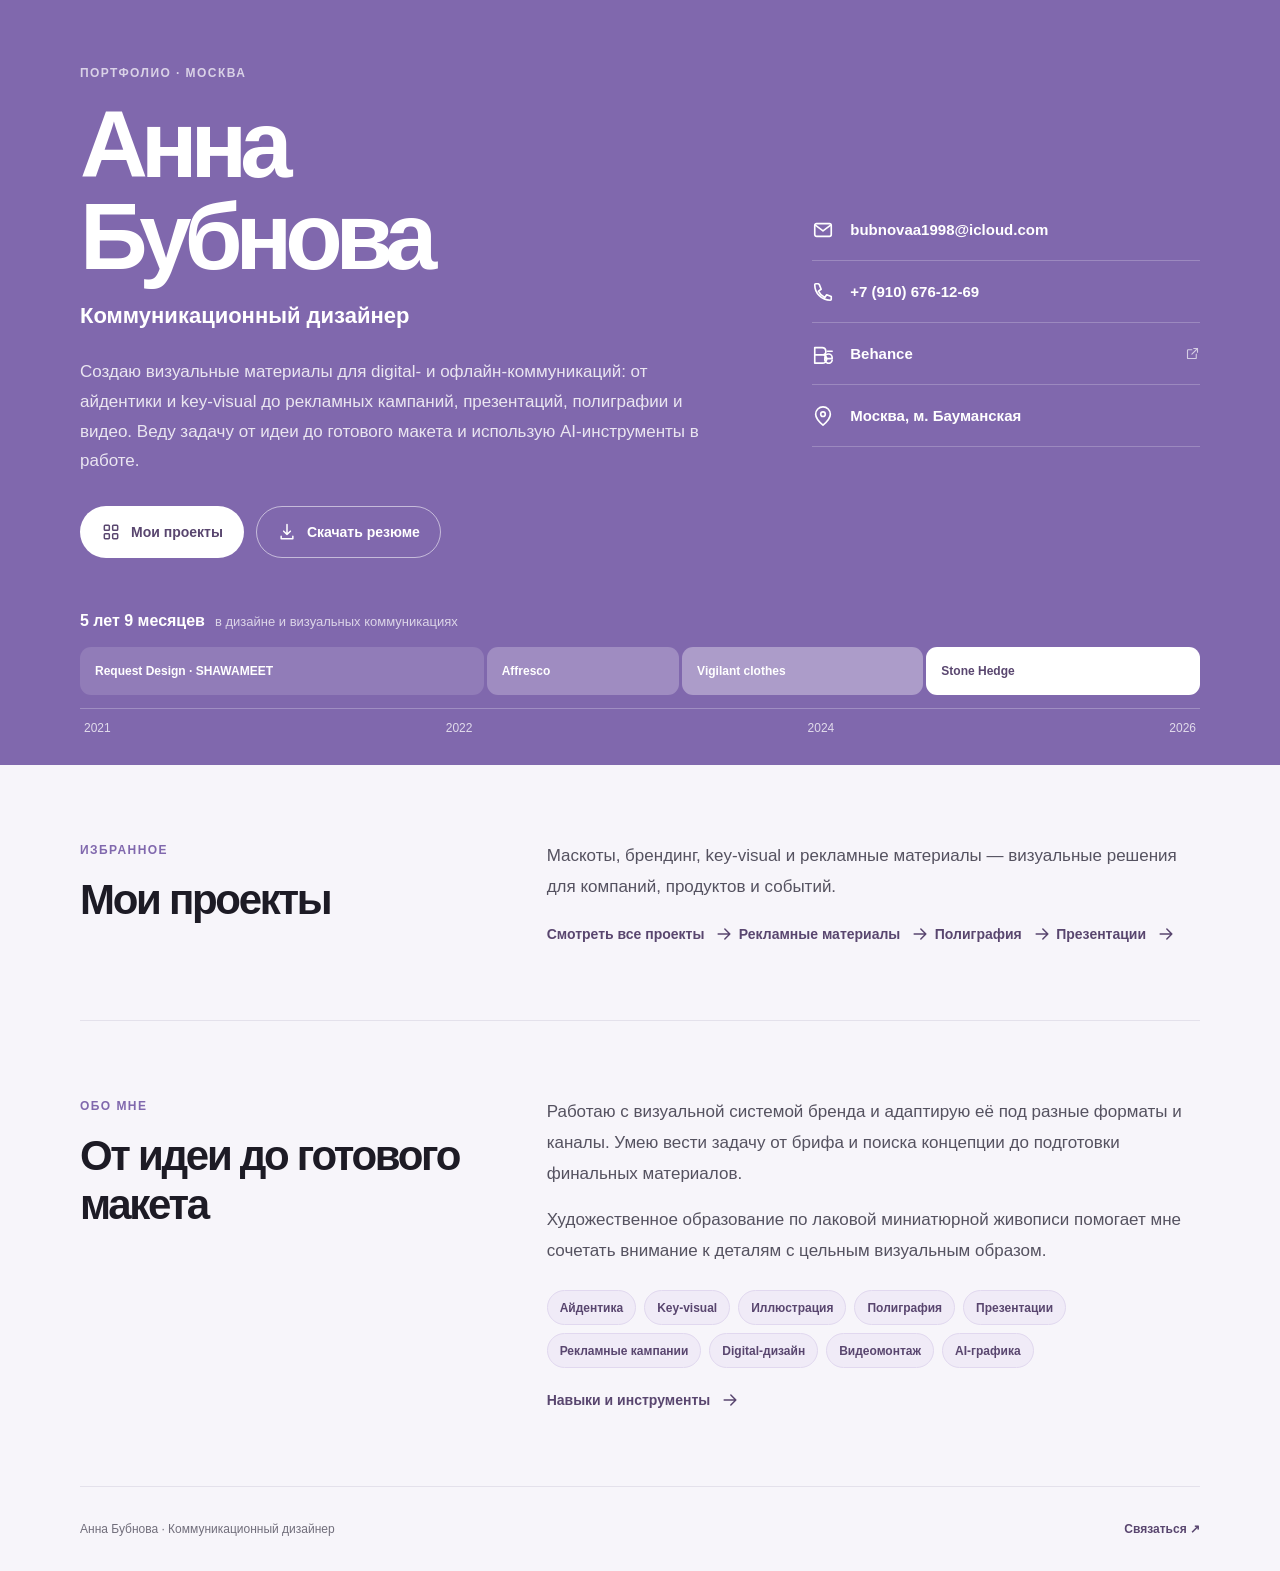
<file: index.html>
<!doctype html>
<html lang="ru">
  <head>
    <meta charset="utf-8">
    <meta name="viewport" content="width=device-width, initial-scale=1">
    <meta name="theme-color" content="#6541d2">
    <meta name="description" content="Анна Бубнова — коммуникационный и графический дизайнер. Айдентика, key-visual, digital- и печатные материалы.">
    <title>Анна Бубнова — коммуникационный дизайнер</title>
    <link rel="stylesheet" href="styles.css">
  </head>
  <body>
    <header class="hero">
      <div class="page-shell">
        <div class="hero-grid">
          <div class="hero-copy">
            <p class="eyebrow">Портфолио · Москва</p>
            <h1>Анна<br>Бубнова</h1>
            <p class="hero-role">Коммуникационный дизайнер</p>
            <p class="hero-intro">
              Создаю визуальные материалы для digital- и офлайн-коммуникаций: от айдентики и key-visual до рекламных кампаний, презентаций, полиграфии и видео. Веду задачу от идеи до готового макета и использую AI-инструменты в работе.
            </p>
            <div class="hero-actions">
              <a class="button button-light" href="projects.html">
                <svg aria-hidden="true" viewBox="0 0 24 24"><rect x="4" y="4" width="6" height="6" rx="1"/><rect x="14" y="4" width="6" height="6" rx="1"/><rect x="4" y="14" width="6" height="6" rx="1"/><rect x="14" y="14" width="6" height="6" rx="1"/></svg>
                Мои проекты
              </a>
              <a class="button button-outline" href="./Коммуникационный%20дизайнер.pdf" download>
                <svg aria-hidden="true" viewBox="0 0 24 24"><path d="M12 3v12m0 0 4-4m-4 4-4-4M5 17v3h14v-3"/></svg>
                Скачать резюме
              </a>
            </div>
          </div>

          <nav class="contact-list" aria-label="Контакты">
            <a href="mailto:bubnovaa1998@icloud.com">
              <svg aria-hidden="true" viewBox="0 0 24 24"><rect x="3" y="5" width="18" height="14" rx="2"/><path d="m4 7 8 6 8-6"/></svg>
              <span>bubnovaa1998@icloud.com</span>
            </a>
            <a href="tel:+79106761269">
              <svg aria-hidden="true" viewBox="0 0 24 24"><path d="M7 3H4a1 1 0 0 0-1 1c0 9.4 7.6 17 17 17a1 1 0 0 0 1-1v-3l-5-2-2 3a15 15 0 0 1-7-7l3-2-2-5Z"/></svg>
              <span>+7 (910) 676-12-69</span>
            </a>
            <a href="https://www.behance.net/annkadmium" target="_blank" rel="noreferrer">
              <svg aria-hidden="true" viewBox="0 0 24 24"><path d="M3 5h8a4 4 0 0 1 1 7.9A4.5 4.5 0 0 1 11 22H3zM3 13h8m6-4h5m-8 7a4 4 0 0 1 8 0v1h-8a4 4 0 0 0 8 2"/></svg>
              <span>Behance</span>
              <svg class="external-icon" aria-hidden="true" viewBox="0 0 24 24"><path d="M14 4h6v6m0-6-9 9"/><path d="M18 13v6a1 1 0 0 1-1 1H5a1 1 0 0 1-1-1V7a1 1 0 0 1 1-1h6"/></svg>
            </a>
            <div class="contact-location">
              <svg aria-hidden="true" viewBox="0 0 24 24"><path d="M20 10c0 5-8 12-8 12S4 15 4 10a8 8 0 1 1 16 0Z"/><circle cx="12" cy="10" r="2.5"/></svg>
              <span>Москва, м. Бауманская</span>
            </div>
          </nav>
        </div>

        <div class="hero-foot">
          <div class="experience-label">
            <strong>5 лет 9 месяцев</strong>
            <span>в дизайне и визуальных коммуникациях</span>
          </div>
          <div class="career-track" aria-label="Опыт работы: Request Design, Shawameet, Affresco, Vigilant clothes, Stone Hedge">
            <span class="career-segment career-segment-one">Request Design · SHAWAMEET</span>
            <span class="career-segment career-segment-two">Affresco</span>
            <span class="career-segment career-segment-three">Vigilant clothes</span>
            <span class="career-segment career-segment-four">Stone Hedge</span>
          </div>
          <div class="career-years" aria-hidden="true">
            <span>2021</span><span>2022</span><span>2024</span><span>2026</span>
          </div>
        </div>
      </div>
    </header>

    <main>
      <section class="section page-shell project-invitation" aria-labelledby="projects-heading">
        <div class="section-heading">
          <p class="eyebrow eyebrow-dark">Избранное</p>
          <h2 id="projects-heading">Мои проекты</h2>
        </div>
        <div class="invitation-copy">
          <p>Маскоты, брендинг, key-visual и рекламные материалы — визуальные решения для компаний, продуктов и событий.</p>
          <a class="text-link" href="projects.html">
            Смотреть все проекты
            <svg aria-hidden="true" viewBox="0 0 24 24"><path d="M5 12h14m-6-6 6 6-6 6"/></svg>
          </a>
          <a class="text-link" href="advertising-case.html">
            Рекламные материалы
            <svg aria-hidden="true" viewBox="0 0 24 24"><path d="M5 12h14m-6-6 6 6-6 6"/></svg>
          </a>
          <a class="text-link" href="print-case.html">
            Полиграфия
            <svg aria-hidden="true" viewBox="0 0 24 24"><path d="M5 12h14m-6-6 6 6-6 6"/></svg>
          </a>
          <a class="text-link" href="presentations-case.html">
            Презентации
            <svg aria-hidden="true" viewBox="0 0 24 24"><path d="M5 12h14m-6-6 6 6-6 6"/></svg>
          </a>
        </div>
      </section>

      <section class="section page-shell profile-section" aria-labelledby="approach-heading">
        <div class="section-heading">
          <p class="eyebrow eyebrow-dark">Обо мне</p>
          <h2 id="approach-heading">От идеи до готового макета</h2>
        </div>
        <div class="profile-copy">
          <p>Работаю с визуальной системой бренда и адаптирую её под разные форматы и каналы. Умею вести задачу от брифа и поиска концепции до подготовки финальных материалов.</p>
          <p>Художественное образование по лаковой миниатюрной живописи помогает мне сочетать внимание к деталям с цельным визуальным образом.</p>
          <div class="tag-list" aria-label="Ключевые навыки">
            <span>Айдентика</span><span>Key-visual</span><span>Иллюстрация</span>
            <span>Полиграфия</span><span>Презентации</span><span>Рекламные кампании</span>
            <span>Digital-дизайн</span><span>Видеомонтаж</span><span>AI-графика</span>
          </div>
          <a class="text-link" href="projects.html#skills">
            Навыки и инструменты
            <svg aria-hidden="true" viewBox="0 0 24 24"><path d="M5 12h14m-6-6 6 6-6 6"/></svg>
          </a>
        </div>
      </section>
    </main>

    <footer class="site-footer">
      <div class="page-shell footer-inner">
        <span>Анна Бубнова · Коммуникационный дизайнер</span>
        <a href="mailto:bubnovaa1998@icloud.com">Связаться <span aria-hidden="true">↗</span></a>
      </div>
    </footer>
  </body>
</html>
</file>
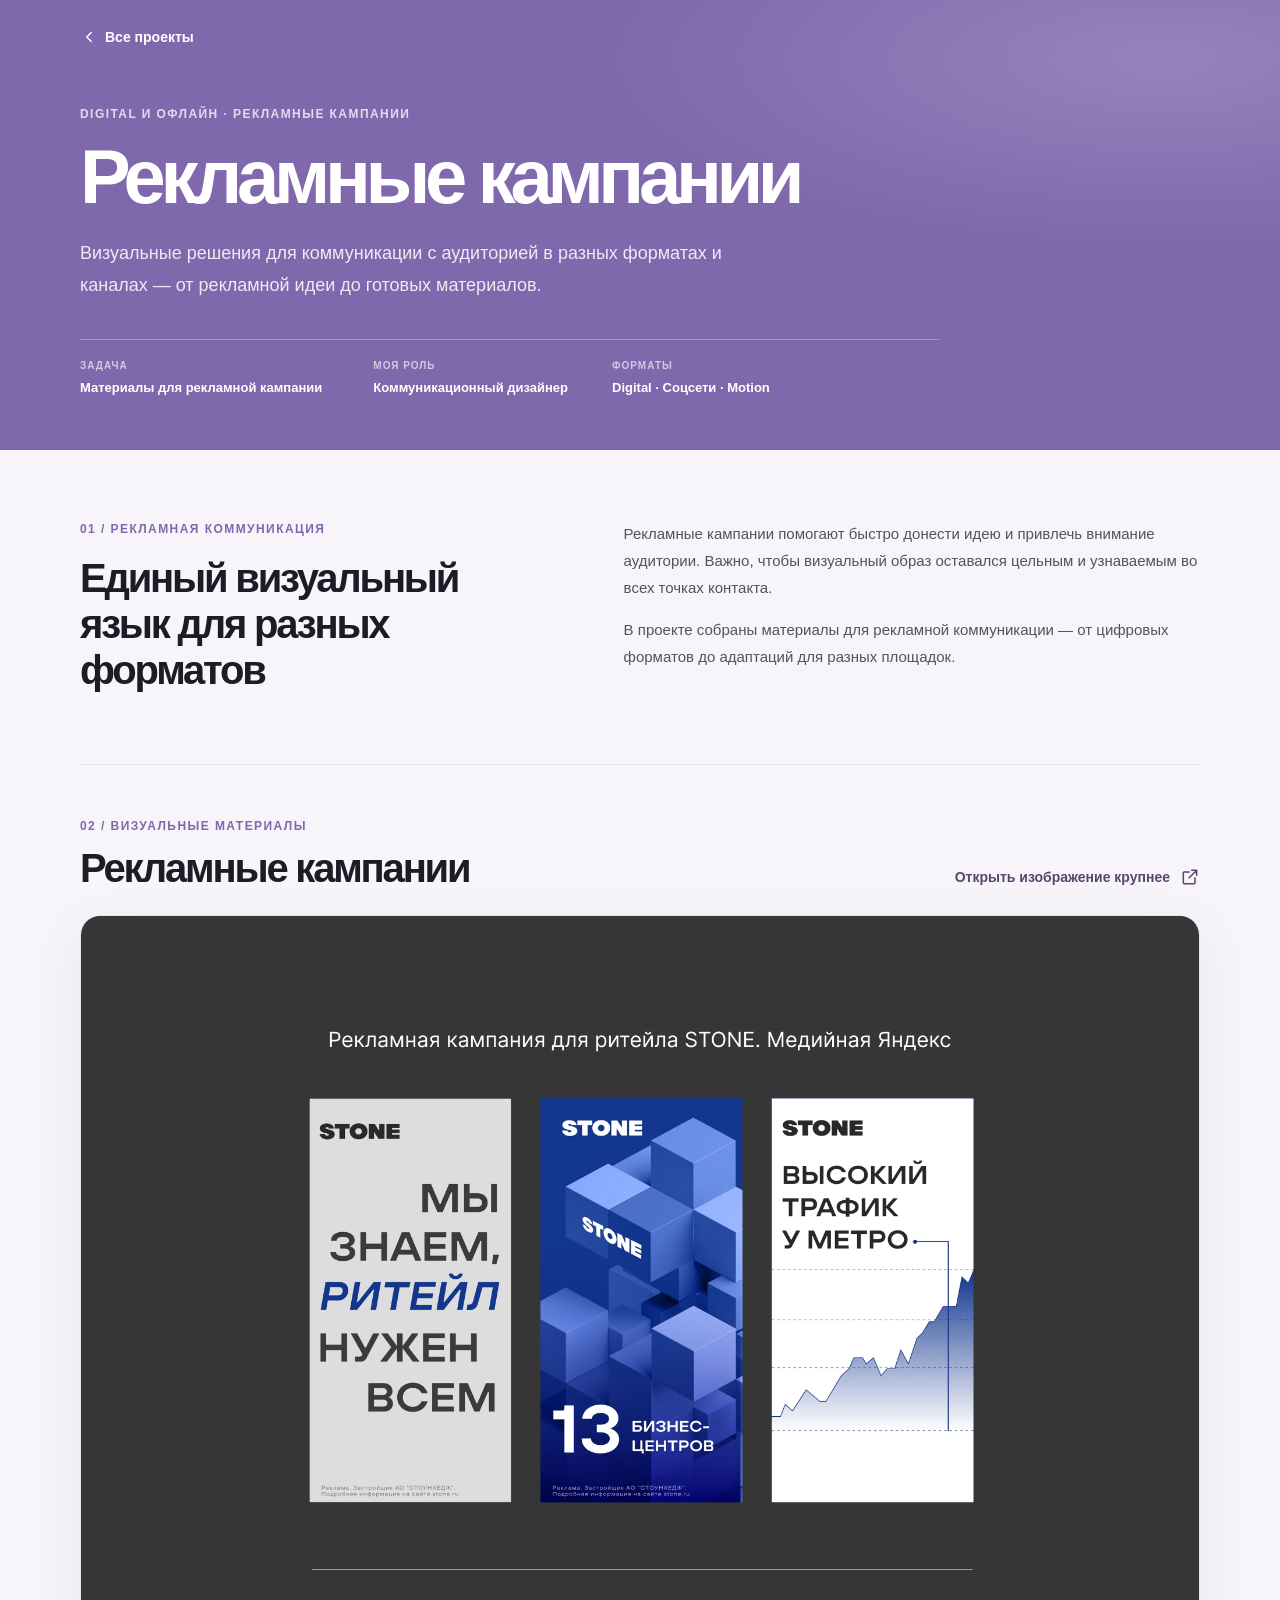
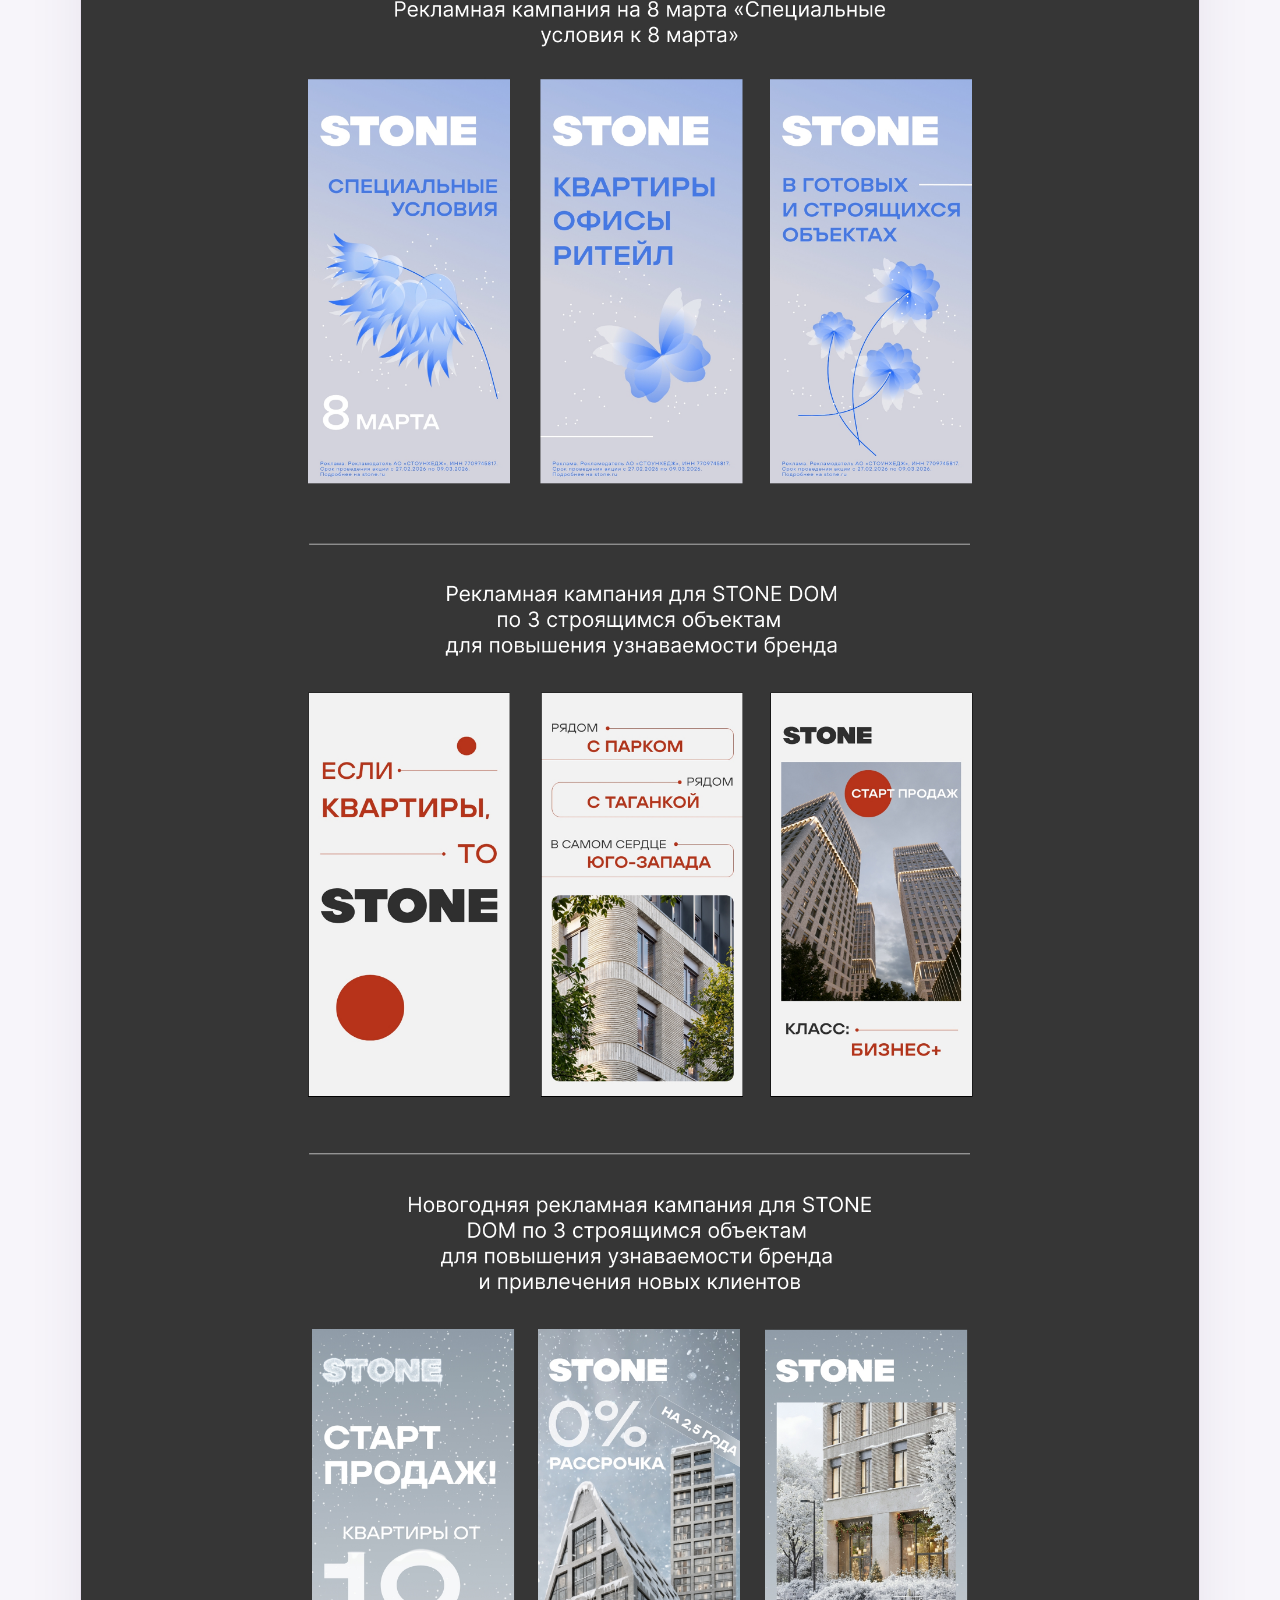
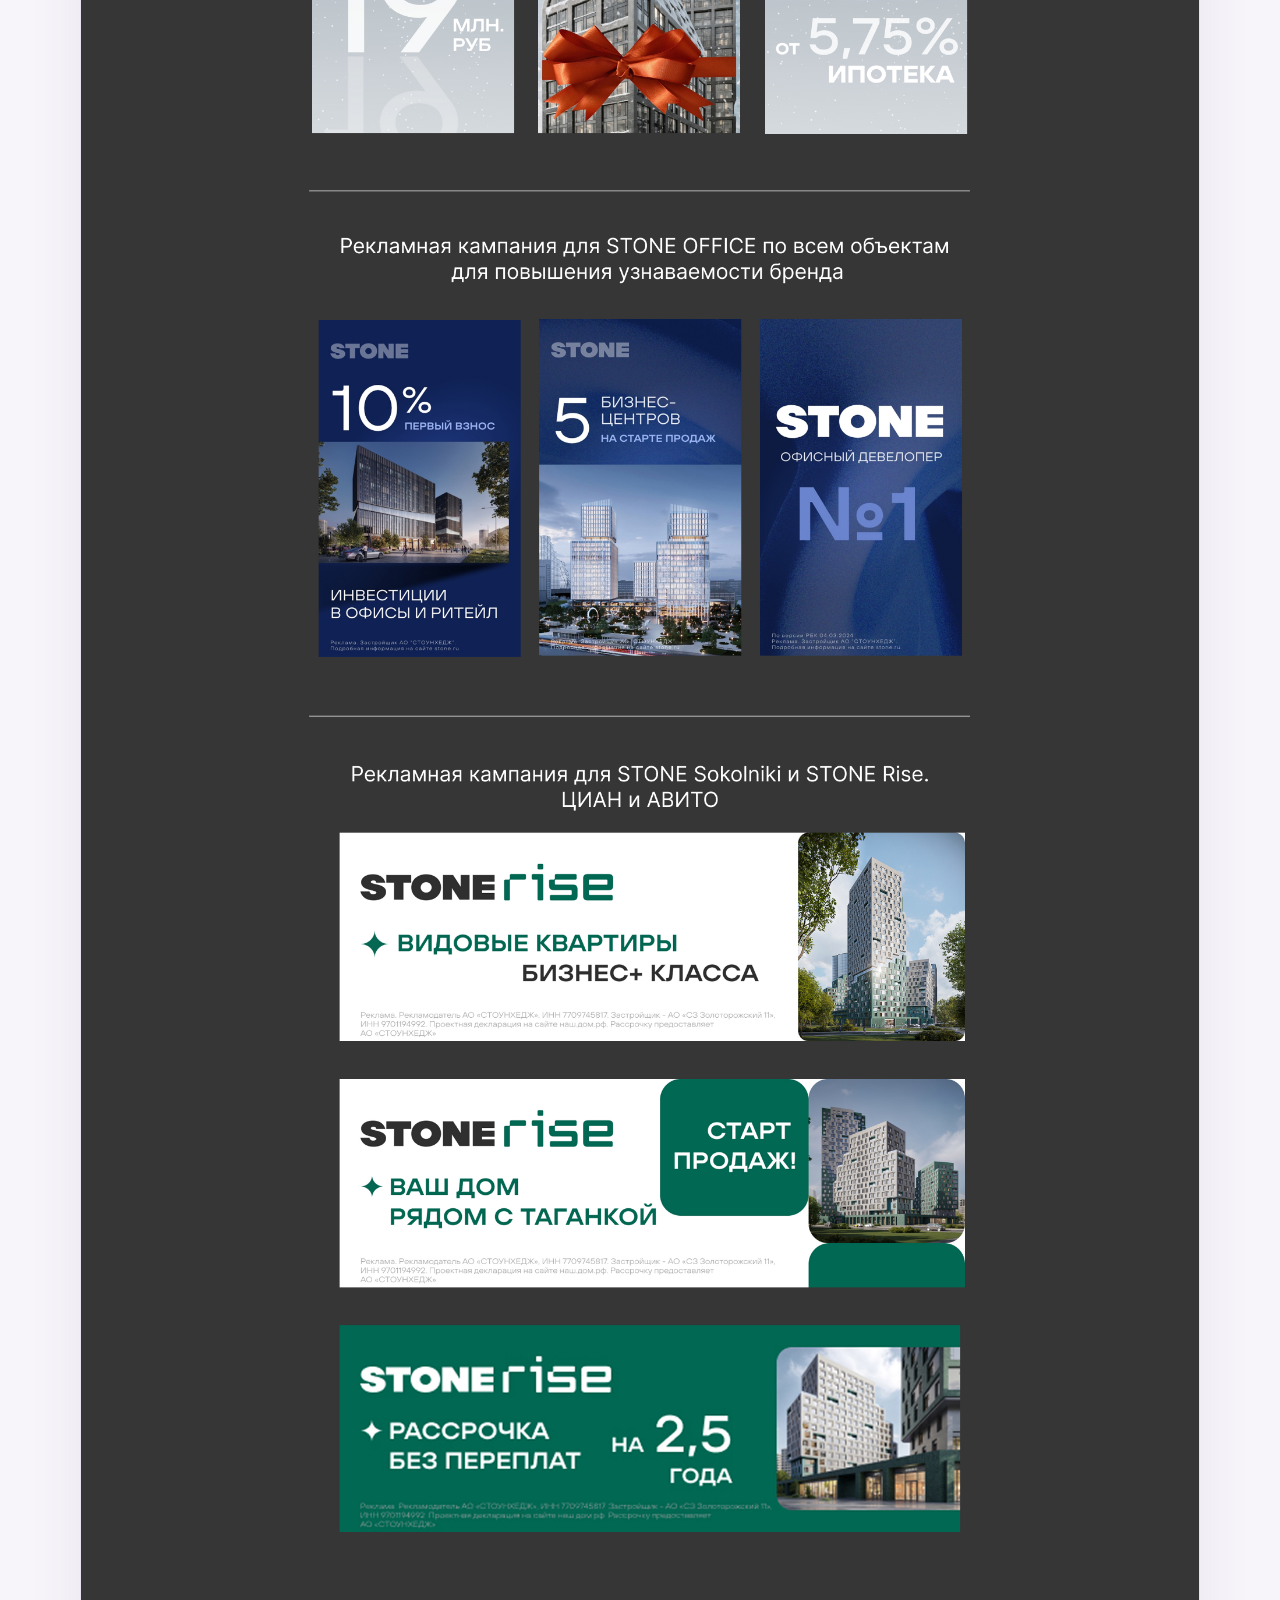
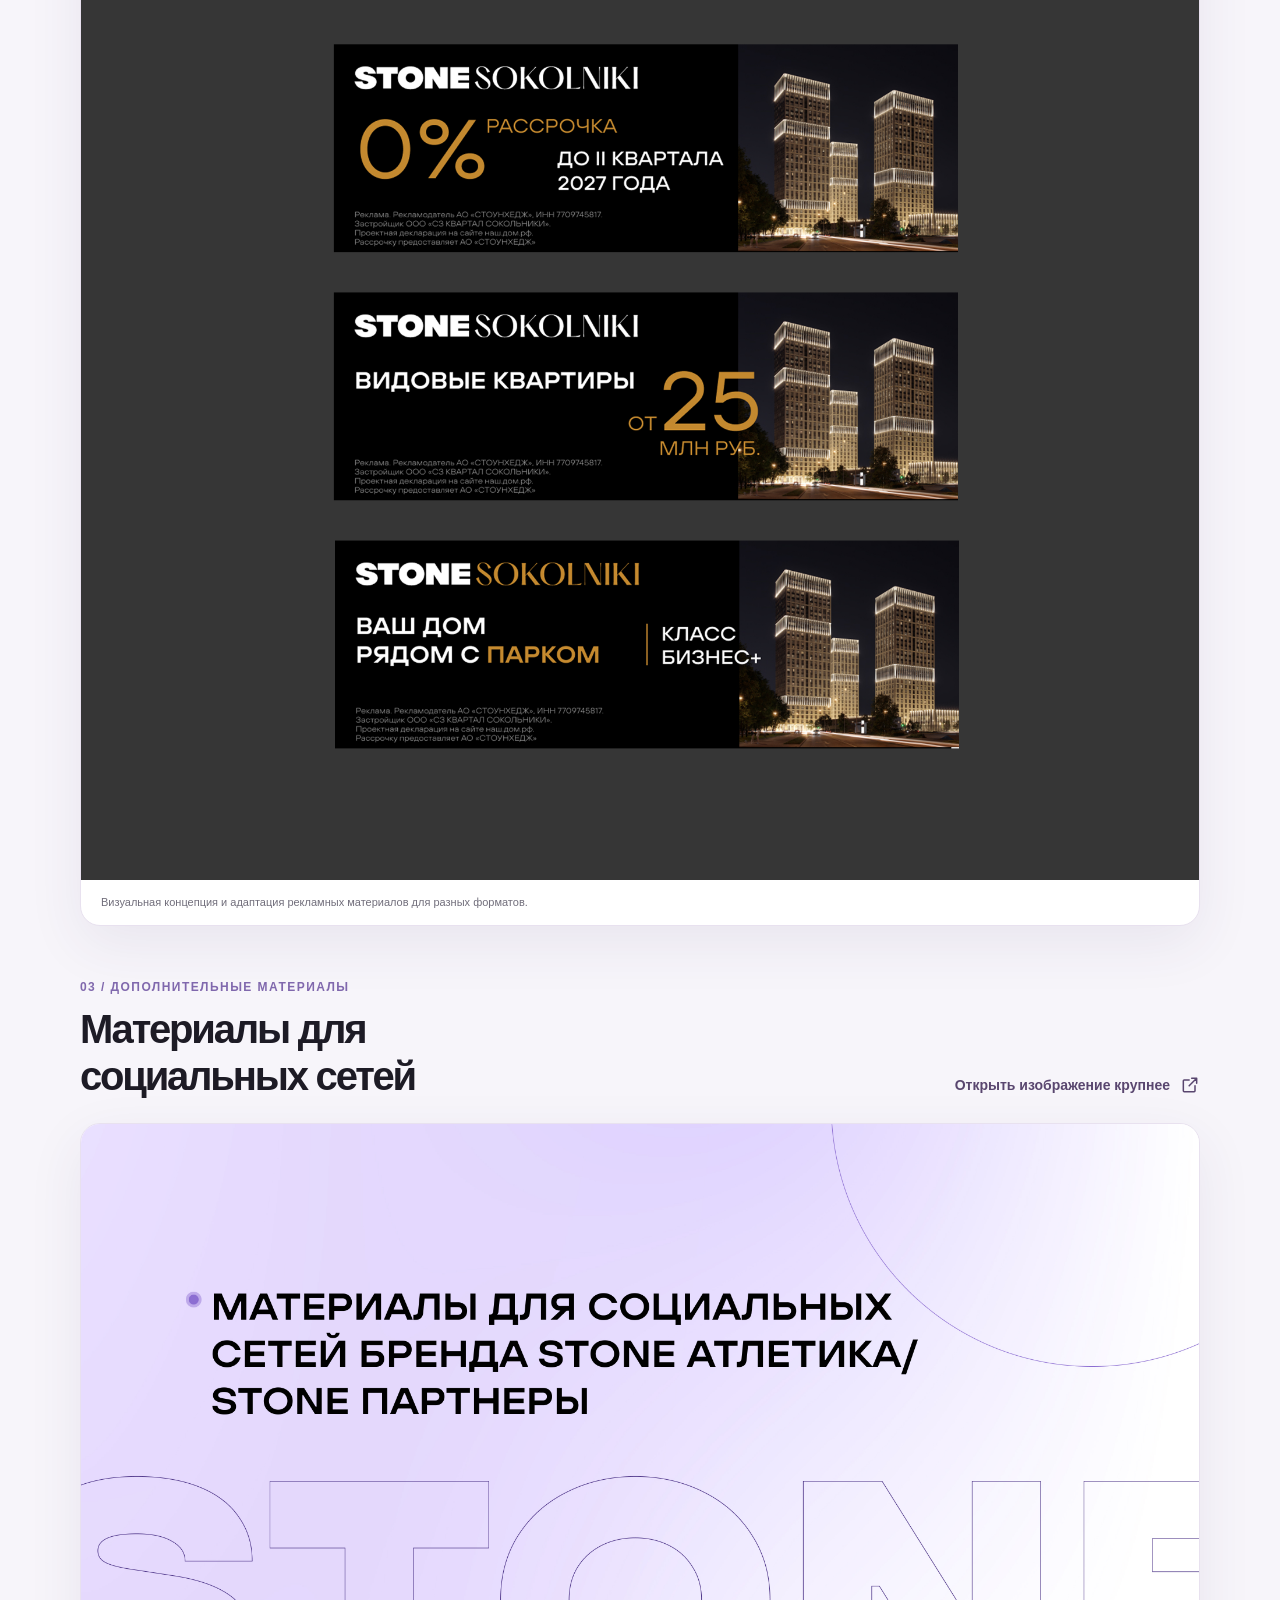
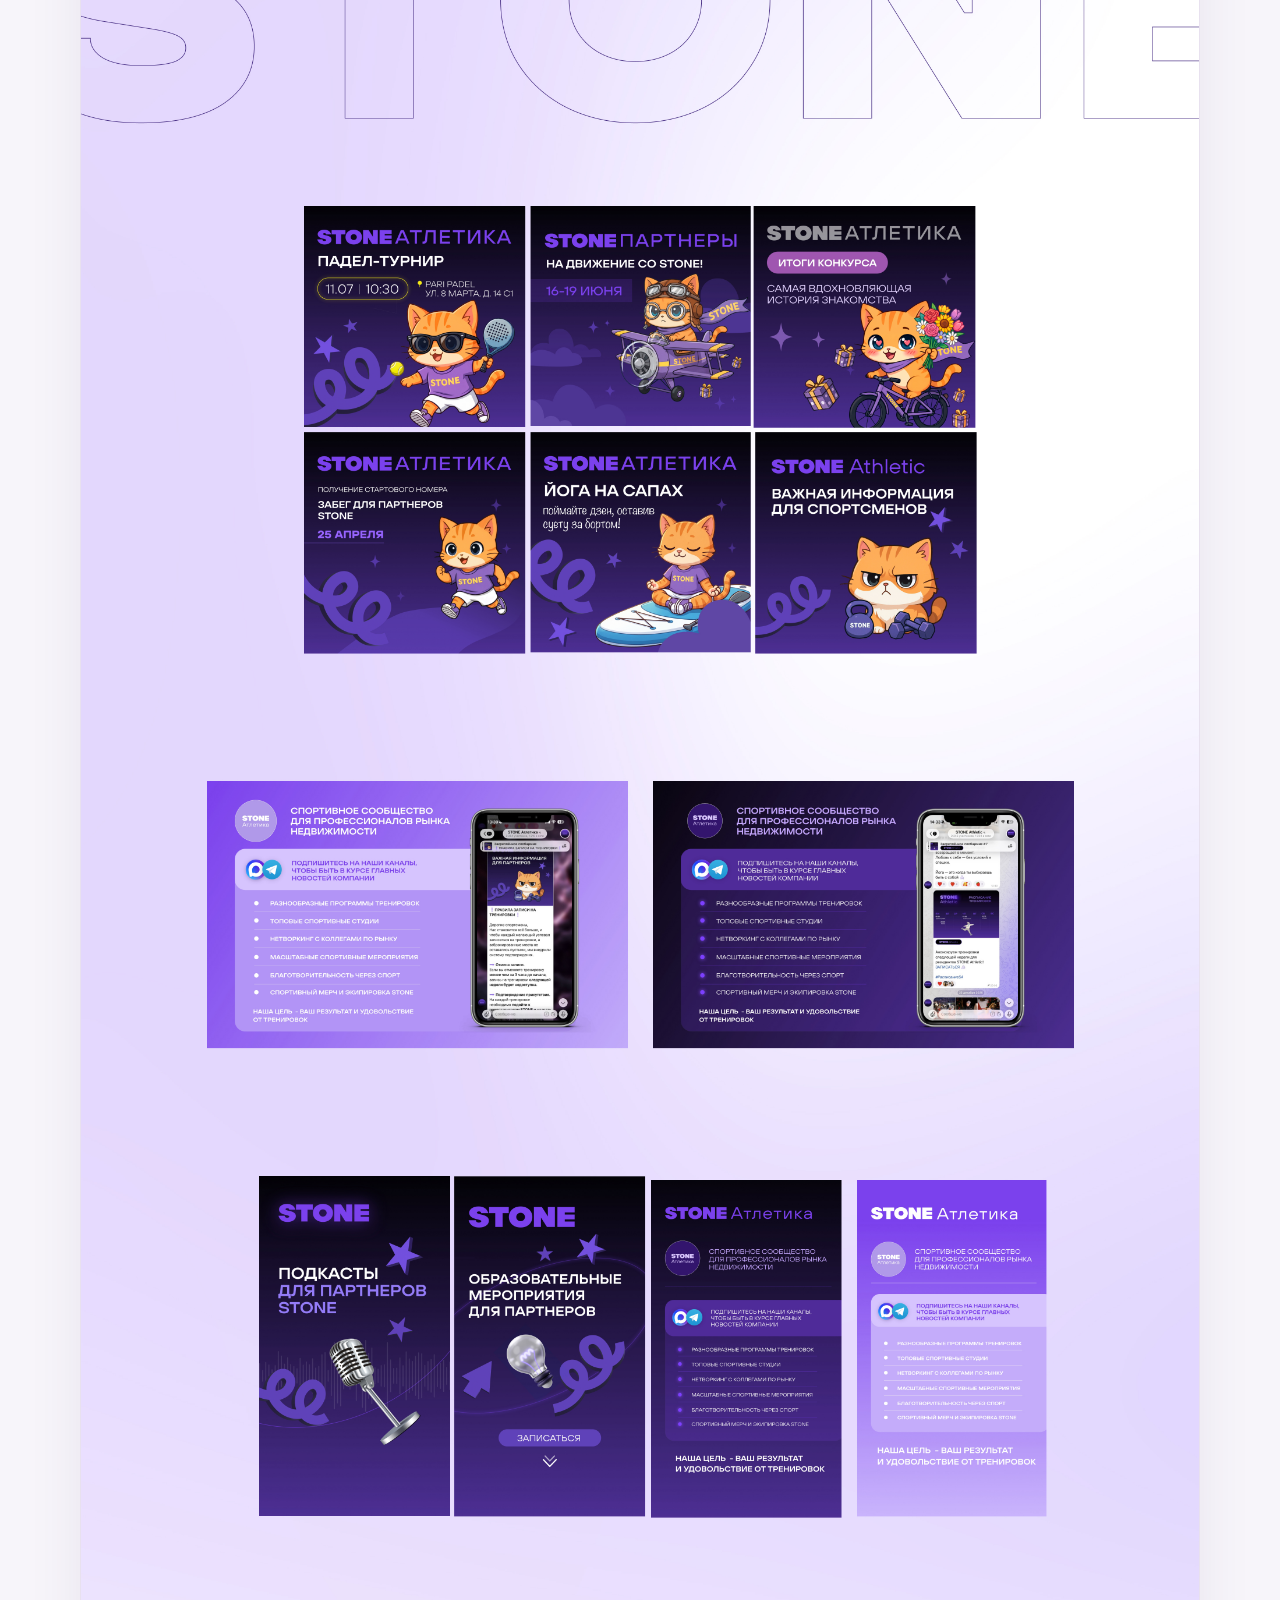
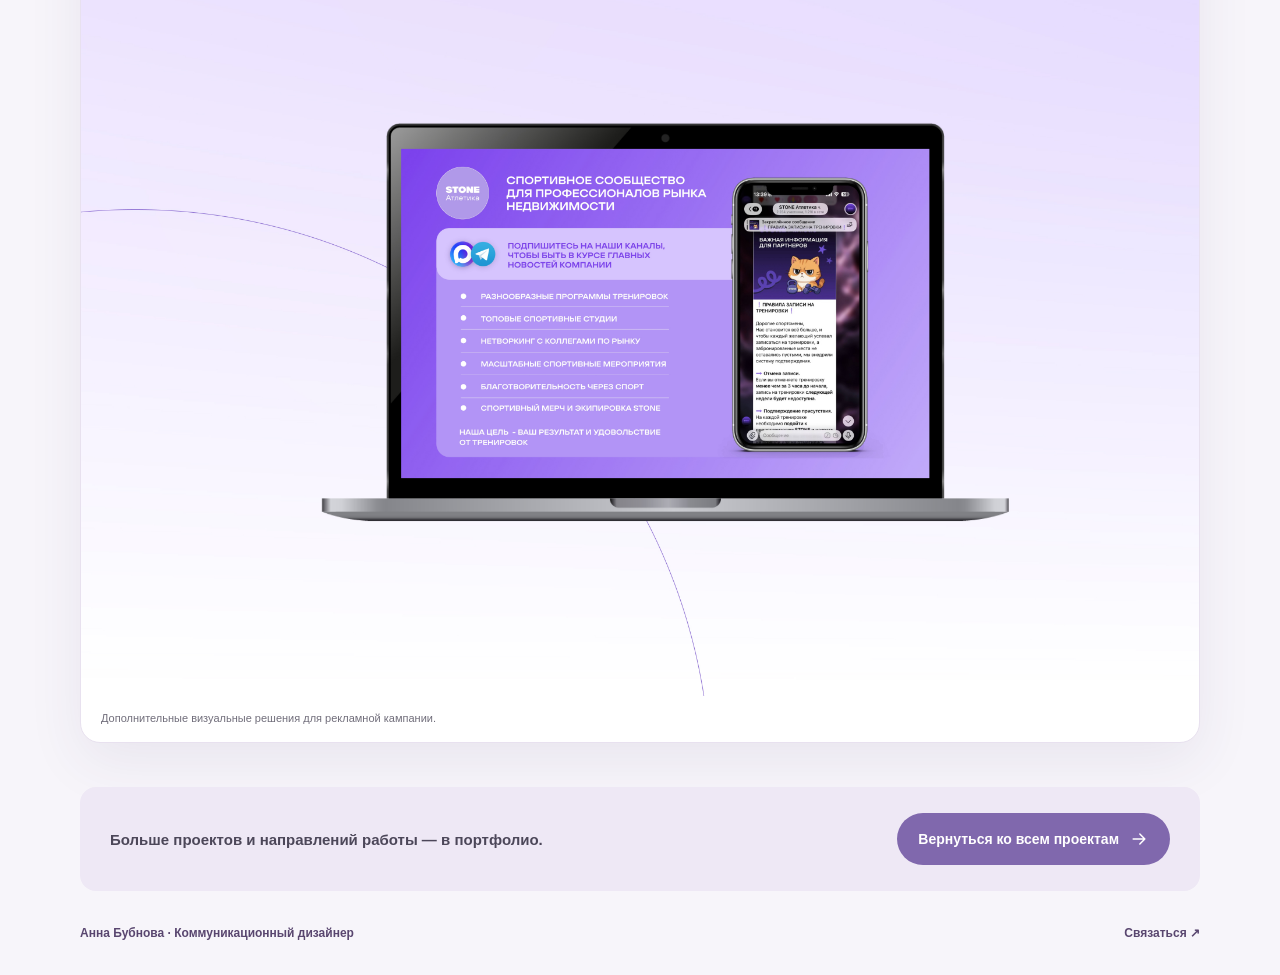
<file: advertising-case.html>
<!doctype html>
<html lang="ru">
  <head>
    <meta charset="utf-8">
    <meta name="viewport" content="width=device-width, initial-scale=1">
    <meta name="theme-color" content="#8068ad">
    <meta name="description" content="Рекламные кампании Анны Бубновой: визуальные решения для digital- и офлайн-коммуникаций.">
    <title>Рекламные кампании — Анна Бубнова</title>
    <link rel="stylesheet" href="styles.css">
  </head>
  <body>
    <header class="case-hero">
      <div class="page-shell">
        <a class="back-link" href="projects.html#advertising">
          <svg aria-hidden="true" viewBox="0 0 24 24"><path d="m15 18-6-6 6-6"/></svg>
          Все проекты
        </a>
        <div class="case-hero-copy">
          <p class="eyebrow">Digital и офлайн · Рекламные кампании</p>
          <h1>Рекламные кампании</h1>
          <p class="case-lead">Визуальные решения для коммуникации с аудиторией в разных форматах и каналах — от рекламной идеи до готовых материалов.</p>
          <div class="case-meta" aria-label="О проекте">
            <div><span>Задача</span><strong>Материалы для рекламной кампании</strong></div>
            <div><span>Моя роль</span><strong>Коммуникационный дизайнер</strong></div>
            <div><span>Форматы</span><strong>Digital · Соцсети · Motion</strong></div>
          </div>
        </div>
      </div>
    </header>

    <main>
      <section class="page-shell case-intro" aria-labelledby="case-task-heading">
        <div>
          <p class="eyebrow eyebrow-dark">01 / Рекламная коммуникация</p>
          <h2 id="case-task-heading">Единый визуальный язык для разных форматов</h2>
        </div>
        <div class="case-intro-copy">
          <p>Рекламные кампании помогают быстро донести идею и привлечь внимание аудитории. Важно, чтобы визуальный образ оставался цельным и узнаваемым во всех точках контакта.</p>
          <p>В проекте собраны материалы для рекламной коммуникации — от цифровых форматов до адаптаций для разных площадок.</p>
        </div>
      </section>

      <section class="page-shell case-art-section" aria-labelledby="case-art-heading">
        <div class="case-art-heading">
          <div>
            <p class="eyebrow eyebrow-dark">02 / Визуальные материалы</p>
            <h2 id="case-art-heading">Рекламные кампании</h2>
          </div>
          <a class="text-link" href="Slide_16_9_-_5_1.jpg" target="_blank" rel="noreferrer">
            Открыть изображение крупнее
            <svg aria-hidden="true" viewBox="0 0 24 24"><path d="M14 4h6v6m0-6-9 9"/><path d="M18 13v6a1 1 0 0 1-1 1H5a1 1 0 0 1-1-1V7a1 1 0 0 1 1-1h6"/></svg>
          </a>
        </div>
        <figure class="case-artwork">
          <img
            src="Slide_16_9_-_5_1.jpg"
            alt="Подборка рекламных материалов для digital- и офлайн-коммуникаций."
            width="3840"
            height="16362"
            fetchpriority="high"
          >
          <figcaption>Визуальная концепция и адаптация рекламных материалов для разных форматов.</figcaption>
        </figure>
      </section>

      <section class="page-shell case-art-section" aria-labelledby="case-art-additional-heading">
        <div class="case-art-heading">
          <div>
            <p class="eyebrow eyebrow-dark">03 / Дополнительные материалы</p>
            <h2 id="case-art-additional-heading">Материалы для социальных сетей</h2>
          </div>
          <a class="text-link" href="Slide_16_9_-_12_1.jpg" target="_blank" rel="noreferrer">
            Открыть изображение крупнее
            <svg aria-hidden="true" viewBox="0 0 24 24"><path d="M14 4h6v6m0-6-9 9"/><path d="M18 13v6a1 1 0 0 1-1 1H5a1 1 0 0 1-1-1V7a1 1 0 0 1 1-1h6"/></svg>
          </a>
        </div>
        <figure class="case-artwork">
          <img
            src="Slide_16_9_-_12_1.jpg"
            alt="Дополнительные рекламные материалы для кампании."
            width="3840"
            height="9522"
            loading="lazy"
          >
          <figcaption>Дополнительные визуальные решения для рекламной кампании.</figcaption>
        </figure>
      </section>

      <section class="page-shell case-outro" aria-label="Другие проекты">
        <p>Больше проектов и направлений работы — в портфолио.</p>
        <a class="button button-lilac" href="projects.html#advertising">
          Вернуться ко всем проектам
          <svg aria-hidden="true" viewBox="0 0 24 24"><path d="M5 12h14m-6-6 6 6-6 6"/></svg>
        </a>
      </section>
    </main>

    <footer class="site-footer">
      <div class="page-shell footer-inner">
        <a href="index.html">Анна Бубнова · Коммуникационный дизайнер</a>
        <a href="mailto:bubnovaa1998@icloud.com">Связаться <span aria-hidden="true">↗</span></a>
      </div>
    </footer>
  </body>
</html>
</file>
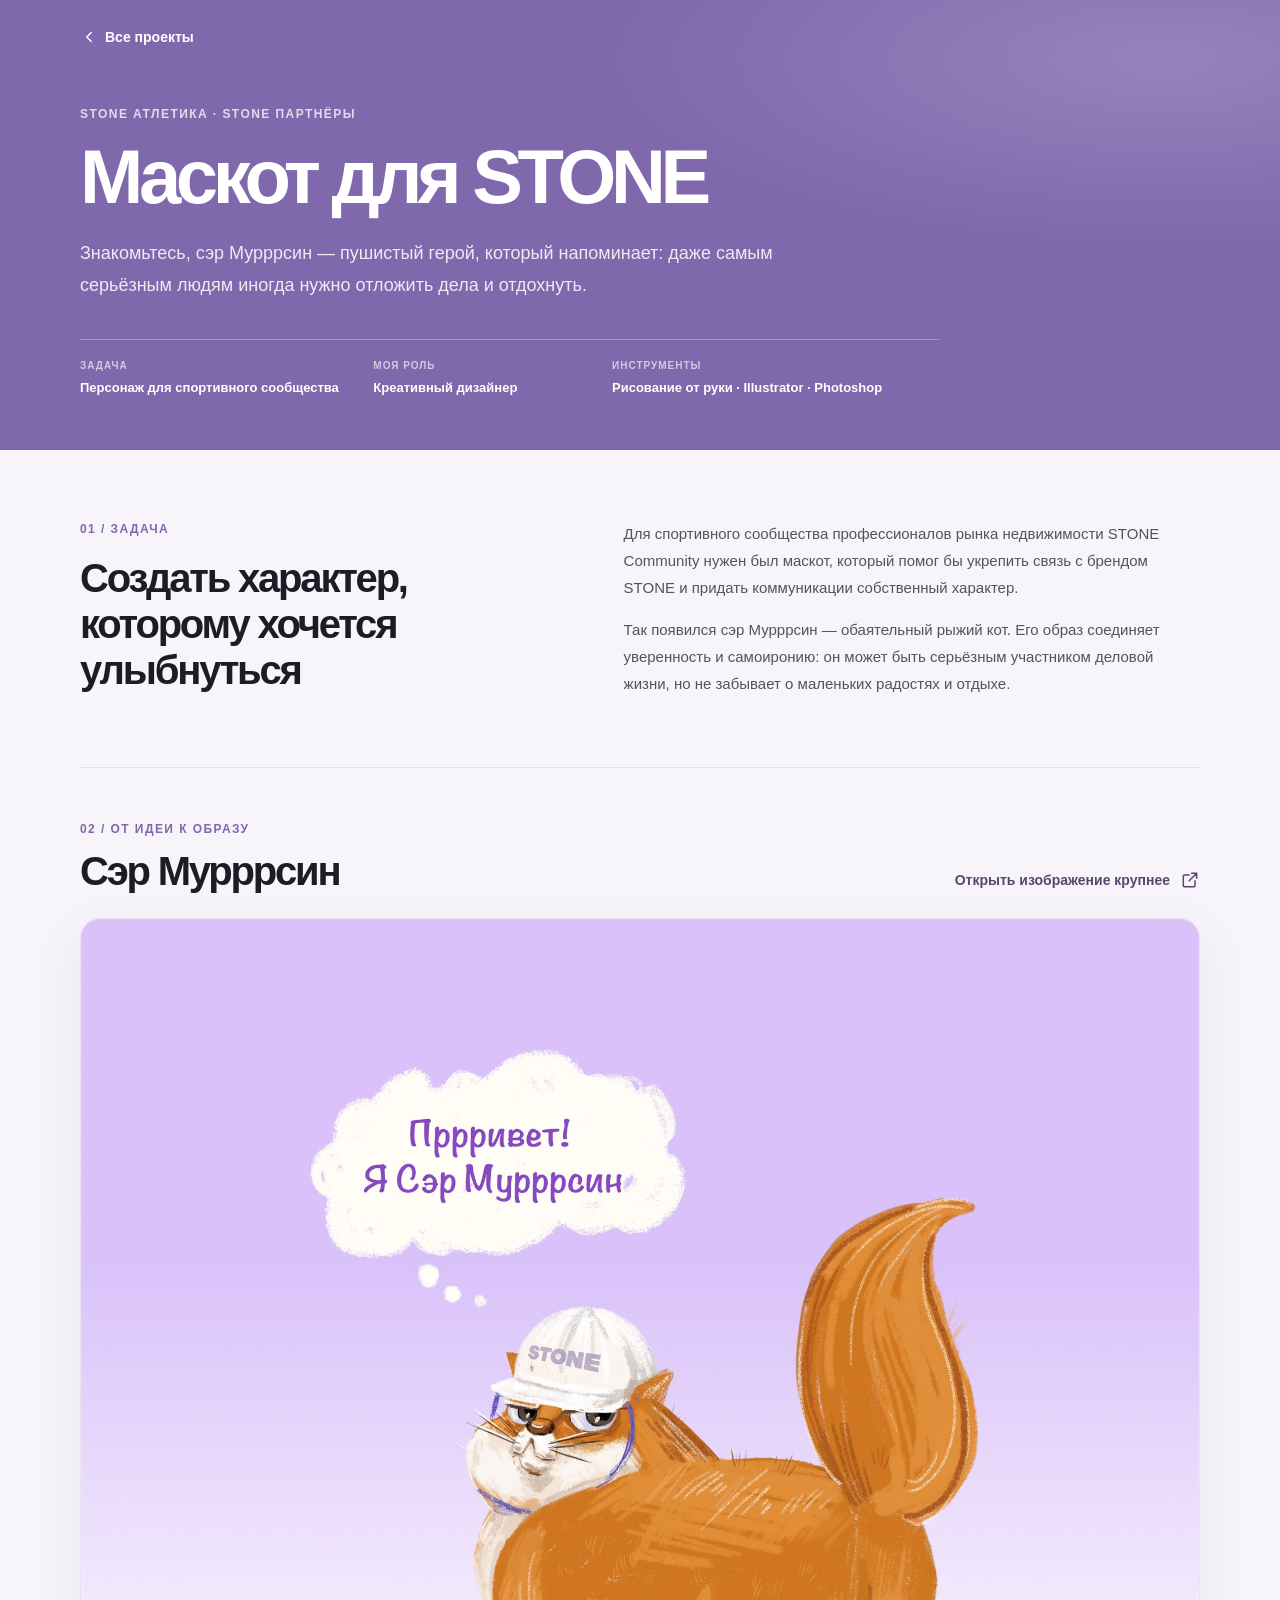
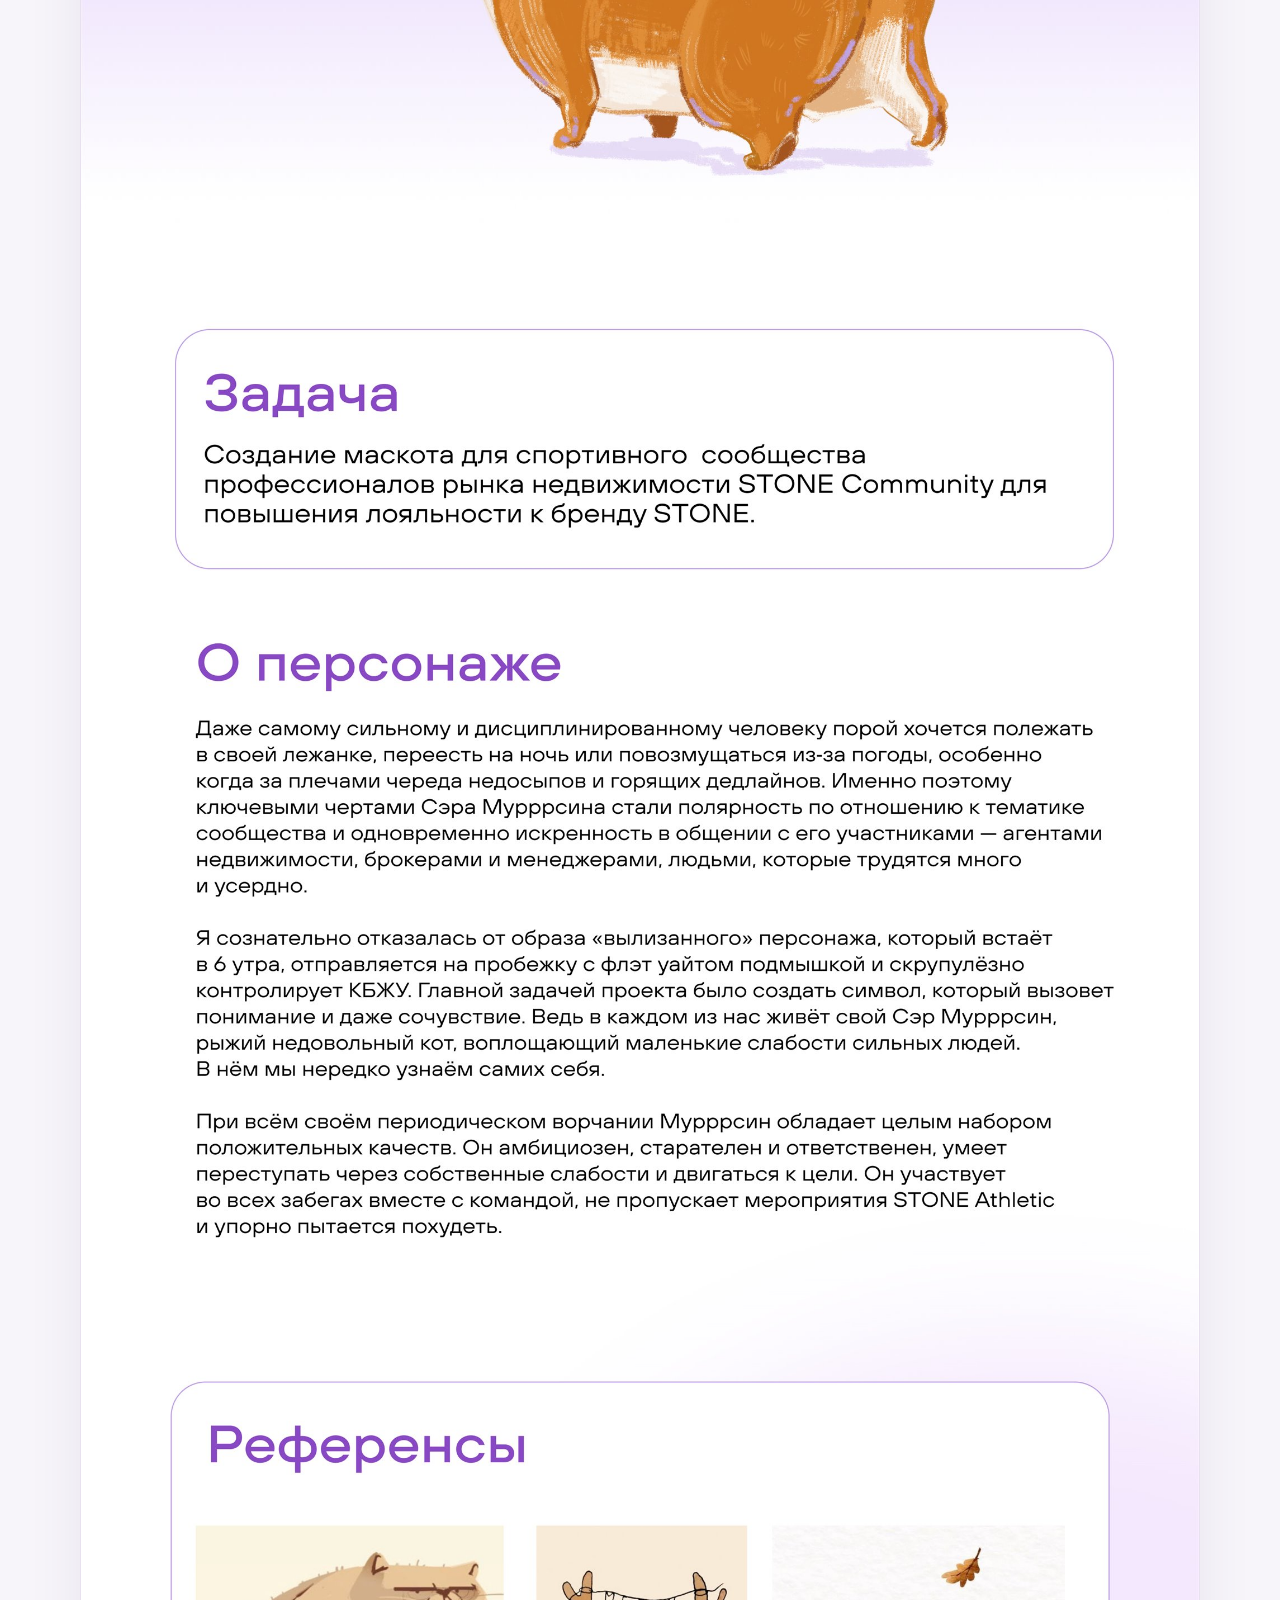
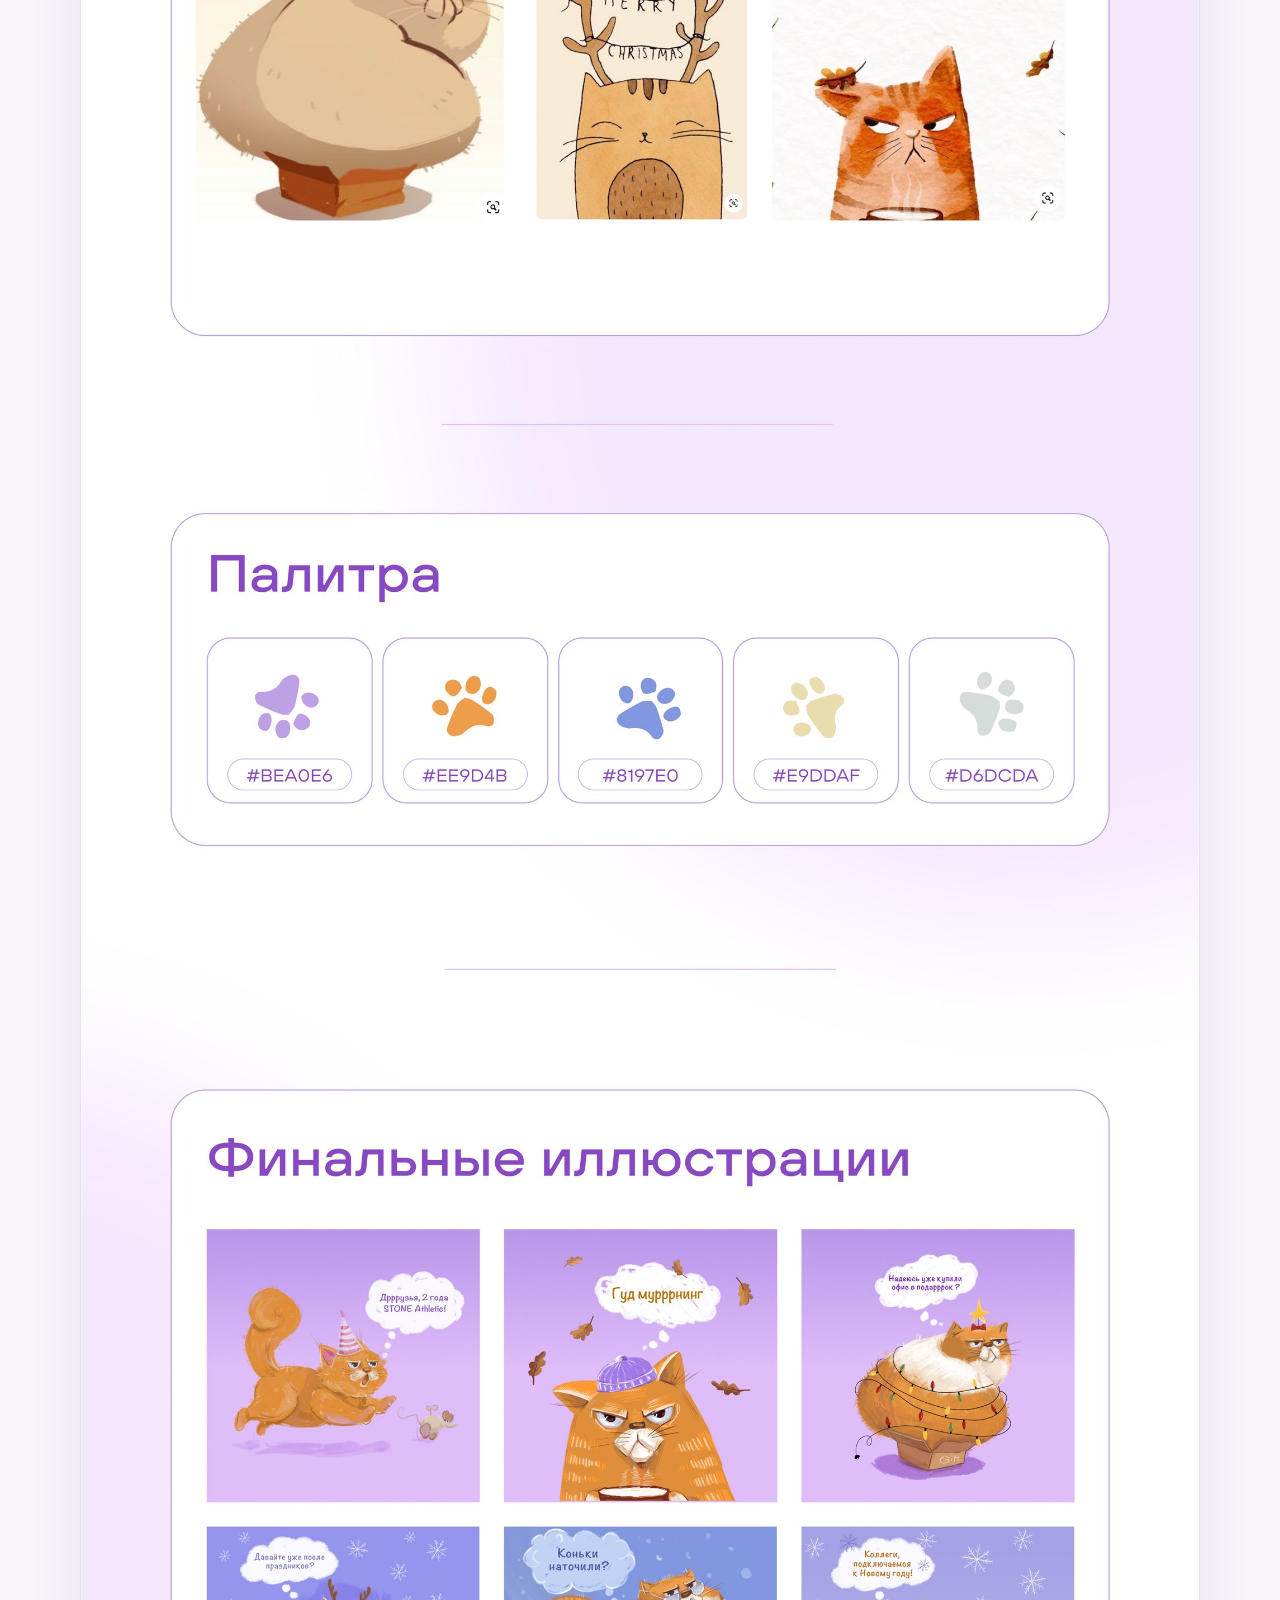
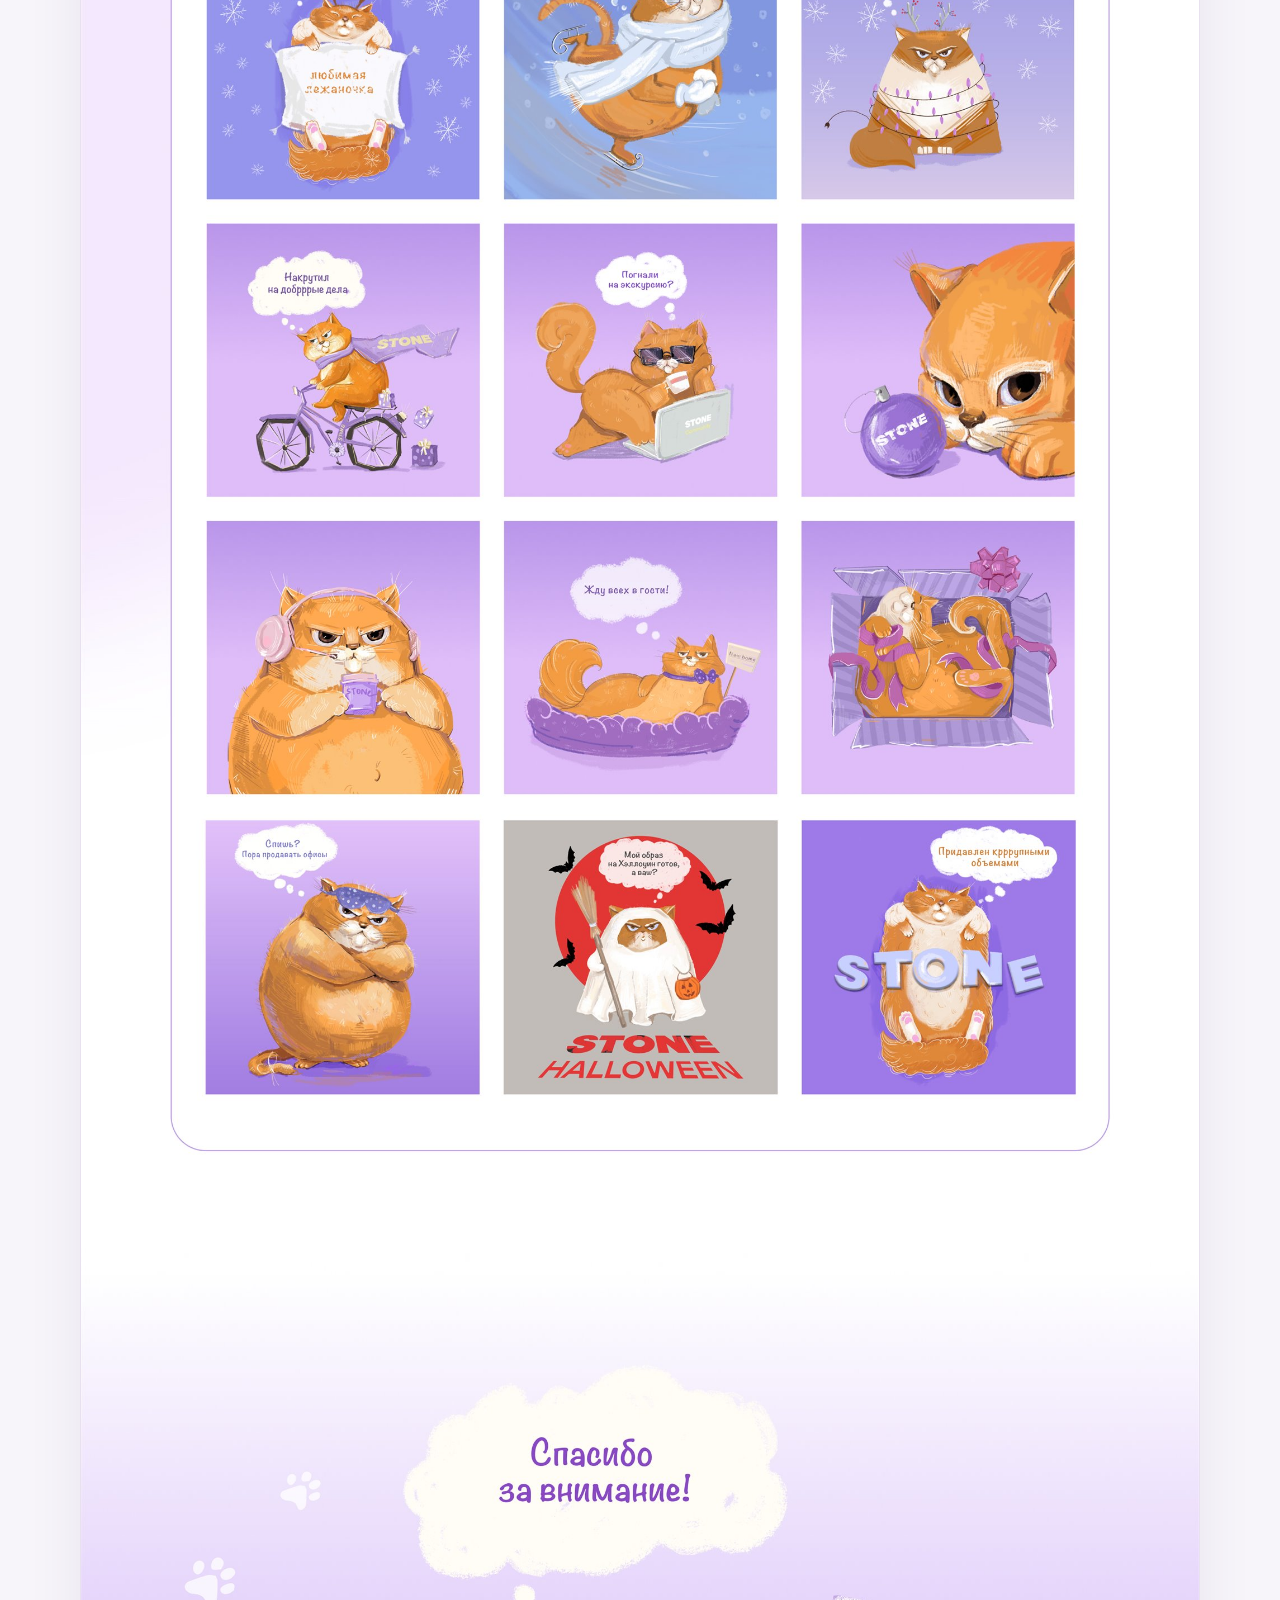
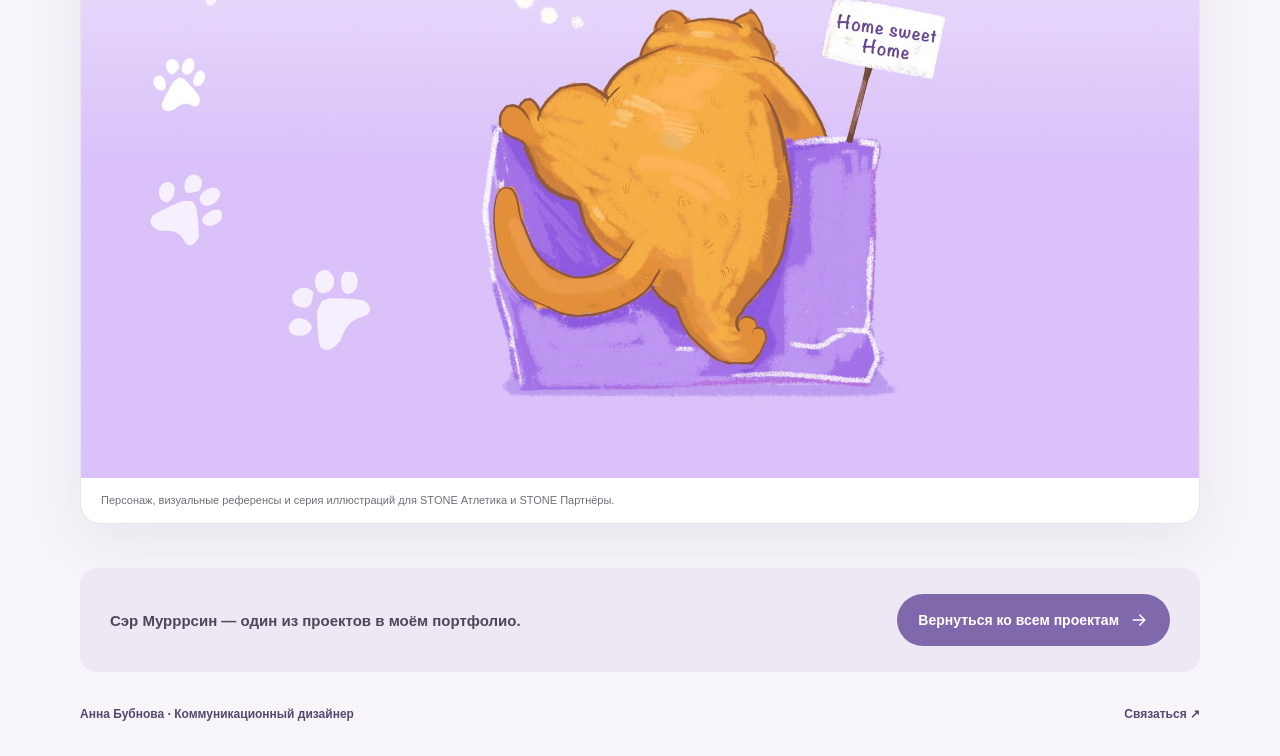
<file: mascot-case.html>
<!doctype html>
<html lang="ru">
  <head>
    <meta charset="utf-8">
    <meta name="viewport" content="width=device-width, initial-scale=1">
    <meta name="theme-color" content="#8068ad">
    <meta name="description" content="Кейс Анны Бубновой: разработка маскота Сэра Мурррсина для направлений STONE Атлетика и STONE Партнёры.">
    <title>Маскот для STONE — Анна Бубнова</title>
    <link rel="stylesheet" href="styles.css">
  </head>
  <body>
    <header class="case-hero">
      <div class="page-shell">
        <a class="back-link" href="projects.html#mascot">
          <svg aria-hidden="true" viewBox="0 0 24 24"><path d="m15 18-6-6 6-6"/></svg>
          Все проекты
        </a>
        <div class="case-hero-copy">
          <p class="eyebrow">STONE Атлетика · STONE Партнёры</p>
          <h1>Маскот для STONE</h1>
          <p class="case-lead">Знакомьтесь, сэр Мурррсин — пушистый герой, который напоминает: даже самым серьёзным людям иногда нужно отложить дела и отдохнуть.</p>
          <div class="case-meta" aria-label="О проекте">
            <div><span>Задача</span><strong>Персонаж для спортивного сообщества</strong></div>
            <div><span>Моя роль</span><strong>Креативный дизайнер</strong></div>
            <div><span>Инструменты</span><strong>Рисование от руки · Illustrator · Photoshop</strong></div>
          </div>
        </div>
      </div>
    </header>

    <main>
      <section class="page-shell case-intro" aria-labelledby="case-task-heading">
        <div>
          <p class="eyebrow eyebrow-dark">01 / Задача</p>
          <h2 id="case-task-heading">Создать характер, которому хочется улыбнуться</h2>
        </div>
        <div class="case-intro-copy">
          <p>Для спортивного сообщества профессионалов рынка недвижимости STONE Community нужен был маскот, который помог бы укрепить связь с брендом STONE и придать коммуникации собственный характер.</p>
          <p>Так появился сэр Мурррсин — обаятельный рыжий кот. Его образ соединяет уверенность и самоиронию: он может быть серьёзным участником деловой жизни, но не забывает о маленьких радостях и отдыхе.</p>
        </div>
      </section>

      <section class="page-shell case-art-section" aria-labelledby="case-art-heading">
        <div class="case-art-heading">
          <div>
            <p class="eyebrow eyebrow-dark">02 / От идеи к образу</p>
            <h2 id="case-art-heading">Сэр Мурррсин</h2>
          </div>
          <a class="text-link" href="mascot-case.jpg" target="_blank" rel="noreferrer">
            Открыть изображение крупнее
            <svg aria-hidden="true" viewBox="0 0 24 24"><path d="M14 4h6v6m0-6-9 9"/><path d="M18 13v6a1 1 0 0 1-1 1H5a1 1 0 0 1-1-1V7a1 1 0 0 1 1-1h6"/></svg>
          </a>
        </div>
        <figure class="case-artwork">
          <img
            src="mascot-case.jpg"
            alt="Кейс маскота STONE: сэр Мурррсин, задача, характер персонажа, референсы, цветовая палитра и финальные иллюстрации."
            width="2000"
            height="10660"
            fetchpriority="high"
          >
          <figcaption>Персонаж, визуальные референсы и серия иллюстраций для STONE Атлетика и STONE Партнёры.</figcaption>
        </figure>
      </section>

      <section class="page-shell case-outro" aria-label="Другие проекты">
        <p>Сэр Мурррсин — один из проектов в моём портфолио.</p>
        <a class="button button-lilac" href="projects.html#mascot">
          Вернуться ко всем проектам
          <svg aria-hidden="true" viewBox="0 0 24 24"><path d="M5 12h14m-6-6 6 6-6 6"/></svg>
        </a>
      </section>
    </main>

    <footer class="site-footer">
      <div class="page-shell footer-inner">
        <a href="index.html">Анна Бубнова · Коммуникационный дизайнер</a>
        <a href="mailto:bubnovaa1998@icloud.com">Связаться <span aria-hidden="true">↗</span></a>
      </div>
    </footer>
  </body>
</html>
</file>
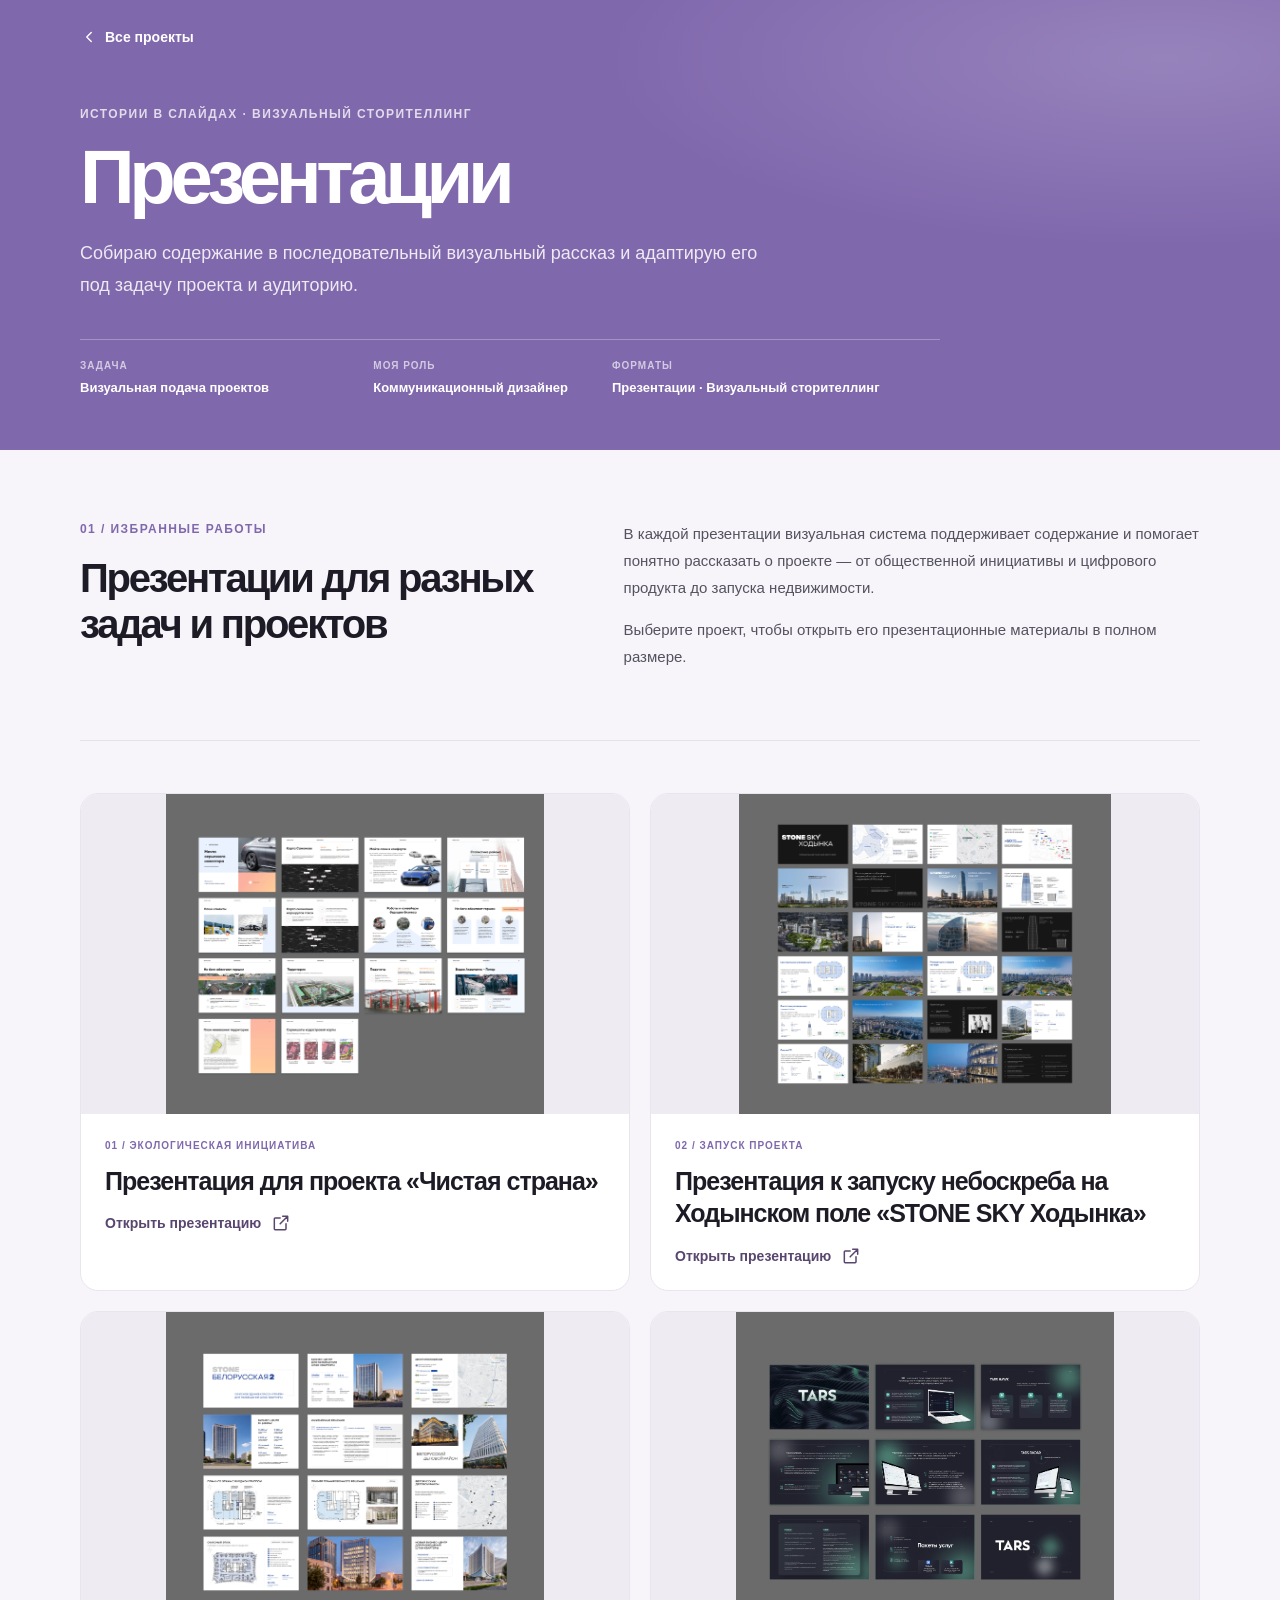
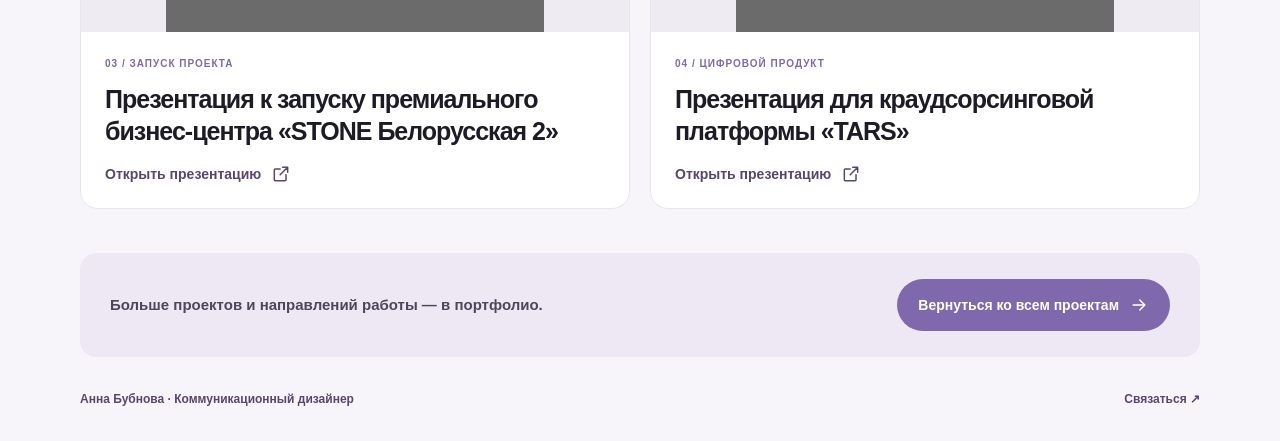
<file: presentations-case.html>
<!doctype html>
<html lang="ru">
  <head>
    <meta charset="utf-8">
    <meta name="viewport" content="width=device-width, initial-scale=1">
    <meta name="theme-color" content="#8068ad">
    <meta name="description" content="Презентации Анны Бубновой для проектов «Чистая страна», STONE SKY Ходынка, STONE Белорусская 2 и TARS.">
    <title>Презентации — Анна Бубнова</title>
    <link rel="stylesheet" href="styles.css">
  </head>
  <body>
    <header class="case-hero">
      <div class="page-shell">
        <a class="back-link" href="projects.html#presentations">
          <svg aria-hidden="true" viewBox="0 0 24 24"><path d="m15 18-6-6 6-6"/></svg>
          Все проекты
        </a>
        <div class="case-hero-copy">
          <p class="eyebrow">Истории в слайдах · Визуальный сторителлинг</p>
          <h1>Презентации</h1>
          <p class="case-lead">Собираю содержание в последовательный визуальный рассказ и адаптирую его под задачу проекта и аудиторию.</p>
          <div class="case-meta" aria-label="О проекте">
            <div><span>Задача</span><strong>Визуальная подача проектов</strong></div>
            <div><span>Моя роль</span><strong>Коммуникационный дизайнер</strong></div>
            <div><span>Форматы</span><strong>Презентации · Визуальный сторителлинг</strong></div>
          </div>
        </div>
      </div>
    </header>

    <main>
      <section class="page-shell case-intro" aria-labelledby="presentations-heading">
        <div>
          <p class="eyebrow eyebrow-dark">01 / Избранные работы</p>
          <h2 id="presentations-heading">Презентации для разных задач и проектов</h2>
        </div>
        <div class="case-intro-copy">
          <p>В каждой презентации визуальная система поддерживает содержание и помогает понятно рассказать о проекте — от общественной инициативы и цифрового продукта до запуска недвижимости.</p>
          <p>Выберите проект, чтобы открыть его презентационные материалы в полном размере.</p>
        </div>
      </section>

      <section class="page-shell presentation-section" aria-label="Презентационные проекты">
        <div class="presentation-grid">
          <article class="presentation-card">
            <a class="presentation-artwork" href="Slide_16_9_-_25_copy_copy.jpg" target="_blank" rel="noreferrer" aria-label="Открыть презентацию проекта «Чистая страна»">
              <img src="Slide_16_9_-_25_copy_copy.jpg" alt="Превью презентации для проекта «Чистая страна»." width="12736" height="10774" fetchpriority="high">
            </a>
            <div class="presentation-copy">
              <p class="project-number">01 / Экологическая инициатива</p>
              <h2>Презентация для проекта «Чистая страна»</h2>
              <a class="text-link" href="Slide_16_9_-_25_copy_copy.jpg" target="_blank" rel="noreferrer">
                Открыть презентацию
                <svg aria-hidden="true" viewBox="0 0 24 24"><path d="M14 4h6v6m0-6-9 9"/><path d="M18 13v6a1 1 0 0 1-1 1H5a1 1 0 0 1-1-1V7a1 1 0 0 1 1-1h6"/></svg>
              </a>
            </div>
          </article>

          <article class="presentation-card">
            <a class="presentation-artwork" href="Slide_16_9_-_22.jpg" target="_blank" rel="noreferrer" aria-label="Открыть презентацию STONE SKY Ходынка">
              <img src="Slide_16_9_-_22.jpg" alt="Превью презентации к запуску небоскреба STONE SKY Ходынка." width="12736" height="10982" loading="lazy">
            </a>
            <div class="presentation-copy">
              <p class="project-number">02 / Запуск проекта</p>
              <h2>Презентация к запуску небоскреба на Ходынском поле «STONE SKY Ходынка»</h2>
              <a class="text-link" href="Slide_16_9_-_22.jpg" target="_blank" rel="noreferrer">
                Открыть презентацию
                <svg aria-hidden="true" viewBox="0 0 24 24"><path d="M14 4h6v6m0-6-9 9"/><path d="M18 13v6a1 1 0 0 1-1 1H5a1 1 0 0 1-1-1V7a1 1 0 0 1 1-1h6"/></svg>
              </a>
            </div>
          </article>

          <article class="presentation-card">
            <a class="presentation-artwork" href="Slide_16_9_-_21.jpg" target="_blank" rel="noreferrer" aria-label="Открыть презентацию STONE Белорусская 2">
              <img src="Slide_16_9_-_21.jpg" alt="Превью презентации к запуску премиального бизнес-центра STONE Белорусская 2." width="12736" height="10774" loading="lazy">
            </a>
            <div class="presentation-copy">
              <p class="project-number">03 / Запуск проекта</p>
              <h2>Презентация к запуску премиального бизнес-центра «STONE Белорусская 2»</h2>
              <a class="text-link" href="Slide_16_9_-_21.jpg" target="_blank" rel="noreferrer">
                Открыть презентацию
                <svg aria-hidden="true" viewBox="0 0 24 24"><path d="M14 4h6v6m0-6-9 9"/><path d="M18 13v6a1 1 0 0 1-1 1H5a1 1 0 0 1-1-1V7a1 1 0 0 1 1-1h6"/></svg>
              </a>
            </div>
          </article>

          <article class="presentation-card">
            <a class="presentation-artwork" href="Slide_16_9_-_24.jpg" target="_blank" rel="noreferrer" aria-label="Открыть презентацию платформы TARS">
              <img src="Slide_16_9_-_24.jpg" alt="Превью презентации для краудсорсинговой платформы TARS." width="19104" height="16161" loading="lazy">
            </a>
            <div class="presentation-copy">
              <p class="project-number">04 / Цифровой продукт</p>
              <h2>Презентация для краудсорсинговой платформы «TARS»</h2>
              <a class="text-link" href="Slide_16_9_-_24.jpg" target="_blank" rel="noreferrer">
                Открыть презентацию
                <svg aria-hidden="true" viewBox="0 0 24 24"><path d="M14 4h6v6m0-6-9 9"/><path d="M18 13v6a1 1 0 0 1-1 1H5a1 1 0 0 1-1-1V7a1 1 0 0 1 1-1h6"/></svg>
              </a>
            </div>
          </article>
        </div>
      </section>

      <section class="page-shell case-outro" aria-label="Другие проекты">
        <p>Больше проектов и направлений работы — в портфолио.</p>
        <a class="button button-lilac" href="projects.html#presentations">
          Вернуться ко всем проектам
          <svg aria-hidden="true" viewBox="0 0 24 24"><path d="M5 12h14m-6-6 6 6-6 6"/></svg>
        </a>
      </section>
    </main>

    <footer class="site-footer">
      <div class="page-shell footer-inner">
        <a href="index.html">Анна Бубнова · Коммуникационный дизайнер</a>
        <a href="mailto:bubnovaa1998@icloud.com">Связаться <span aria-hidden="true">↗</span></a>
      </div>
    </footer>
  </body>
</html>
</file>
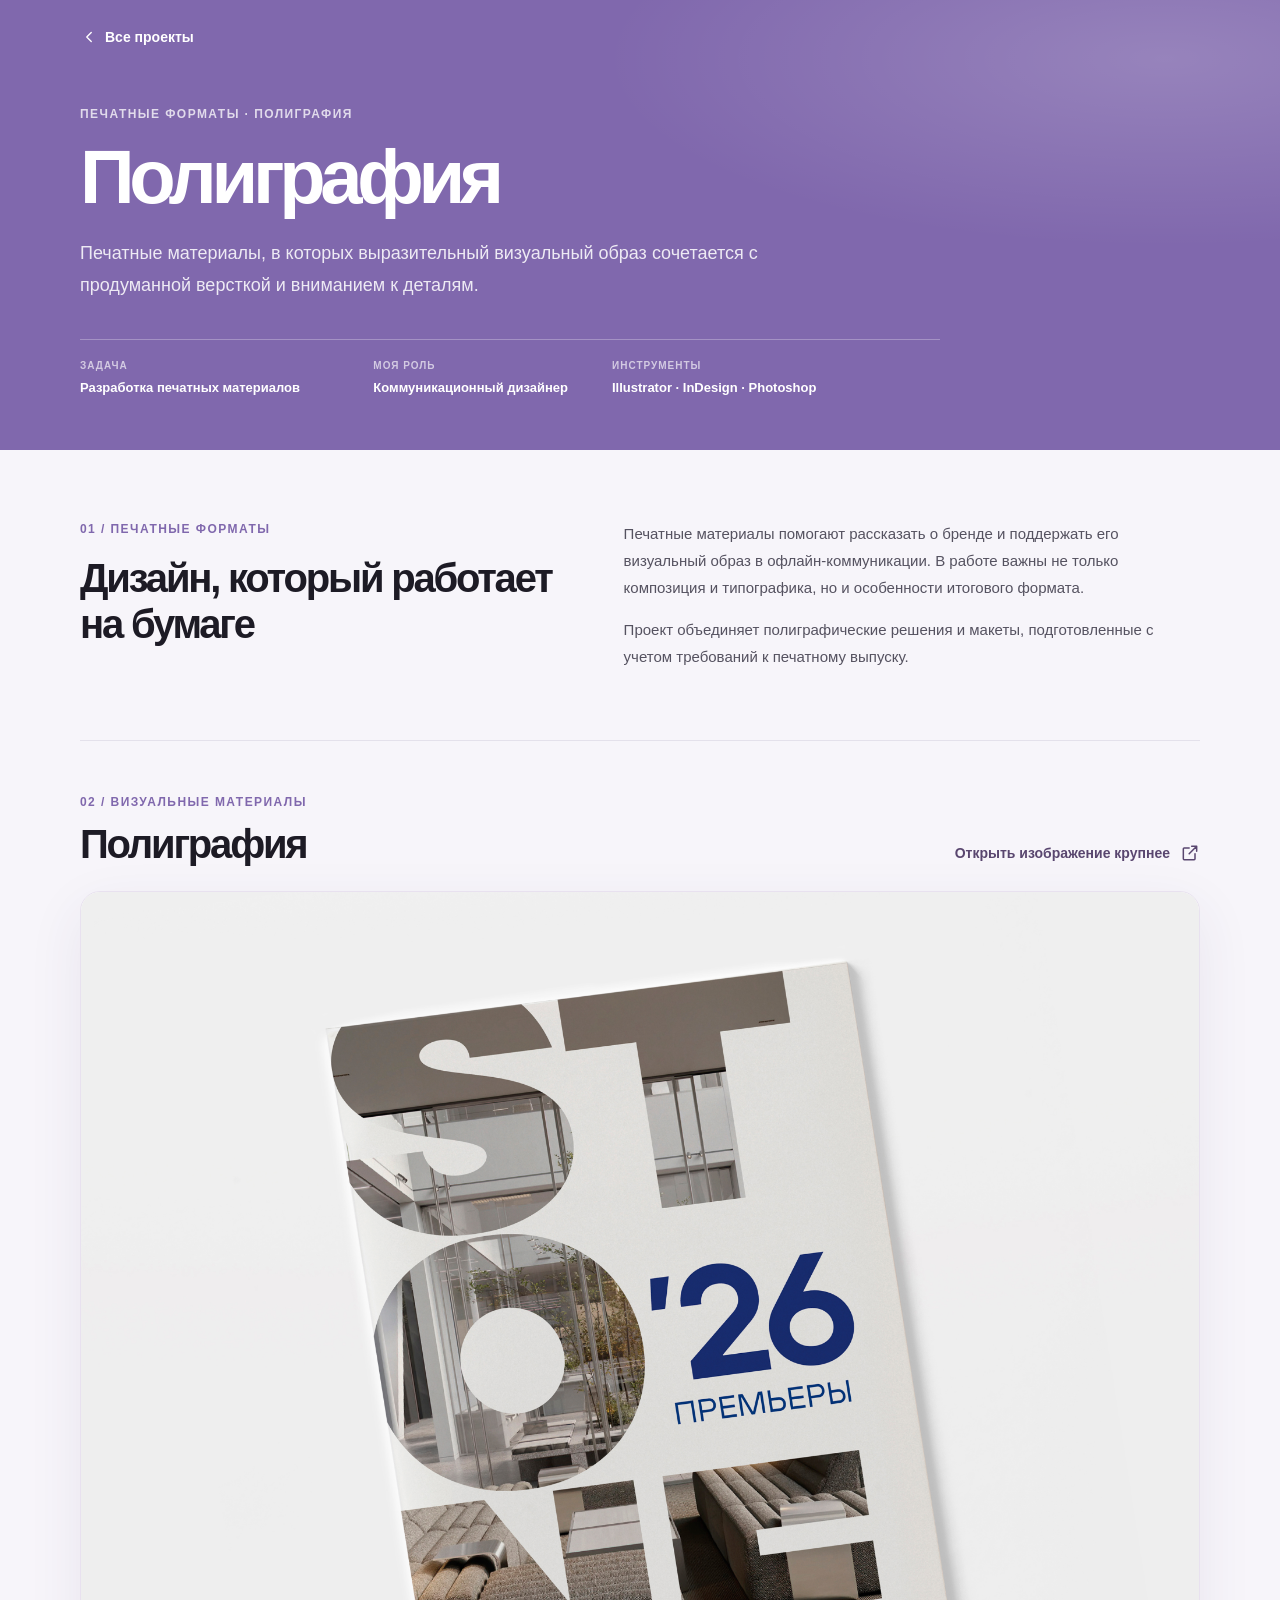
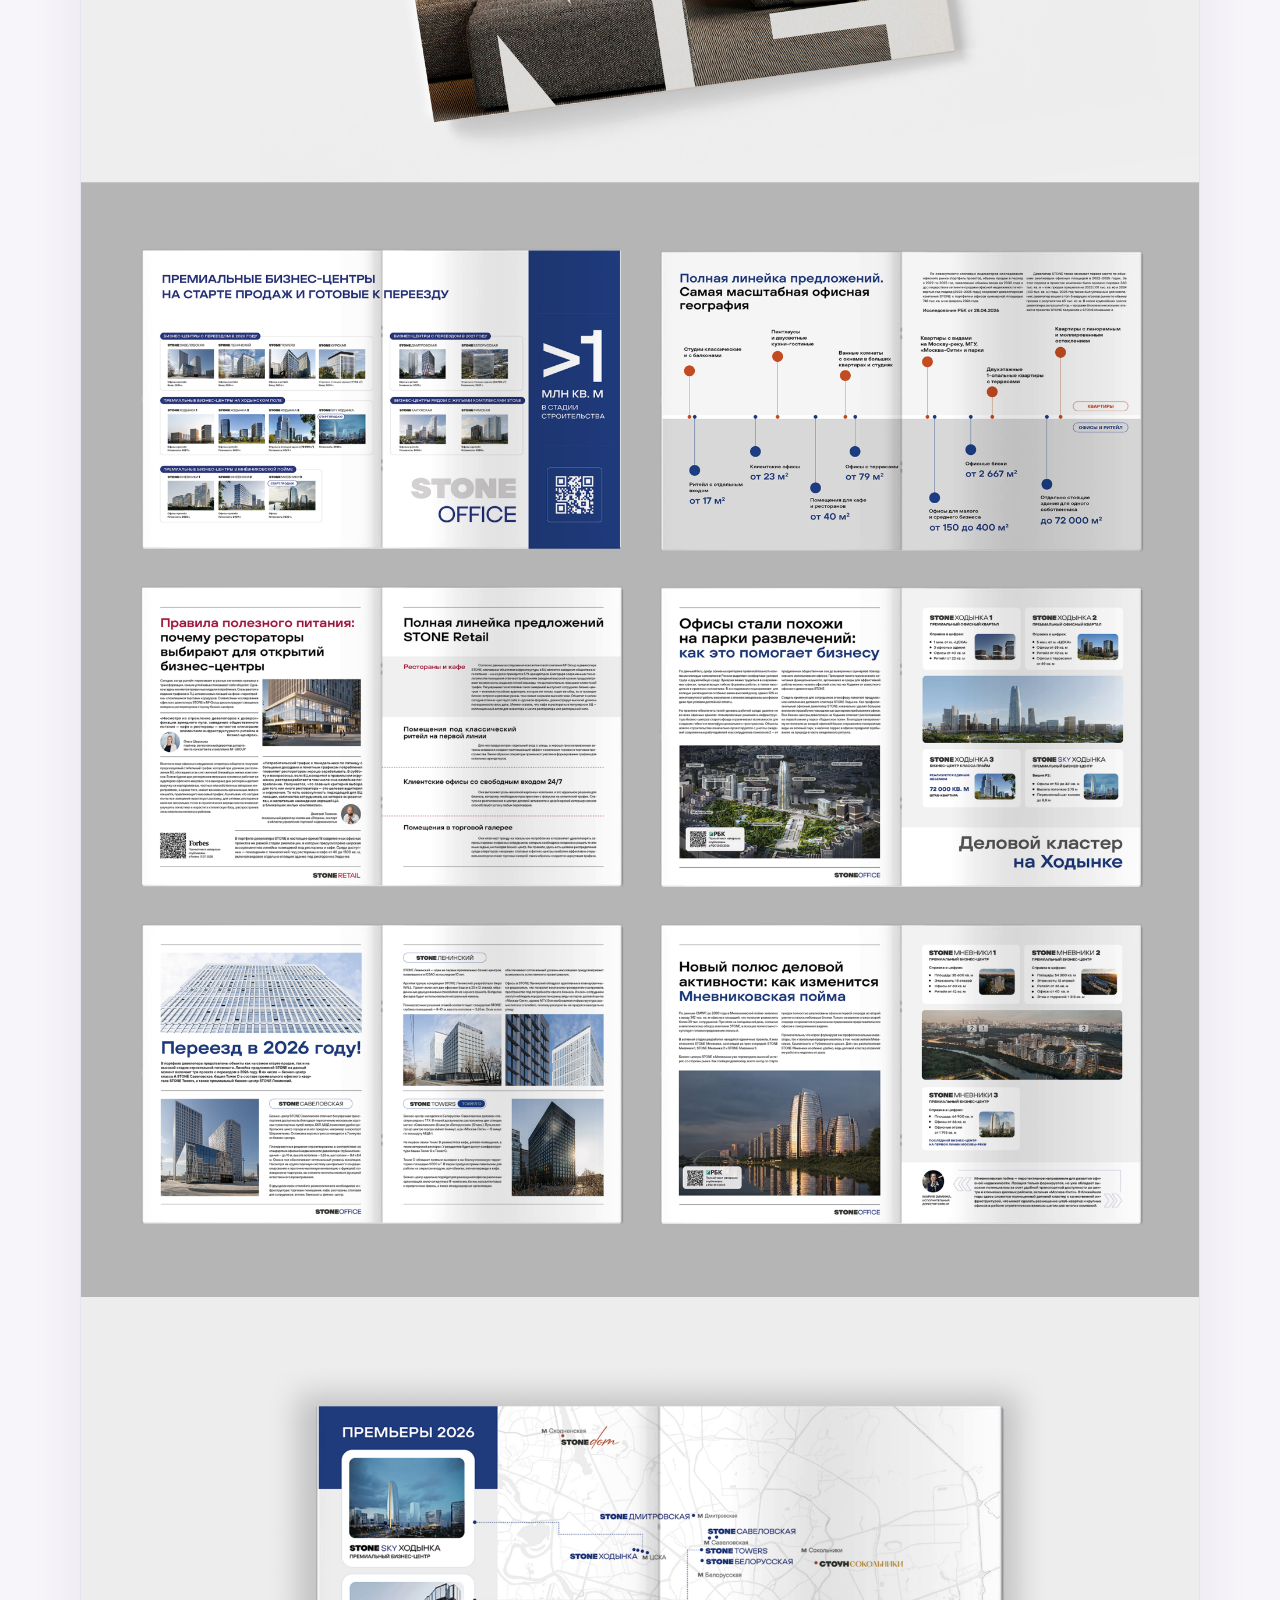
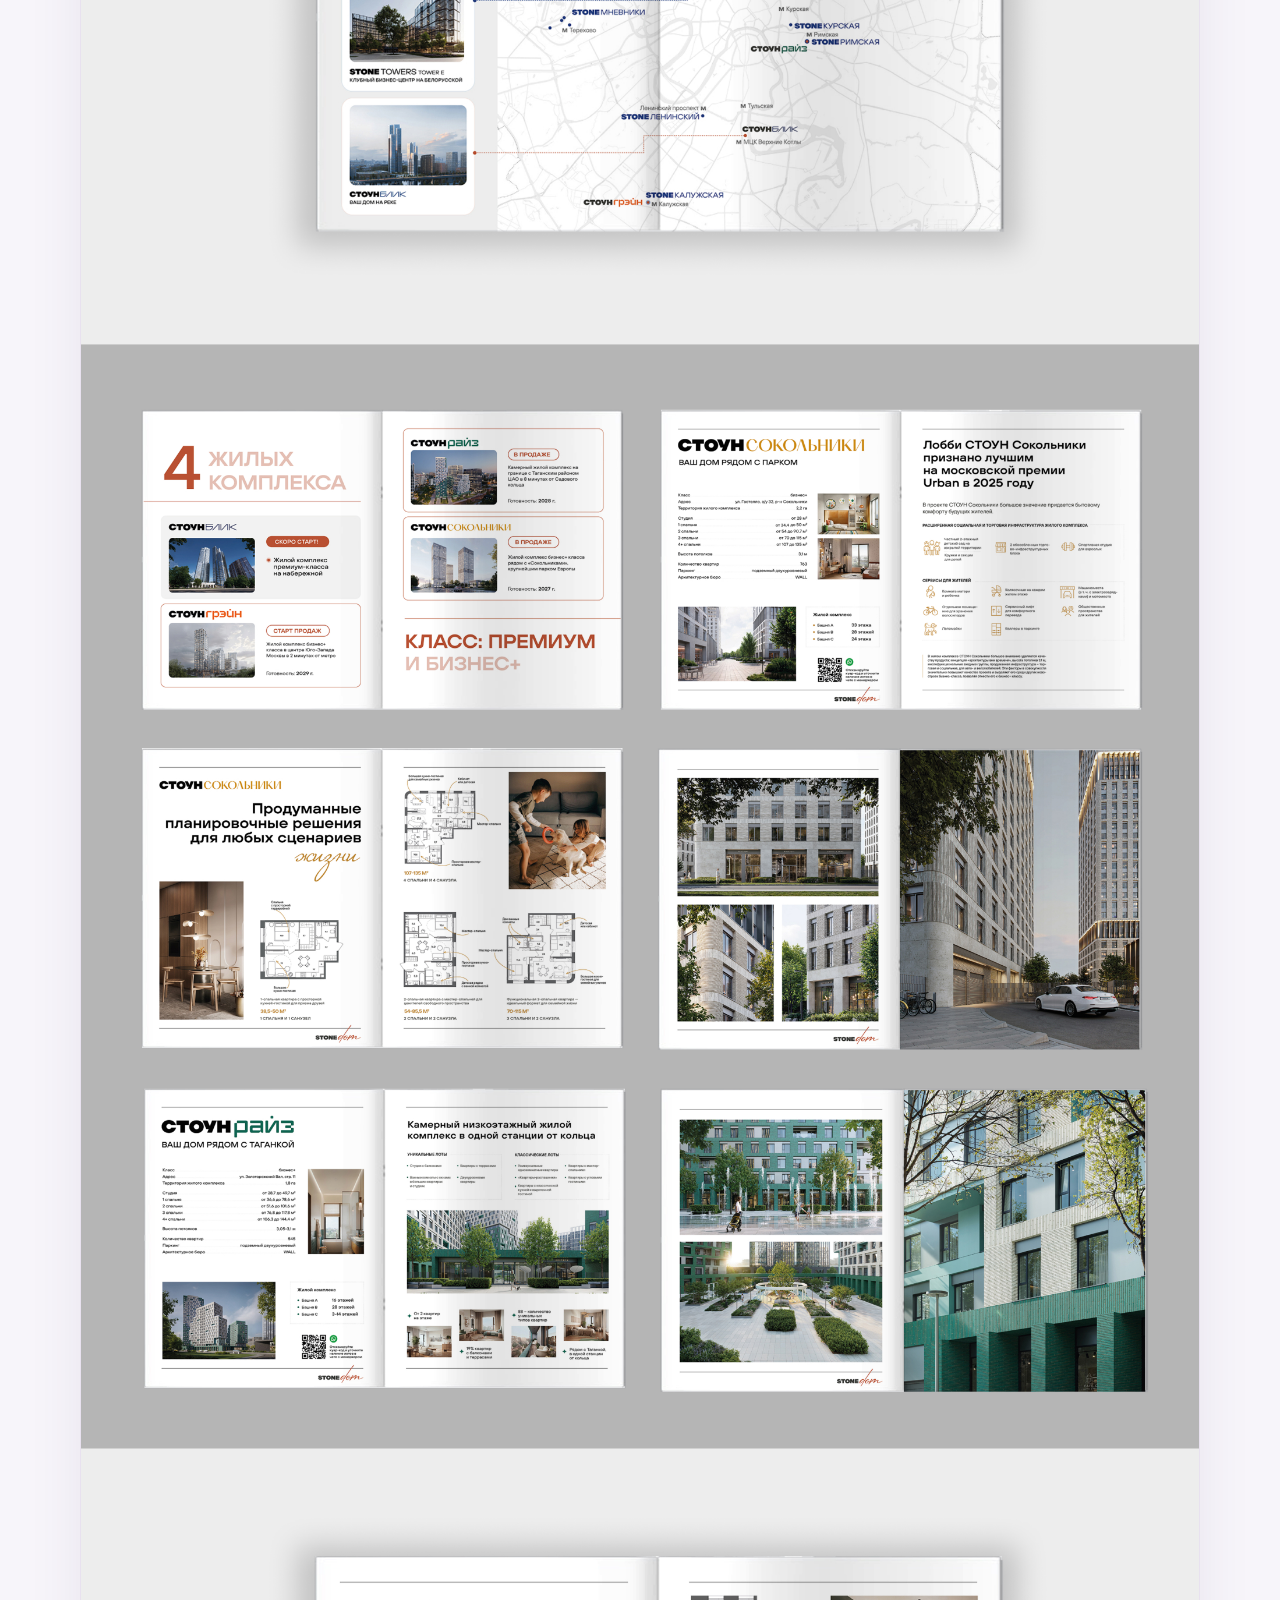
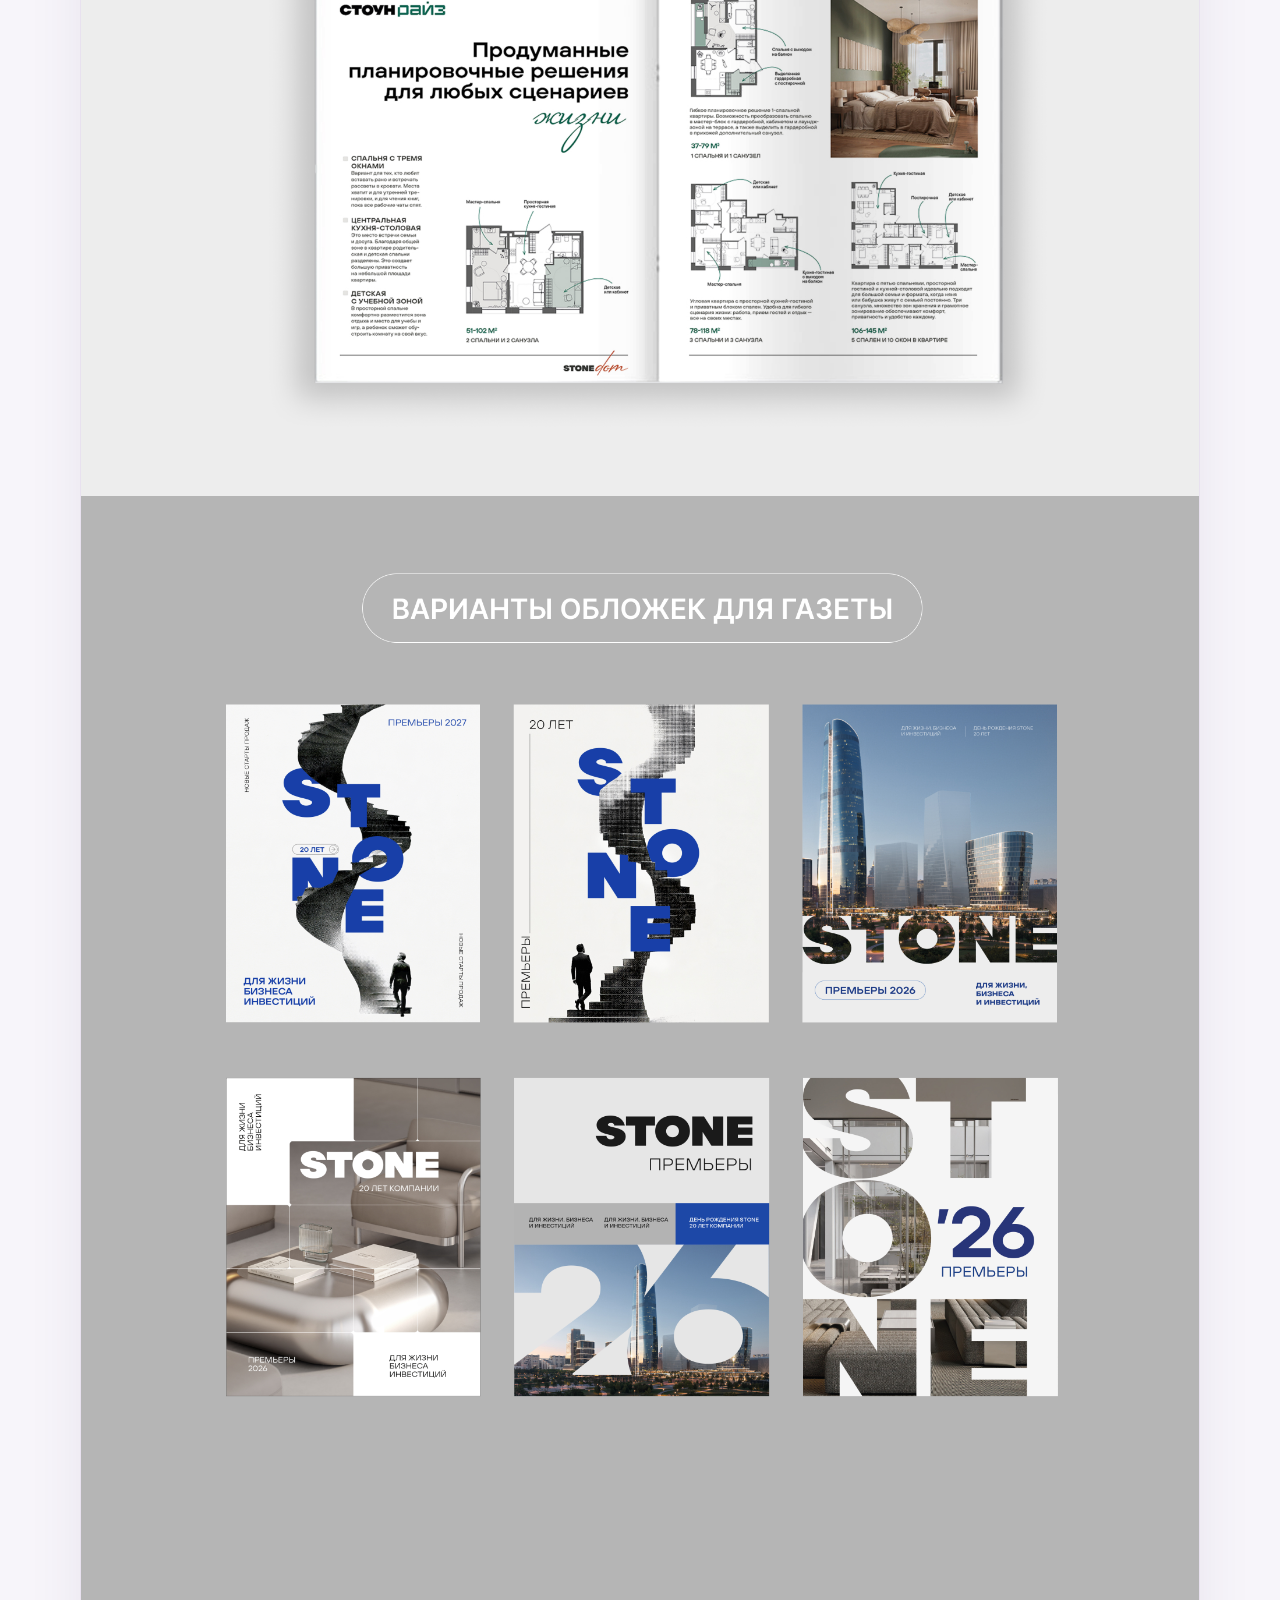
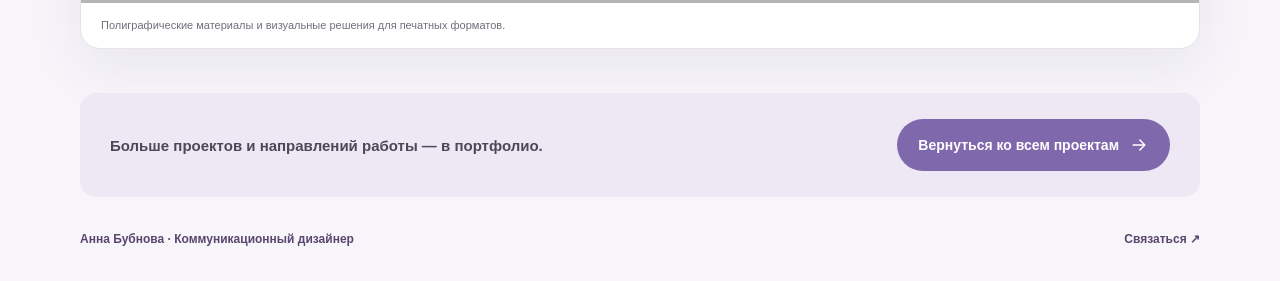
<file: print-case.html>
<!doctype html>
<html lang="ru">
  <head>
    <meta charset="utf-8">
    <meta name="viewport" content="width=device-width, initial-scale=1">
    <meta name="theme-color" content="#8068ad">
    <meta name="description" content="Полиграфия Анны Бубновой: печатные материалы и подготовка макетов к выпуску.">
    <title>Полиграфия — Анна Бубнова</title>
    <link rel="stylesheet" href="styles.css">
  </head>
  <body>
    <header class="case-hero">
      <div class="page-shell">
        <a class="back-link" href="projects.html#print">
          <svg aria-hidden="true" viewBox="0 0 24 24"><path d="m15 18-6-6 6-6"/></svg>
          Все проекты
        </a>
        <div class="case-hero-copy">
          <p class="eyebrow">Печатные форматы · Полиграфия</p>
          <h1>Полиграфия</h1>
          <p class="case-lead">Печатные материалы, в которых выразительный визуальный образ сочетается с продуманной версткой и вниманием к деталям.</p>
          <div class="case-meta" aria-label="О проекте">
            <div><span>Задача</span><strong>Разработка печатных материалов</strong></div>
            <div><span>Моя роль</span><strong>Коммуникационный дизайнер</strong></div>
            <div><span>Инструменты</span><strong>Illustrator · InDesign · Photoshop</strong></div>
          </div>
        </div>
      </div>
    </header>

    <main>
      <section class="page-shell case-intro" aria-labelledby="case-task-heading">
        <div>
          <p class="eyebrow eyebrow-dark">01 / Печатные форматы</p>
          <h2 id="case-task-heading">Дизайн, который работает на бумаге</h2>
        </div>
        <div class="case-intro-copy">
          <p>Печатные материалы помогают рассказать о бренде и поддержать его визуальный образ в офлайн-коммуникации. В работе важны не только композиция и типографика, но и особенности итогового формата.</p>
          <p>Проект объединяет полиграфические решения и макеты, подготовленные с учетом требований к печатному выпуску.</p>
        </div>
      </section>

      <section class="page-shell case-art-section" aria-labelledby="case-art-heading">
        <div class="case-art-heading">
          <div>
            <p class="eyebrow eyebrow-dark">02 / Визуальные материалы</p>
            <h2 id="case-art-heading">Полиграфия</h2>
          </div>
          <a class="text-link" href="Slide_16_9_-_26_1.jpg" target="_blank" rel="noreferrer">
            Открыть изображение крупнее
            <svg aria-hidden="true" viewBox="0 0 24 24"><path d="M14 4h6v6m0-6-9 9"/><path d="M18 13v6a1 1 0 0 1-1 1H5a1 1 0 0 1-1-1V7a1 1 0 0 1 1-1h6"/></svg>
          </a>
        </div>
        <figure class="case-artwork">
          <img
            src="Slide_16_9_-_26_1.jpg"
            alt="Подборка печатных и полиграфических материалов."
            width="3840"
            height="18928"
            fetchpriority="high"
          >
          <figcaption>Полиграфические материалы и визуальные решения для печатных форматов.</figcaption>
        </figure>
      </section>

      <section class="page-shell case-outro" aria-label="Другие проекты">
        <p>Больше проектов и направлений работы — в портфолио.</p>
        <a class="button button-lilac" href="projects.html#print">
          Вернуться ко всем проектам
          <svg aria-hidden="true" viewBox="0 0 24 24"><path d="M5 12h14m-6-6 6 6-6 6"/></svg>
        </a>
      </section>
    </main>

    <footer class="site-footer">
      <div class="page-shell footer-inner">
        <a href="index.html">Анна Бубнова · Коммуникационный дизайнер</a>
        <a href="mailto:bubnovaa1998@icloud.com">Связаться <span aria-hidden="true">↗</span></a>
      </div>
    </footer>
  </body>
</html>
</file>
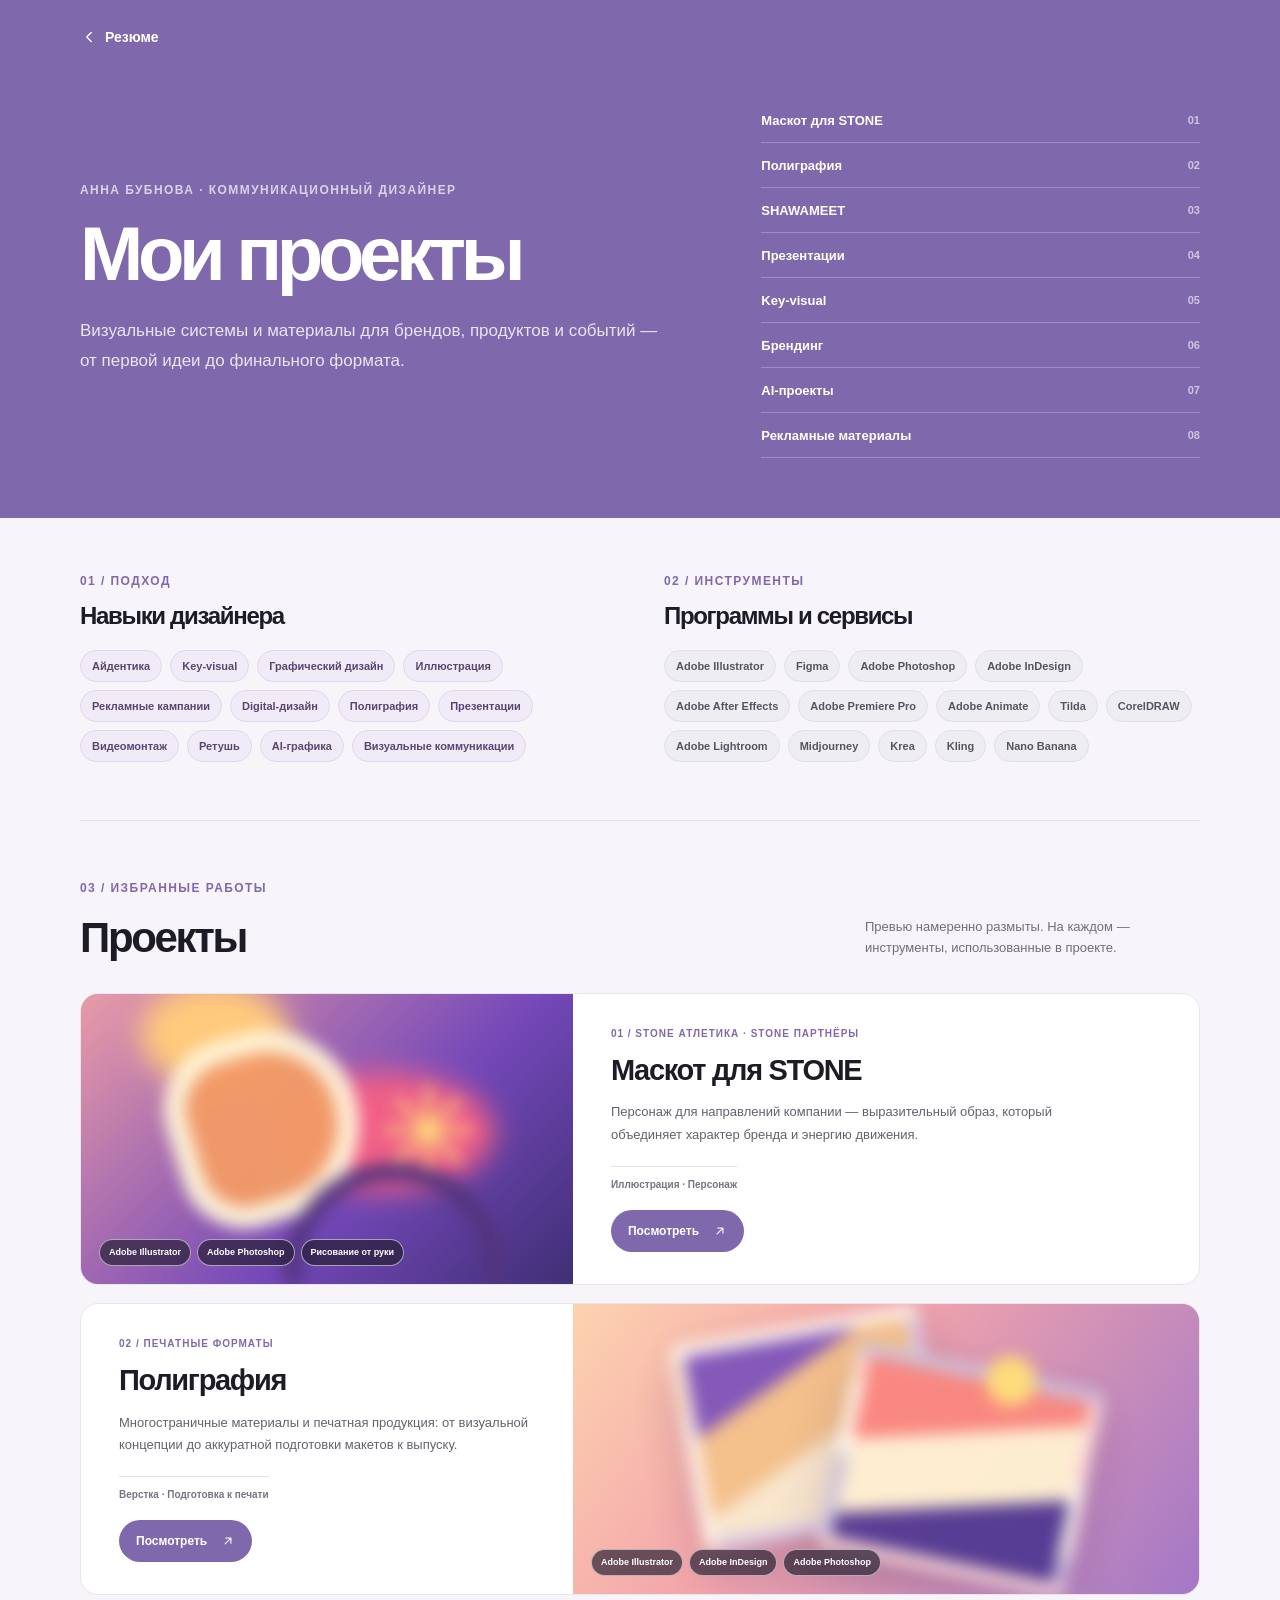
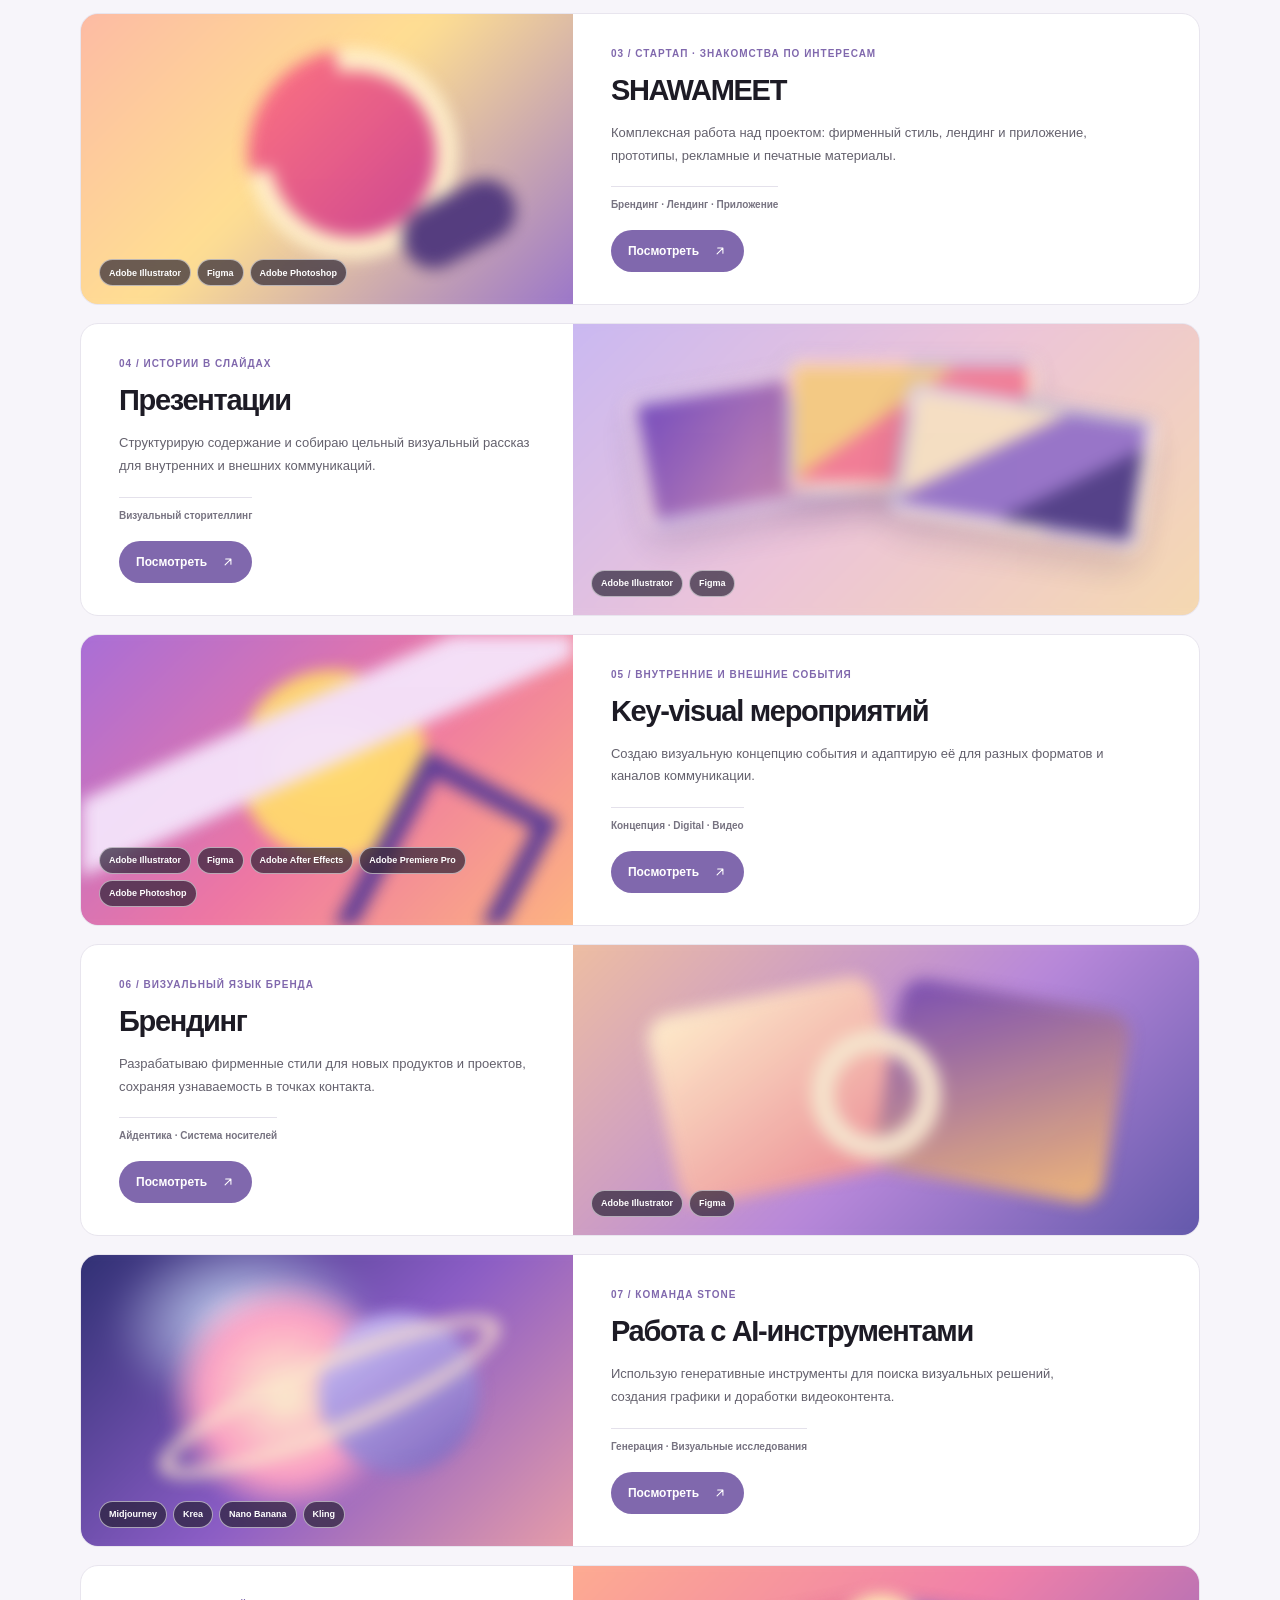
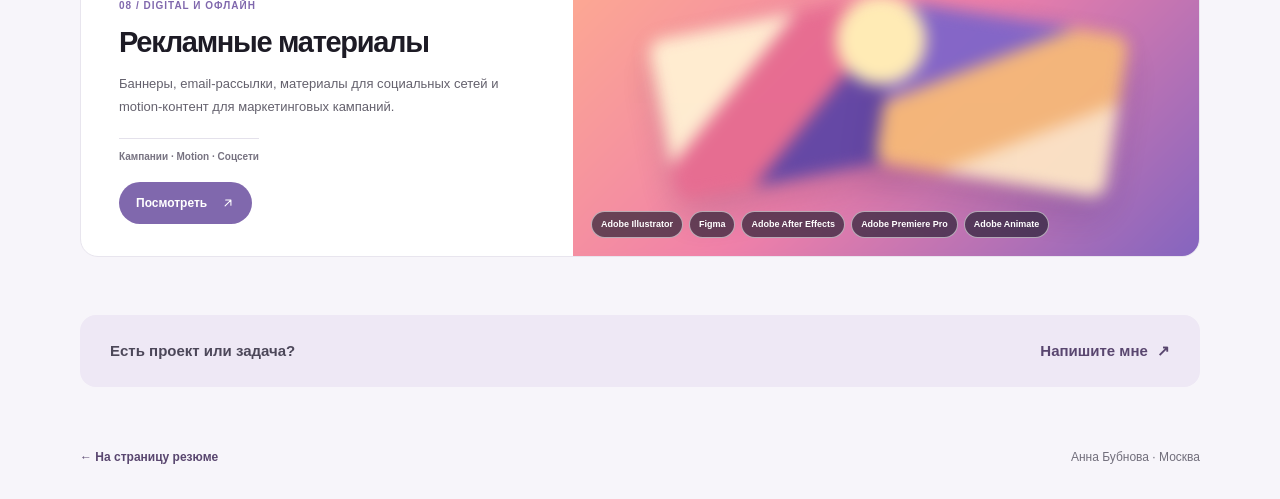
<file: projects.html>
<!doctype html>
<html lang="ru">
  <head>
    <meta charset="utf-8">
    <meta name="viewport" content="width=device-width, initial-scale=1">
    <meta name="theme-color" content="#6541d2">
    <meta name="description" content="Проекты Анны Бубновой: маскоты, полиграфия, брендинг, key-visual, презентации и рекламные материалы.">
    <title>Мои проекты — Анна Бубнова</title>
    <link rel="stylesheet" href="styles.css">
  </head>
  <body>
    <header class="portfolio-hero">
      <div class="page-shell">
        <a class="back-link" href="index.html">
          <svg aria-hidden="true" viewBox="0 0 24 24"><path d="m15 18-6-6 6-6"/></svg>
          Резюме
        </a>
        <div class="portfolio-hero-grid">
          <div>
            <p class="eyebrow">Анна Бубнова · Коммуникационный дизайнер</p>
            <h1>Мои проекты</h1>
            <p class="portfolio-lead">Визуальные системы и материалы для брендов, продуктов и событий — от первой идеи до финального формата.</p>
          </div>
          <nav class="project-index" aria-label="Навигация по проектам">
            <a href="#mascot"><span>Маскот для STONE</span><span>01</span></a>
            <a href="#print"><span>Полиграфия</span><span>02</span></a>
            <a href="#shawameet"><span>SHAWAMEET</span><span>03</span></a>
            <a href="#presentations"><span>Презентации</span><span>04</span></a>
            <a href="#key-visual"><span>Key-visual</span><span>05</span></a>
            <a href="#branding"><span>Брендинг</span><span>06</span></a>
            <a href="#ai"><span>AI-проекты</span><span>07</span></a>
            <a href="#advertising"><span>Рекламные материалы</span><span>08</span></a>
          </nav>
        </div>
      </div>
    </header>

    <main class="page-shell portfolio-main">
      <section class="skills-panel" id="skills" aria-labelledby="skills-heading">
        <div class="skills-group">
          <p class="eyebrow eyebrow-dark">01 / Подход</p>
          <h2 id="skills-heading">Навыки дизайнера</h2>
          <div class="crumb-list" role="group" aria-label="Навыки дизайнера">
            <span>Айдентика</span><span>Key-visual</span><span>Графический дизайн</span>
            <span>Иллюстрация</span><span>Рекламные кампании</span><span>Digital-дизайн</span>
            <span>Полиграфия</span><span>Презентации</span><span>Видеомонтаж</span>
            <span>Ретушь</span><span>AI-графика</span><span>Визуальные коммуникации</span>
          </div>
        </div>
        <div class="skills-group tools-group">
          <p class="eyebrow eyebrow-dark">02 / Инструменты</p>
          <h2>Программы и сервисы</h2>
          <div class="crumb-list crumb-list-muted" role="group" aria-label="Программы и сервисы">
            <span>Adobe Illustrator</span><span>Figma</span><span>Adobe Photoshop</span>
            <span>Adobe InDesign</span><span>Adobe After Effects</span><span>Adobe Premiere Pro</span>
            <span>Adobe Animate</span><span>Tilda</span><span>CorelDRAW</span>
            <span>Adobe Lightroom</span><span>Midjourney</span><span>Krea</span>
            <span>Kling</span><span>Nano Banana</span>
          </div>
        </div>
      </section>

      <section class="projects-section" aria-labelledby="work-heading">
        <div class="work-heading">
          <div>
            <p class="eyebrow eyebrow-dark">03 / Избранные работы</p>
            <h2 id="work-heading">Проекты</h2>
          </div>
          <p>Превью намеренно размыты. На каждом — инструменты, использованные в проекте.</p>
        </div>

        <div class="project-list">
          <article class="project-card" id="mascot">
            <div class="project-art art-mascot" role="img" aria-label="Размытое абстрактное превью проекта маскота для STONE">
              <div class="art-composition"><span class="shape shape-round"></span><span class="shape shape-star">✳</span><span class="shape shape-orbit"></span></div>
              <div class="project-tools" role="group" aria-label="Инструменты проекта">
                <span>Adobe Illustrator</span><span>Adobe Photoshop</span><span>Рисование от руки</span>
              </div>
            </div>
            <div class="project-copy">
              <p class="project-number">01 / STONE Атлетика · STONE Партнёры</p>
              <h3>Маскот для STONE</h3>
              <p>Персонаж для направлений компании — выразительный образ, который объединяет характер бренда и энергию движения.</p>
              <span class="project-type">Иллюстрация · Персонаж</span>
              <a class="case-button" href="mascot-case.html" aria-label="Посмотреть кейс «Маскот для STONE»">Посмотреть <svg aria-hidden="true" viewBox="0 0 24 24"><path d="M7 17 17 7m-9 0h9v9"/></svg></a>
            </div>
          </article>

          <article class="project-card project-card-reverse" id="print">
            <div class="project-art art-print" role="img" aria-label="Размытое абстрактное превью полиграфических материалов">
              <div class="art-composition"><span class="shape sheet sheet-one"></span><span class="shape sheet sheet-two"></span><span class="shape print-dot"></span></div>
              <div class="project-tools" role="group" aria-label="Инструменты проекта">
                <span>Adobe Illustrator</span><span>Adobe InDesign</span><span>Adobe Photoshop</span>
              </div>
            </div>
            <div class="project-copy">
              <p class="project-number">02 / Печатные форматы</p>
              <h3>Полиграфия</h3>
              <p>Многостраничные материалы и печатная продукция: от визуальной концепции до аккуратной подготовки макетов к выпуску.</p>
              <span class="project-type">Верстка · Подготовка к печати</span>
              <a class="case-button" href="print-case.html" aria-label="Посмотреть кейс «Полиграфия»">Посмотреть <svg aria-hidden="true" viewBox="0 0 24 24"><path d="M7 17 17 7m-9 0h9v9"/></svg></a>
            </div>
          </article>

          <article class="project-card" id="shawameet">
            <div class="project-art art-shawameet" role="img" aria-label="Размытое абстрактное превью проекта SHAWAMEET">
              <div class="art-composition"><span class="shape meet-circle"></span><span class="shape meet-arc"></span><span class="shape meet-pill"></span></div>
              <div class="project-tools" role="group" aria-label="Инструменты проекта">
                <span>Adobe Illustrator</span><span>Figma</span><span>Adobe Photoshop</span>
              </div>
            </div>
            <div class="project-copy">
              <p class="project-number">03 / Стартап · Знакомства по интересам</p>
              <h3>SHAWAMEET</h3>
              <p>Комплексная работа над проектом: фирменный стиль, лендинг и приложение, прототипы, рекламные и печатные материалы.</p>
              <span class="project-type">Брендинг · Лендинг · Приложение</span>
              <a class="case-button" href="shawameet-case.html" aria-label="Посмотреть кейс SHAWAMEET">Посмотреть <svg aria-hidden="true" viewBox="0 0 24 24"><path d="M7 17 17 7m-9 0h9v9"/></svg></a>
            </div>
          </article>

          <article class="project-card project-card-reverse" id="presentations">
            <div class="project-art art-presentations" role="img" aria-label="Размытое абстрактное превью презентационных материалов">
              <div class="art-composition"><span class="shape slide slide-one"></span><span class="shape slide slide-two"></span><span class="shape slide slide-three"></span></div>
              <div class="project-tools" role="group" aria-label="Инструменты проекта">
                <span>Adobe Illustrator</span><span>Figma</span>
              </div>
            </div>
            <div class="project-copy">
              <p class="project-number">04 / Истории в слайдах</p>
              <h3>Презентации</h3>
              <p>Структурирую содержание и собираю цельный визуальный рассказ для внутренних и внешних коммуникаций.</p>
              <span class="project-type">Визуальный сторителлинг</span>
              <a class="case-button" href="presentations-case.html" aria-label="Посмотреть проекты презентаций">Посмотреть <svg aria-hidden="true" viewBox="0 0 24 24"><path d="M7 17 17 7m-9 0h9v9"/></svg></a>
            </div>
          </article>

          <article class="project-card" id="key-visual">
            <div class="project-art art-keyvisual" role="img" aria-label="Размытое абстрактное превью key-visual мероприятий">
              <div class="art-composition"><span class="shape kv-sun"></span><span class="shape kv-line"></span><span class="shape kv-block"></span></div>
              <div class="project-tools" role="group" aria-label="Инструменты проекта">
                <span>Adobe Illustrator</span><span>Figma</span><span>Adobe After Effects</span><span>Adobe Premiere Pro</span><span>Adobe Photoshop</span>
              </div>
            </div>
            <div class="project-copy">
              <p class="project-number">05 / Внутренние и внешние события</p>
              <h3>Key-visual мероприятий</h3>
              <p>Создаю визуальную концепцию события и адаптирую её для разных форматов и каналов коммуникации.</p>
              <span class="project-type">Концепция · Digital · Видео</span>
              <button class="case-button" type="button" disabled title="Страница кейса появится позже" aria-label="Посмотреть кейс — страница появится позже">Посмотреть <svg aria-hidden="true" viewBox="0 0 24 24"><path d="M7 17 17 7m-9 0h9v9"/></svg></button>
            </div>
          </article>

          <article class="project-card project-card-reverse" id="branding">
            <div class="project-art art-branding" role="img" aria-label="Размытое абстрактное превью элементов фирменного стиля">
              <div class="art-composition"><span class="shape brand-tile brand-tile-one"></span><span class="shape brand-tile brand-tile-two"></span><span class="shape brand-ring"></span></div>
              <div class="project-tools" role="group" aria-label="Инструменты проекта">
                <span>Adobe Illustrator</span><span>Figma</span>
              </div>
            </div>
            <div class="project-copy">
              <p class="project-number">06 / Визуальный язык бренда</p>
              <h3>Брендинг</h3>
              <p>Разрабатываю фирменные стили для новых продуктов и проектов, сохраняя узнаваемость в точках контакта.</p>
              <span class="project-type">Айдентика · Система носителей</span>
              <button class="case-button" type="button" disabled title="Страница кейса появится позже" aria-label="Посмотреть кейс — страница появится позже">Посмотреть <svg aria-hidden="true" viewBox="0 0 24 24"><path d="M7 17 17 7m-9 0h9v9"/></svg></button>
            </div>
          </article>

          <article class="project-card" id="ai">
            <div class="project-art art-ai" role="img" aria-label="Размытое абстрактное превью визуалов, созданных с AI-инструментами">
              <div class="art-composition"><span class="shape ai-glow"></span><span class="shape ai-moon"></span><span class="shape ai-orbit"></span></div>
              <div class="project-tools" role="group" aria-label="Инструменты проекта">
                <span>Midjourney</span><span>Krea</span><span>Nano Banana</span><span>Kling</span>
              </div>
            </div>
            <div class="project-copy">
              <p class="project-number">07 / Команда STONE</p>
              <h3>Работа с AI-инструментами</h3>
              <p>Использую генеративные инструменты для поиска визуальных решений, создания графики и доработки видеоконтента.</p>
              <span class="project-type">Генерация · Визуальные исследования</span>
              <button class="case-button" type="button" disabled title="Страница кейса появится позже" aria-label="Посмотреть кейс — страница появится позже">Посмотреть <svg aria-hidden="true" viewBox="0 0 24 24"><path d="M7 17 17 7m-9 0h9v9"/></svg></button>
            </div>
          </article>

          <article class="project-card project-card-reverse" id="advertising">
            <div class="project-art art-advertising" role="img" aria-label="Размытое абстрактное превью рекламных материалов">
              <div class="art-composition"><span class="shape ad-card ad-card-one"></span><span class="shape ad-card ad-card-two"></span><span class="shape ad-circle"></span></div>
              <div class="project-tools" role="group" aria-label="Инструменты проекта">
                <span>Adobe Illustrator</span><span>Figma</span><span>Adobe After Effects</span><span>Adobe Premiere Pro</span><span>Adobe Animate</span>
              </div>
            </div>
            <div class="project-copy">
              <p class="project-number">08 / Digital и офлайн</p>
              <h3>Рекламные материалы</h3>
              <p>Баннеры, email-рассылки, материалы для социальных сетей и motion-контент для маркетинговых кампаний.</p>
              <span class="project-type">Кампании · Motion · Соцсети</span>
              <a class="case-button" href="advertising-case.html" aria-label="Посмотреть кейс «Рекламные материалы»">Посмотреть <svg aria-hidden="true" viewBox="0 0 24 24"><path d="M7 17 17 7m-9 0h9v9"/></svg></a>
            </div>
          </article>
        </div>
      </section>

      <section class="portfolio-contact" aria-label="Связаться с Анной">
        <p>Есть проект или задача?</p>
        <a href="mailto:bubnovaa1998@icloud.com">Напишите мне <span aria-hidden="true">↗</span></a>
      </section>
    </main>

    <footer class="site-footer">
      <div class="page-shell footer-inner">
        <a href="index.html">← На страницу резюме</a>
        <span>Анна Бубнова · Москва</span>
      </div>
    </footer>
  </body>
</html>
</file>
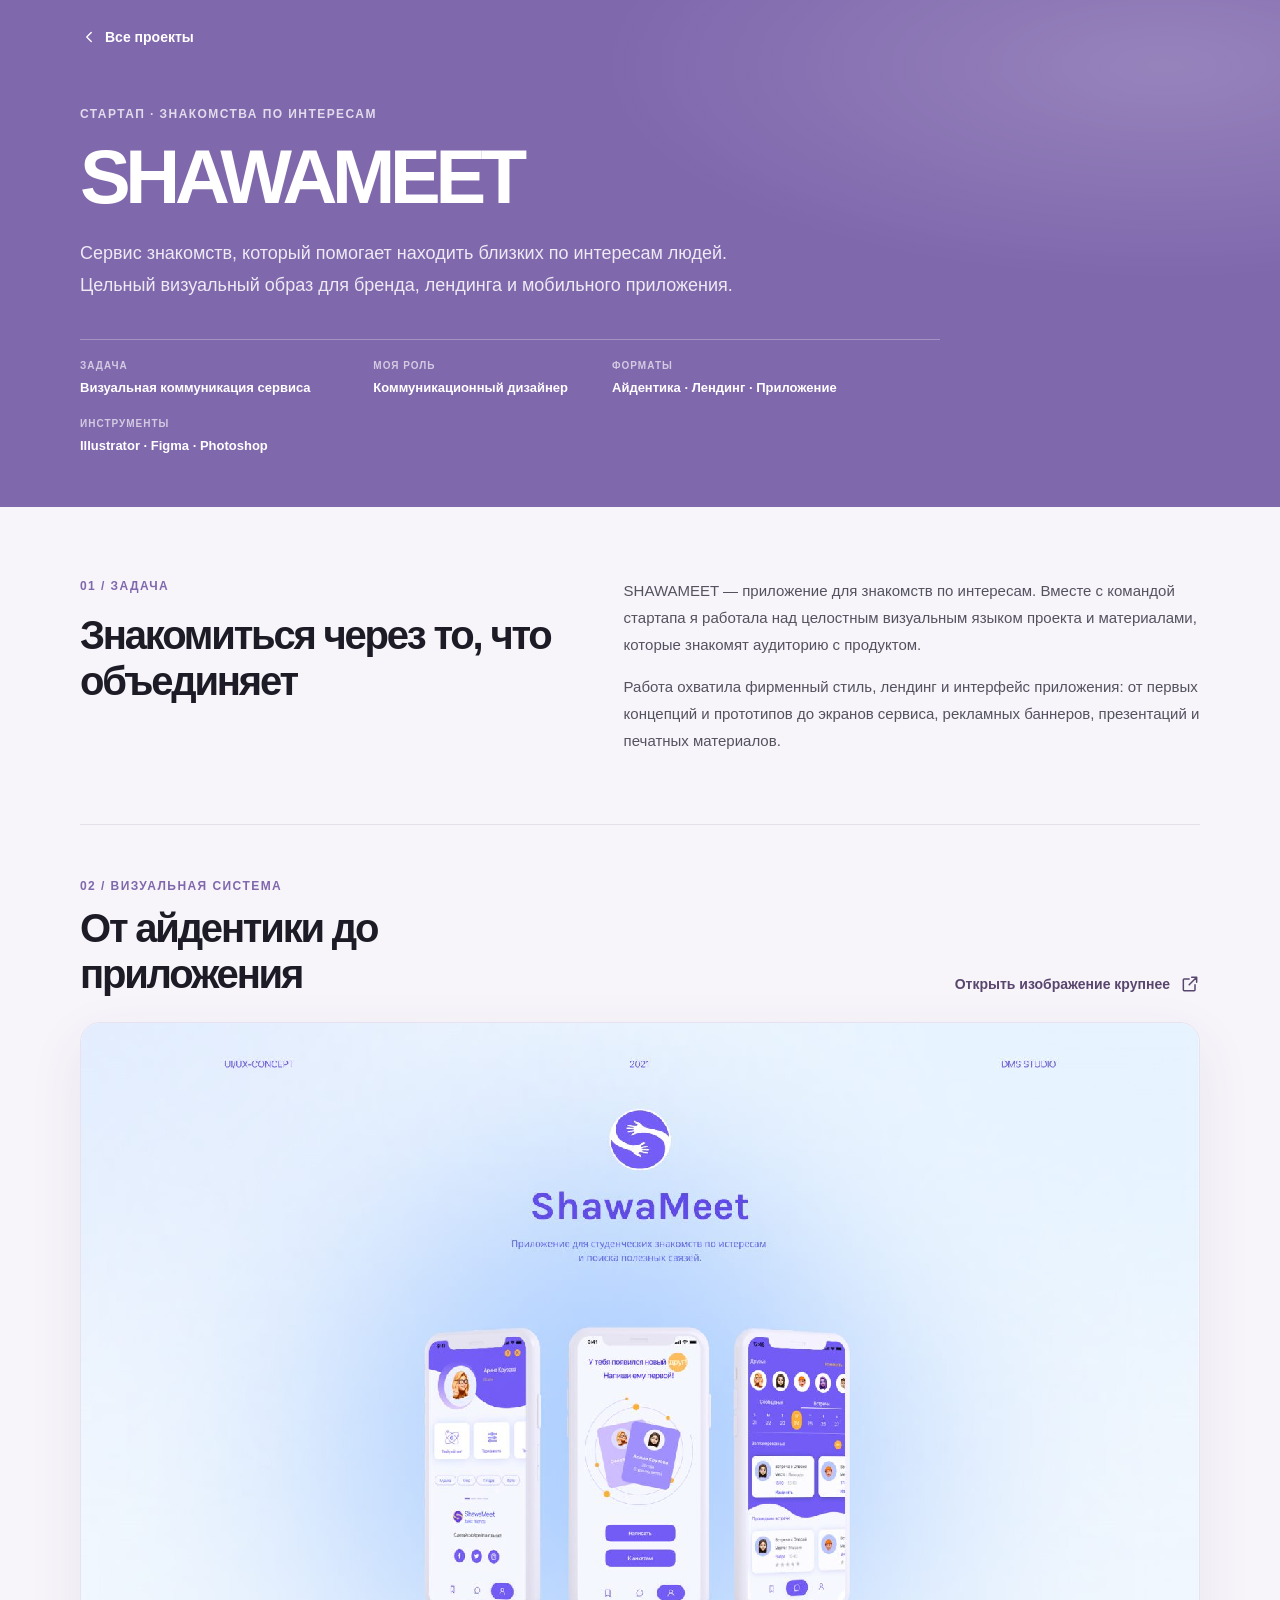
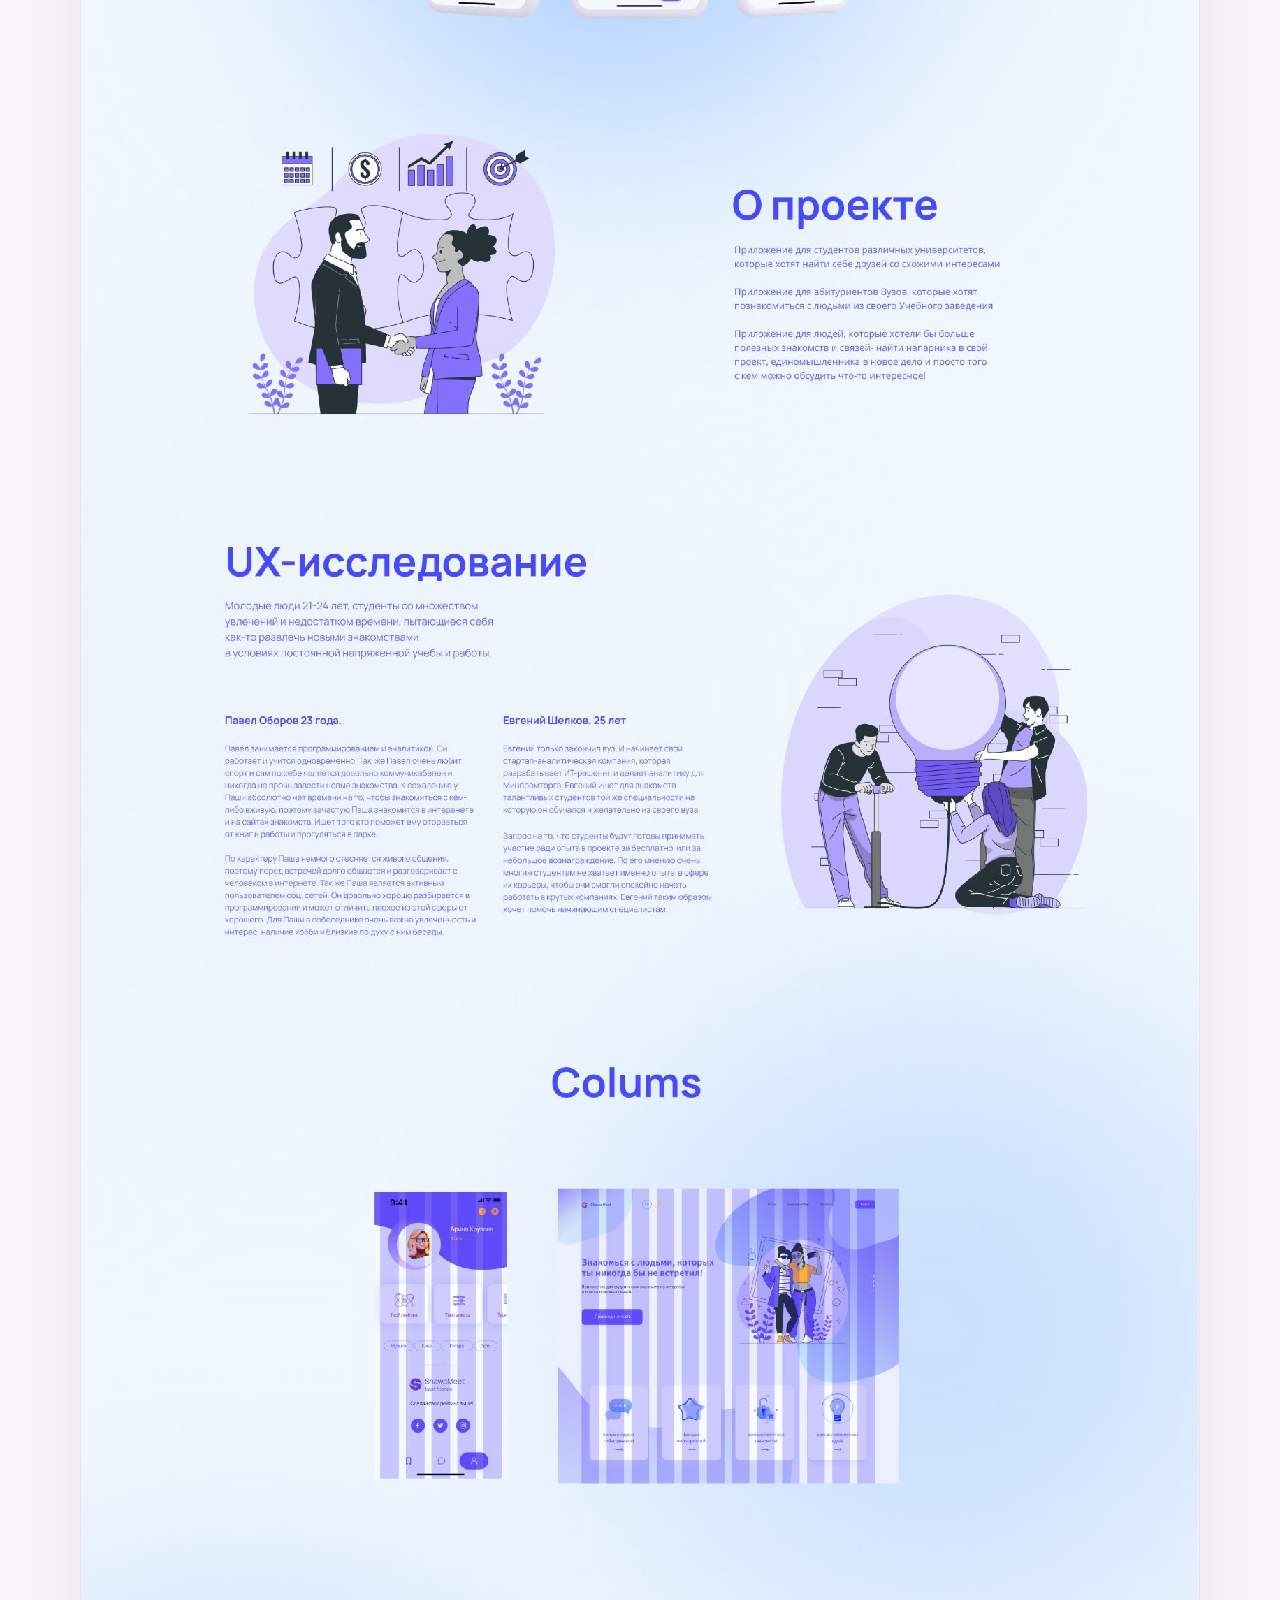
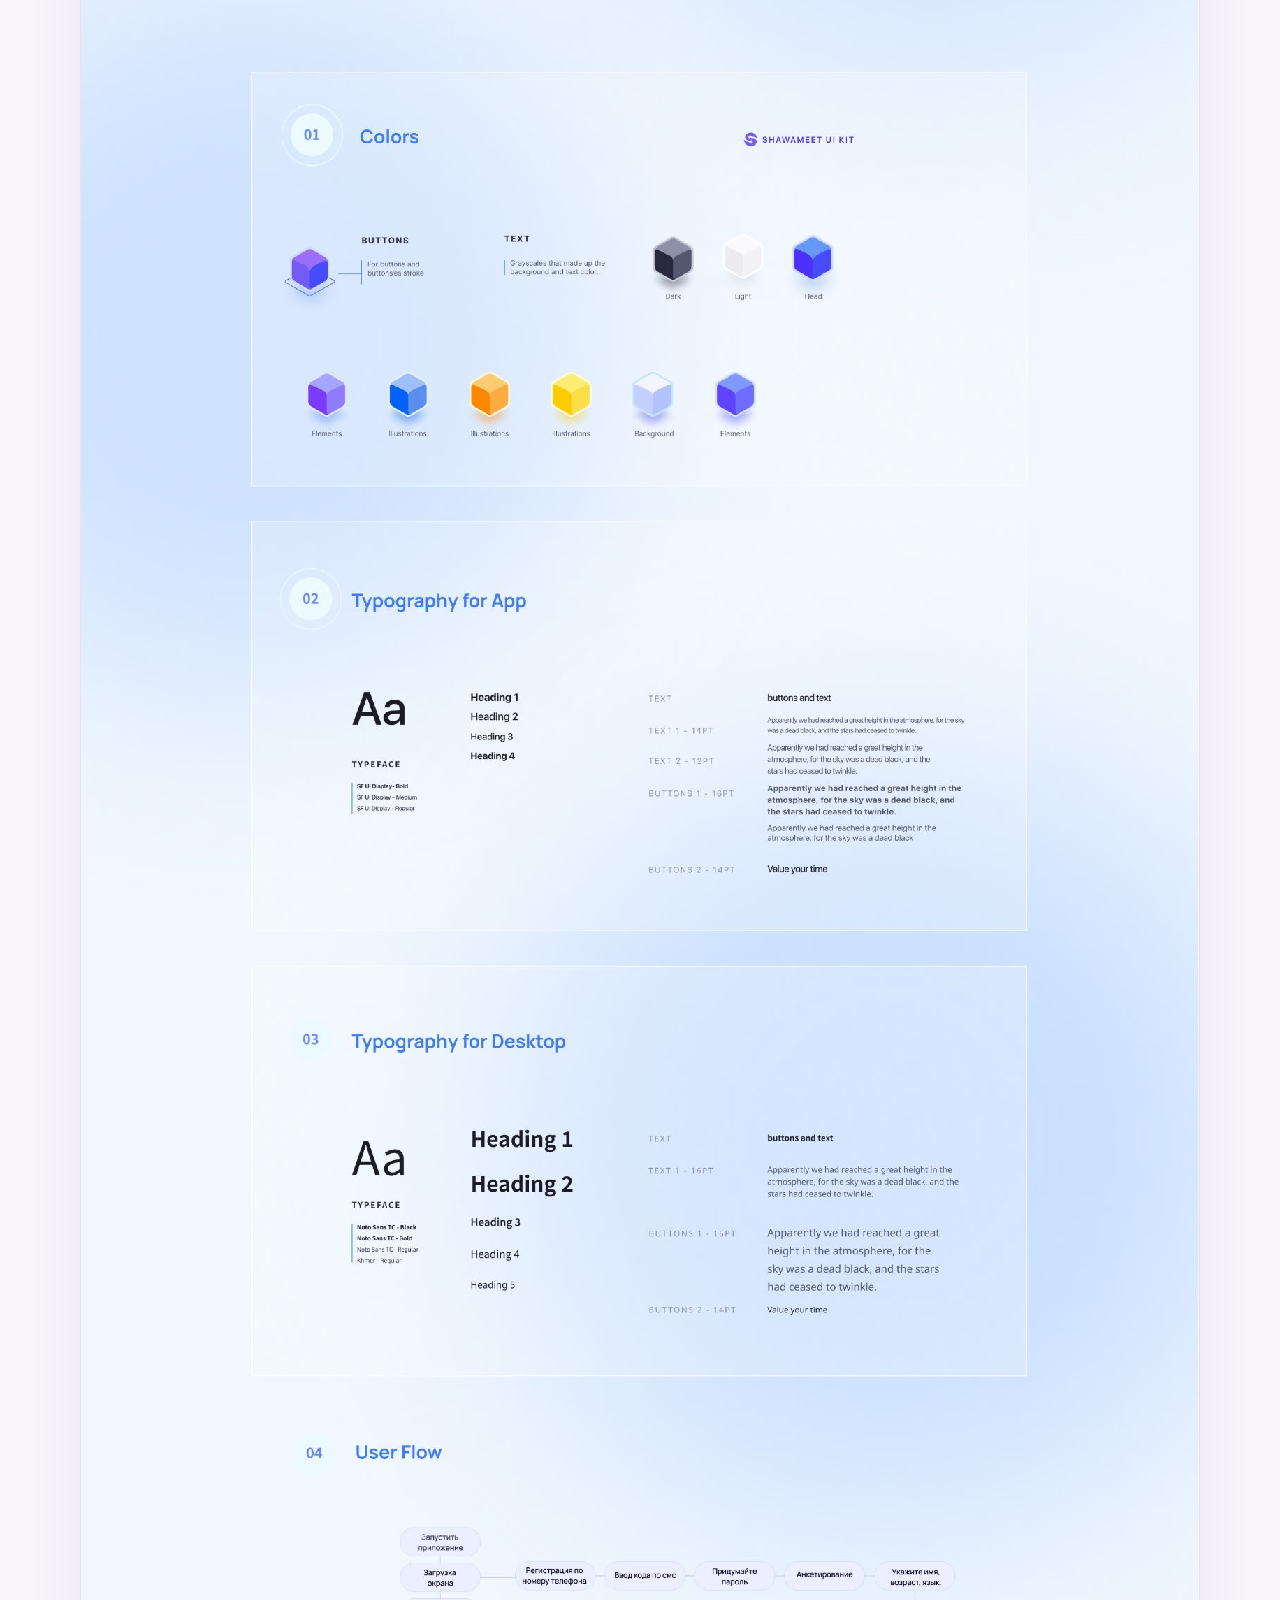
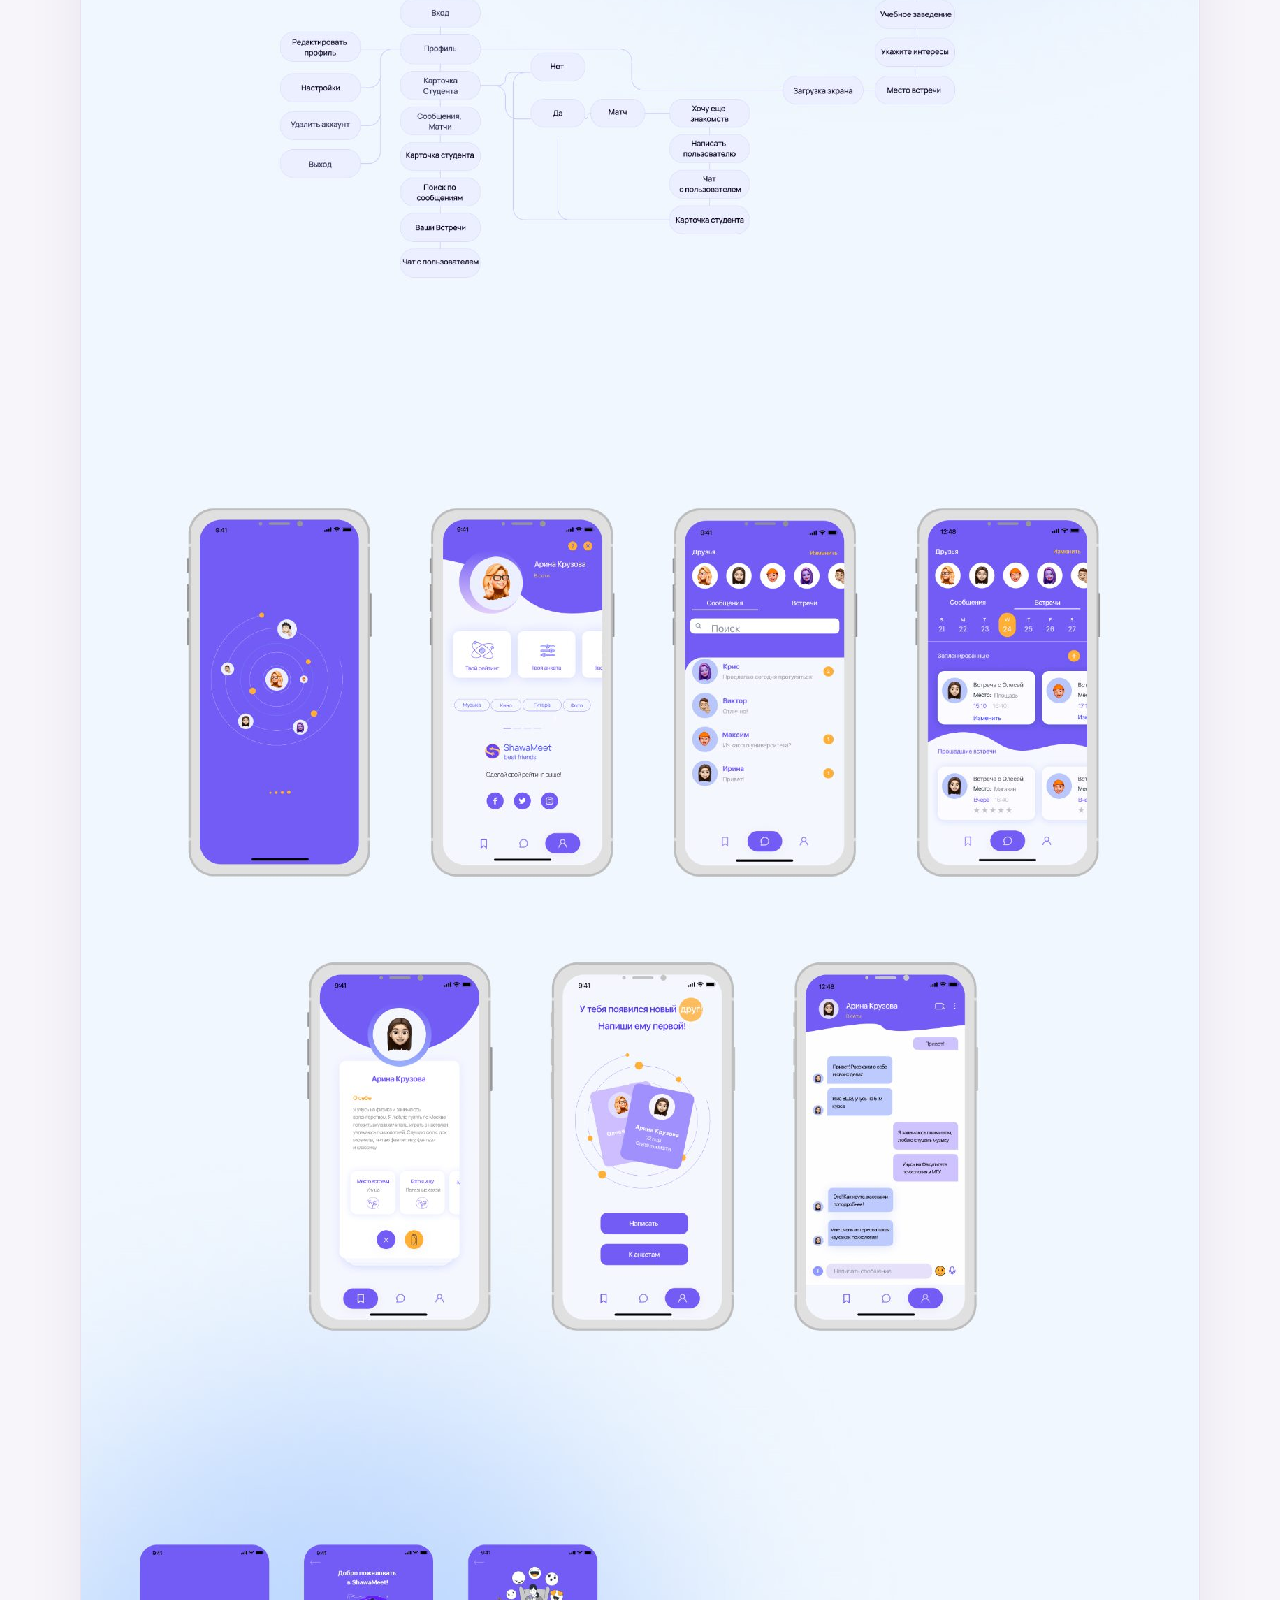
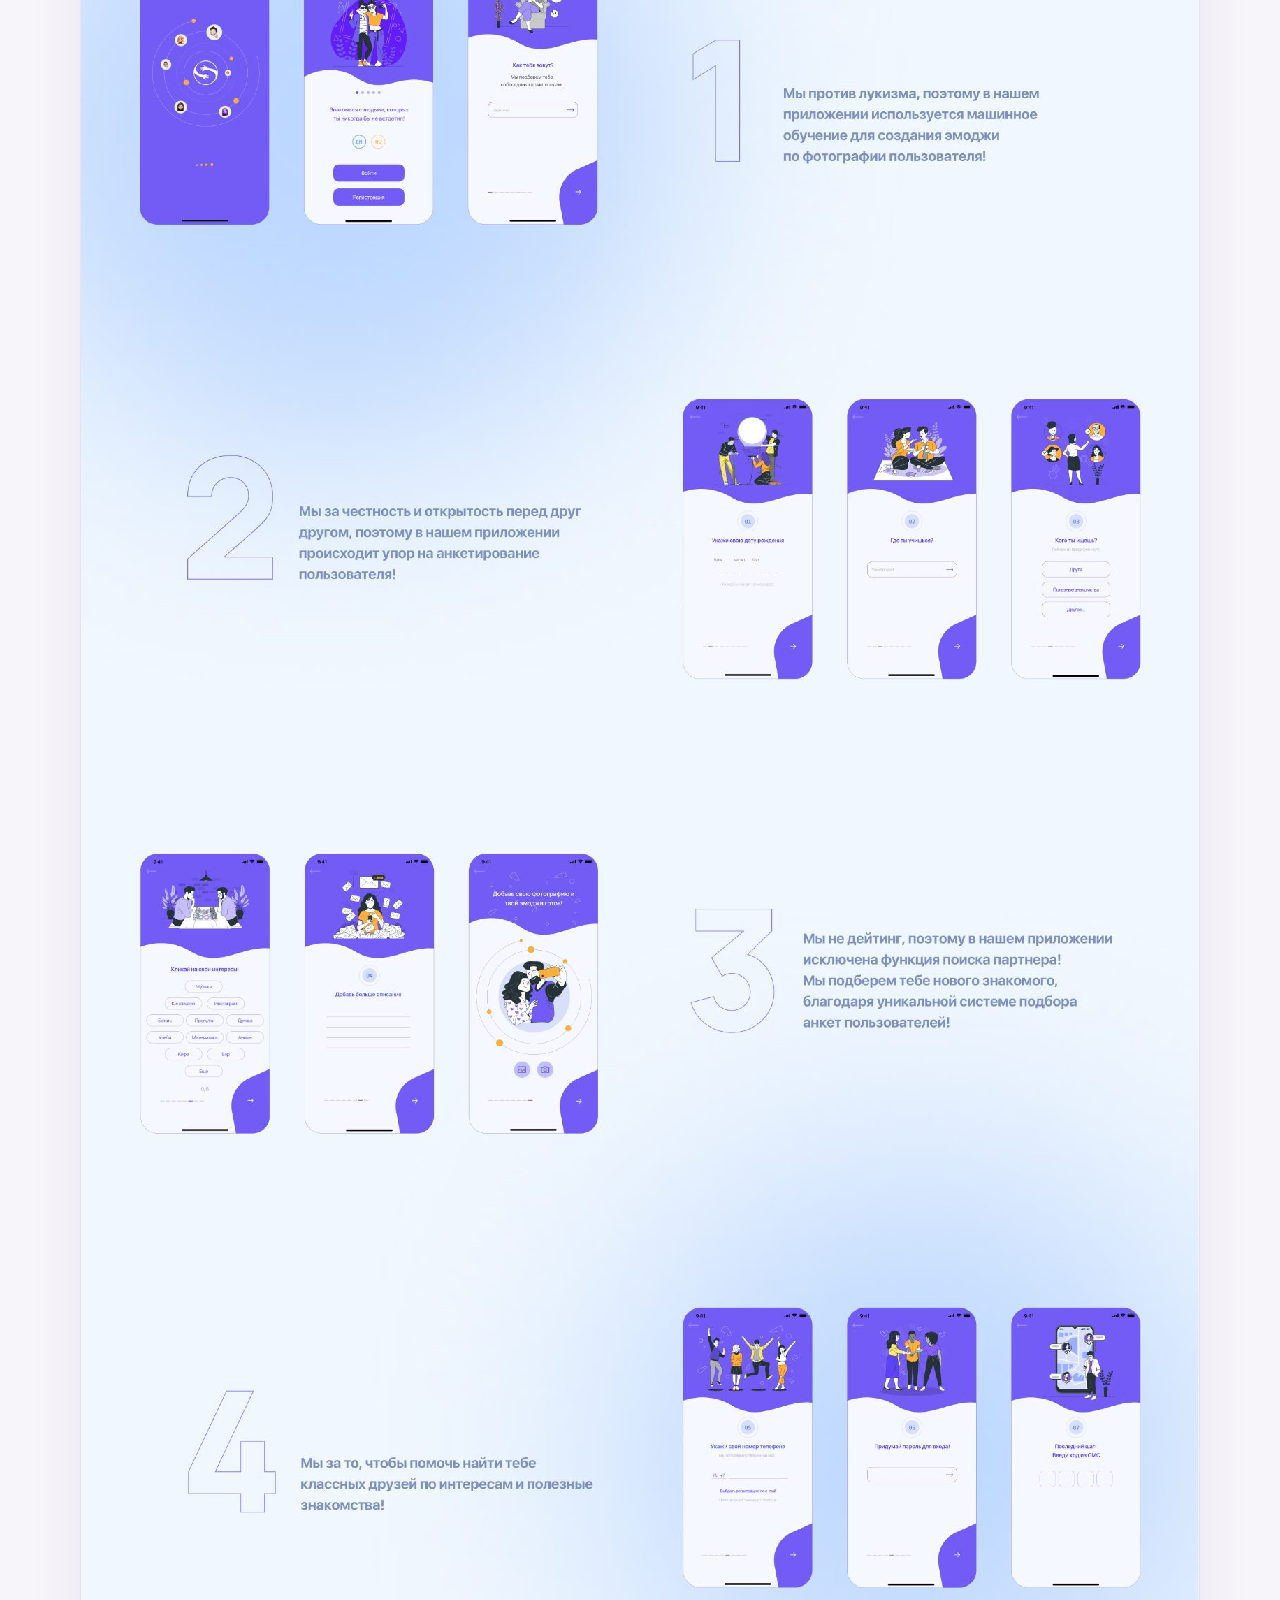
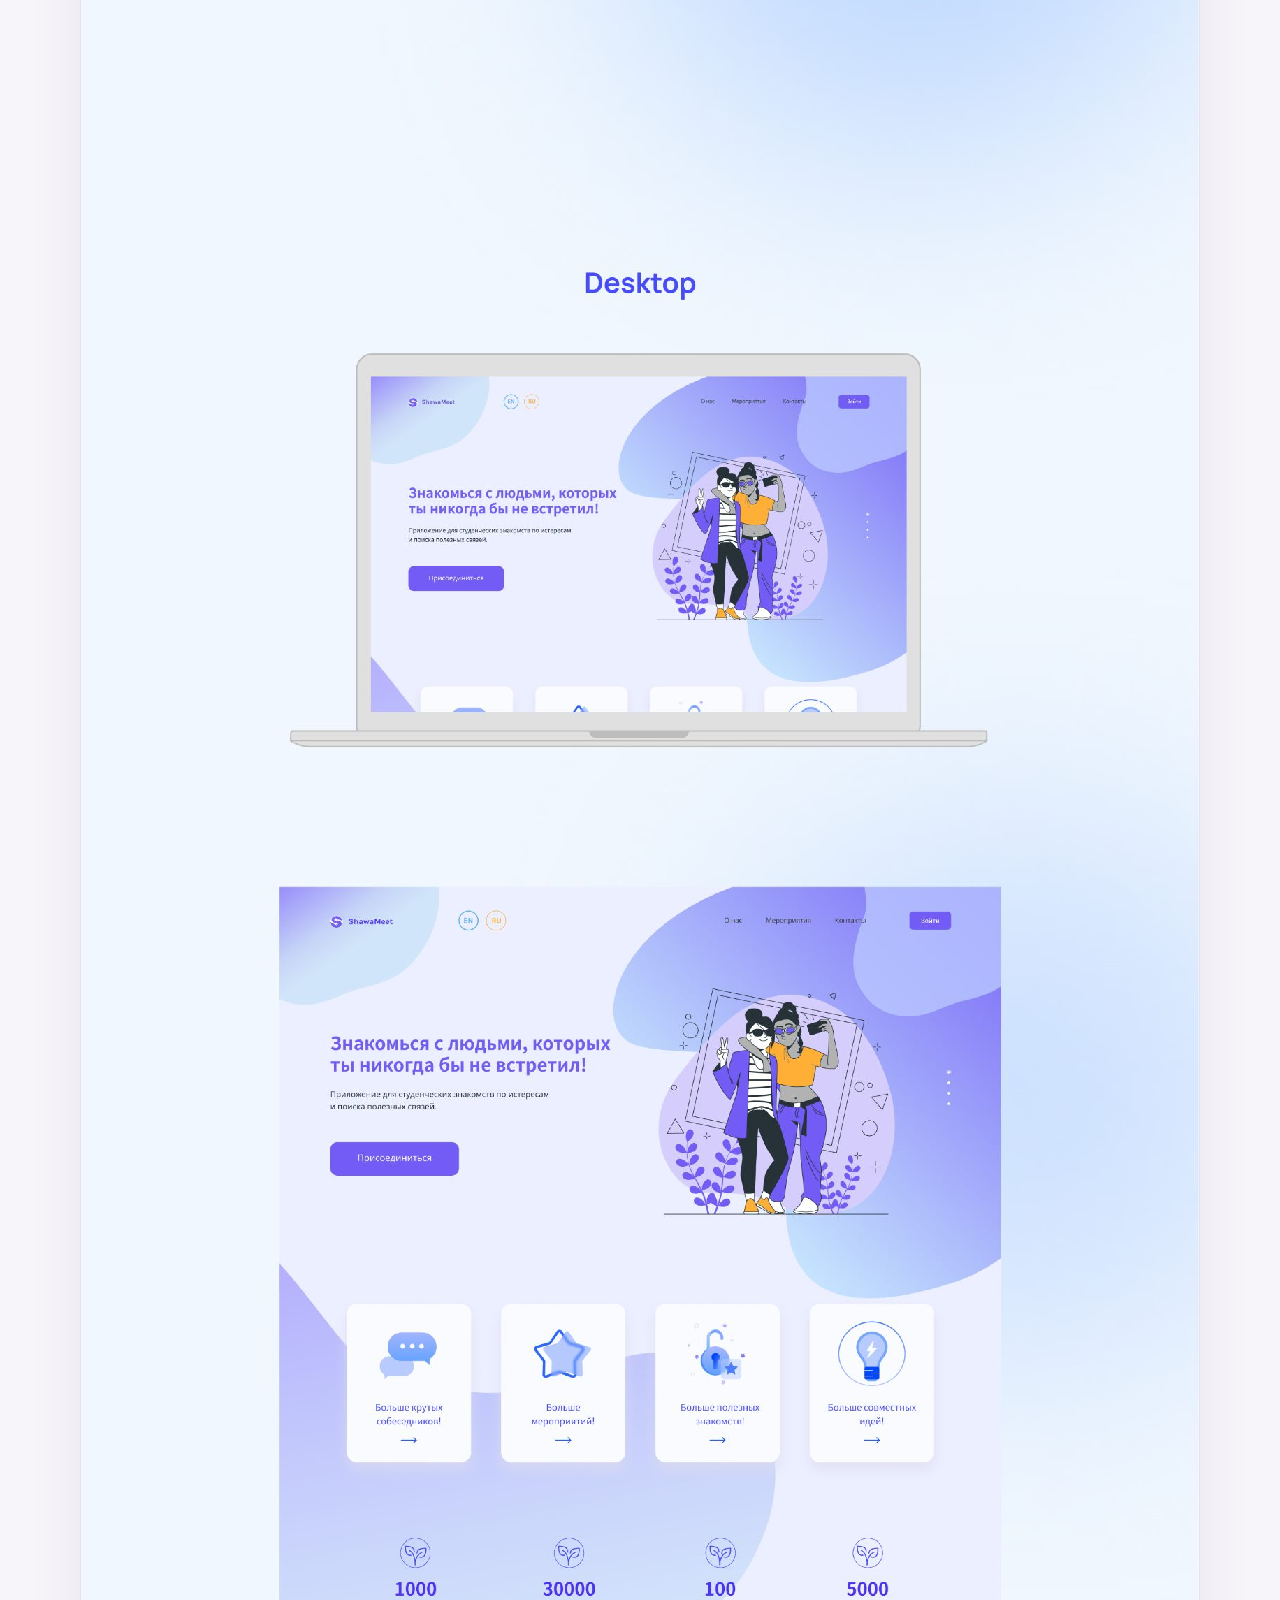
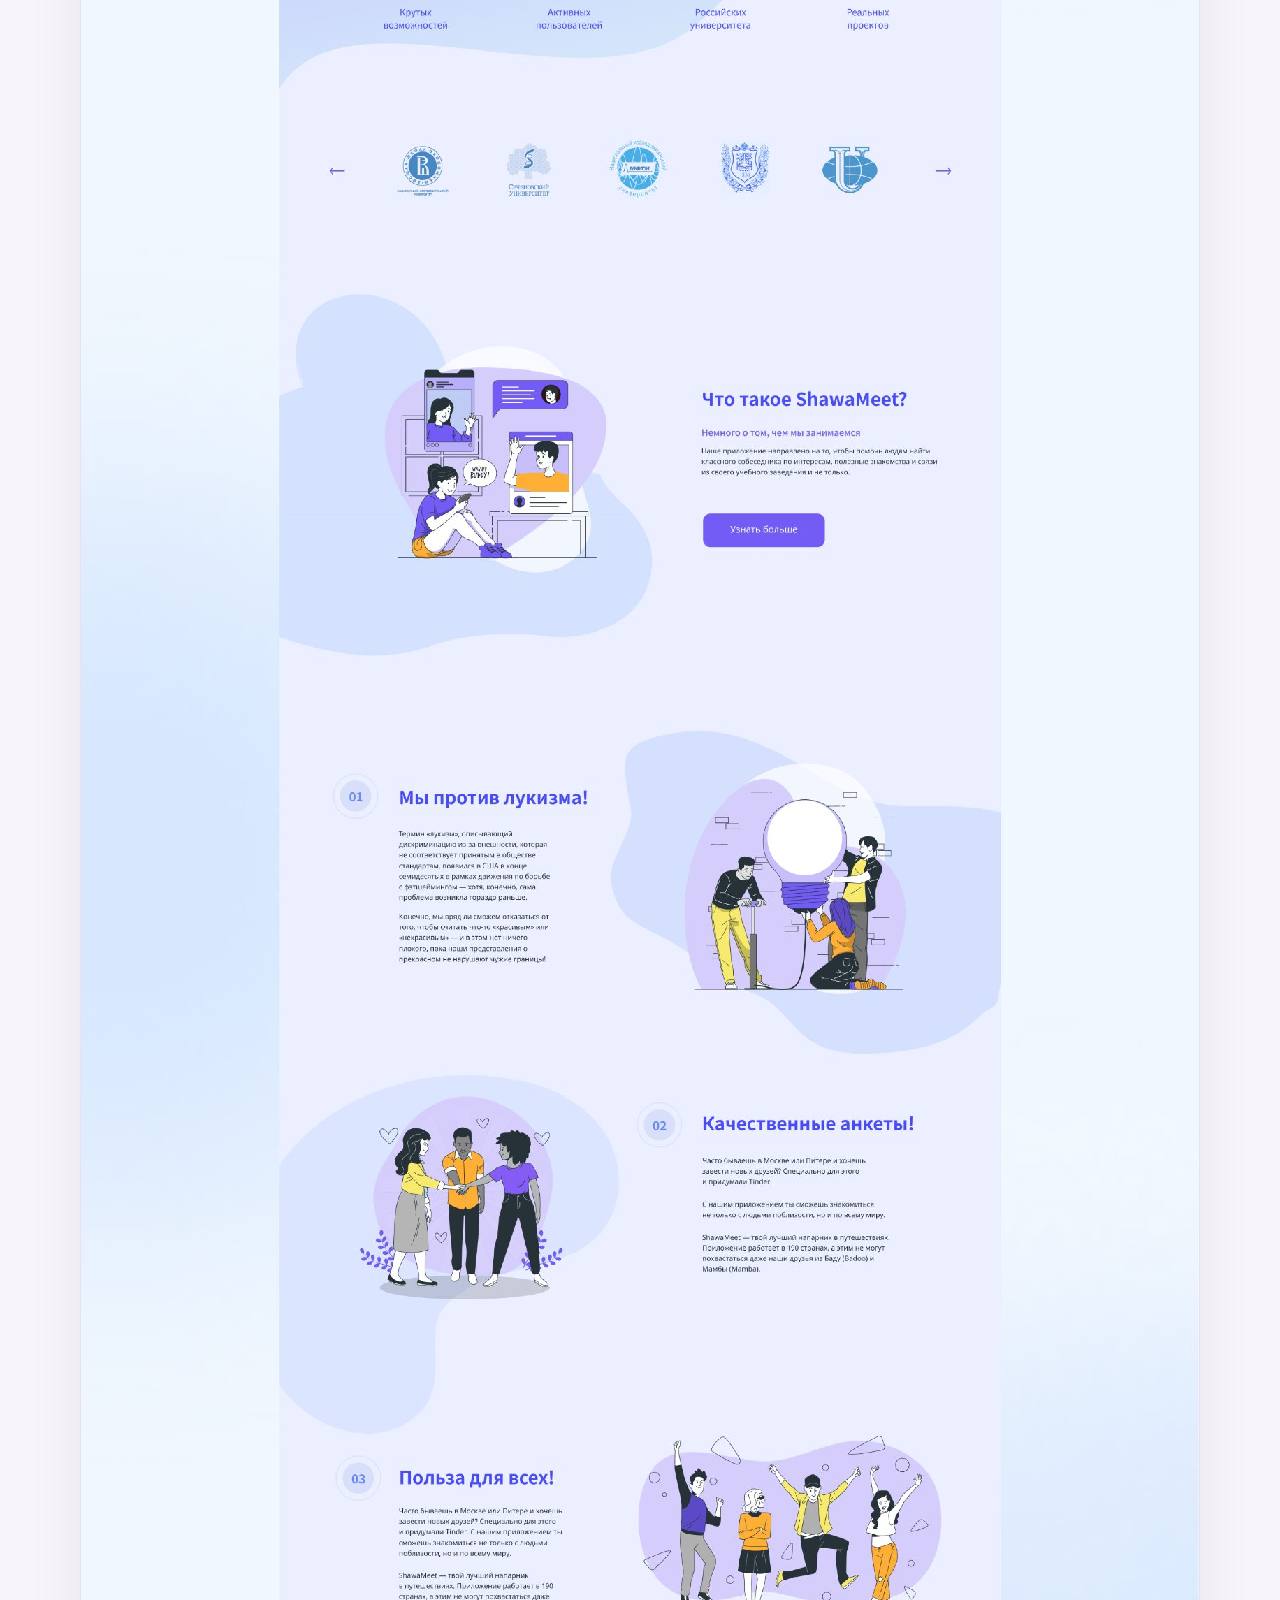
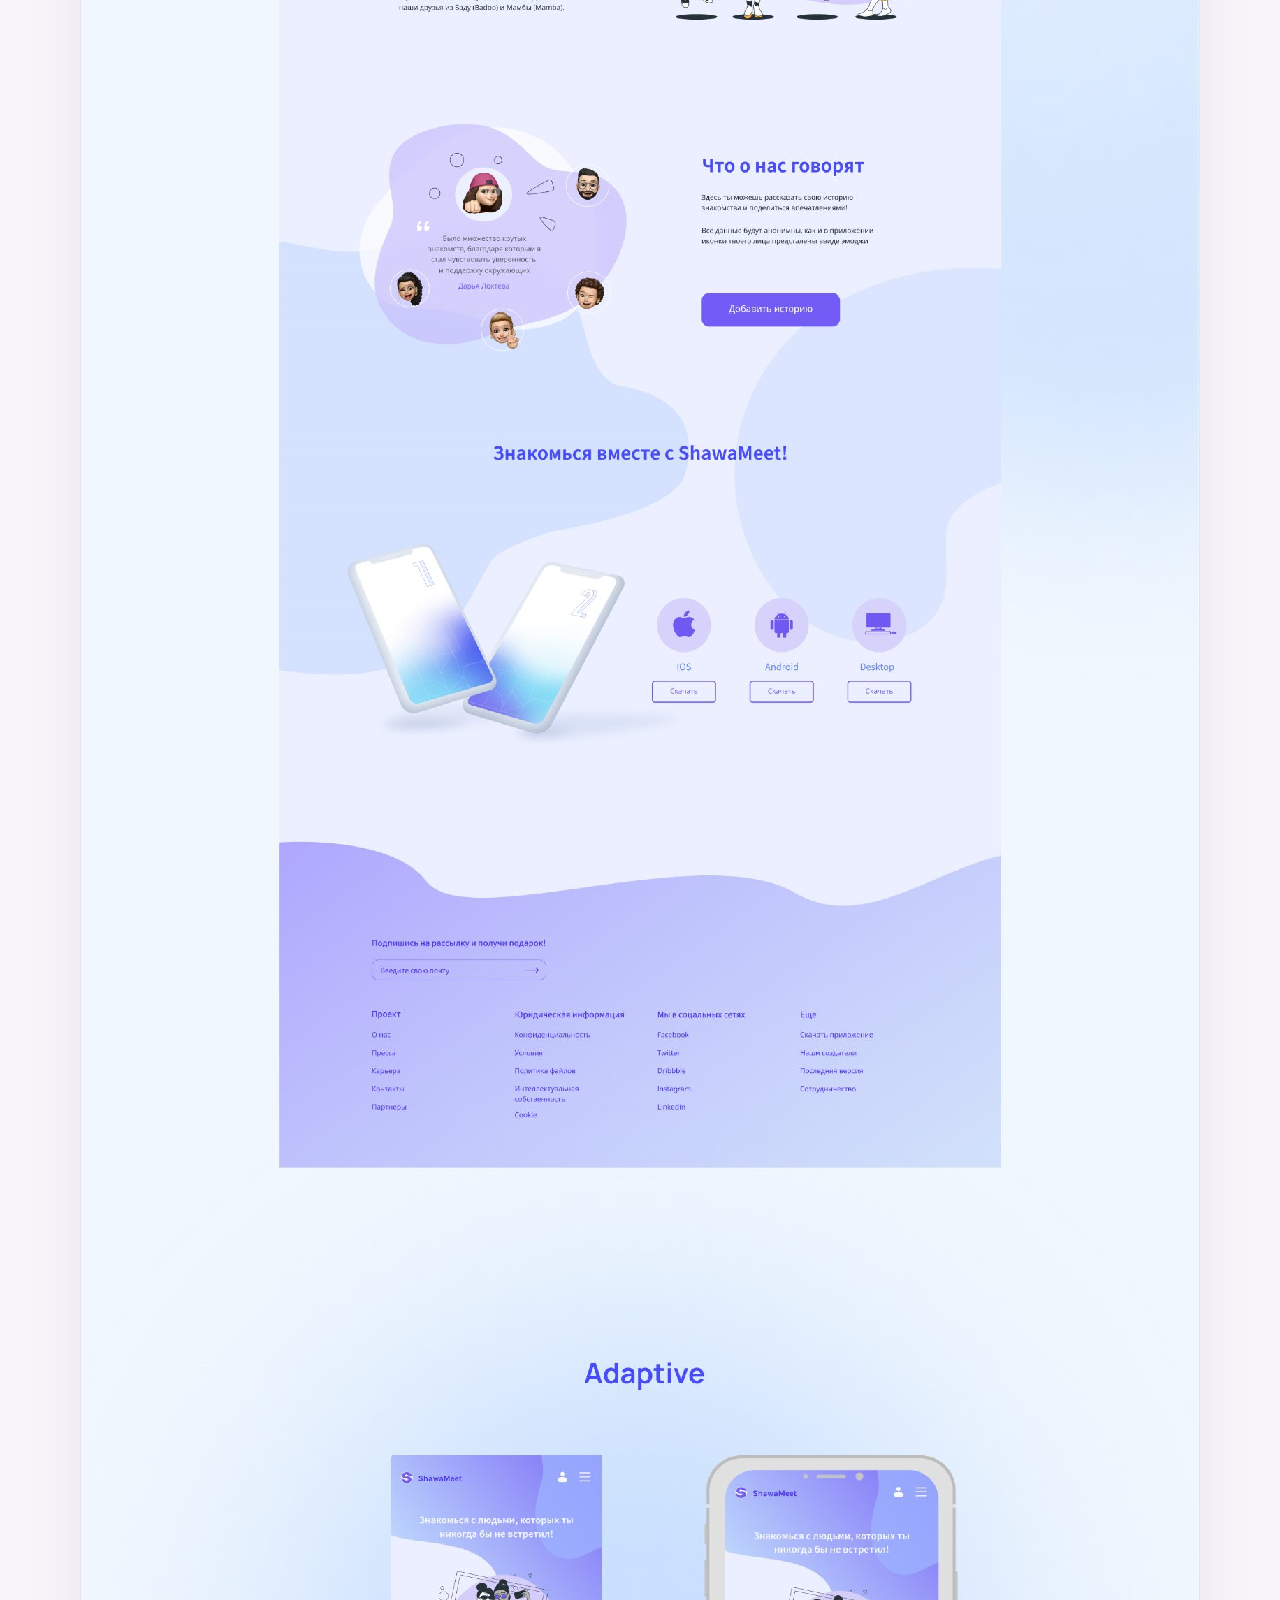
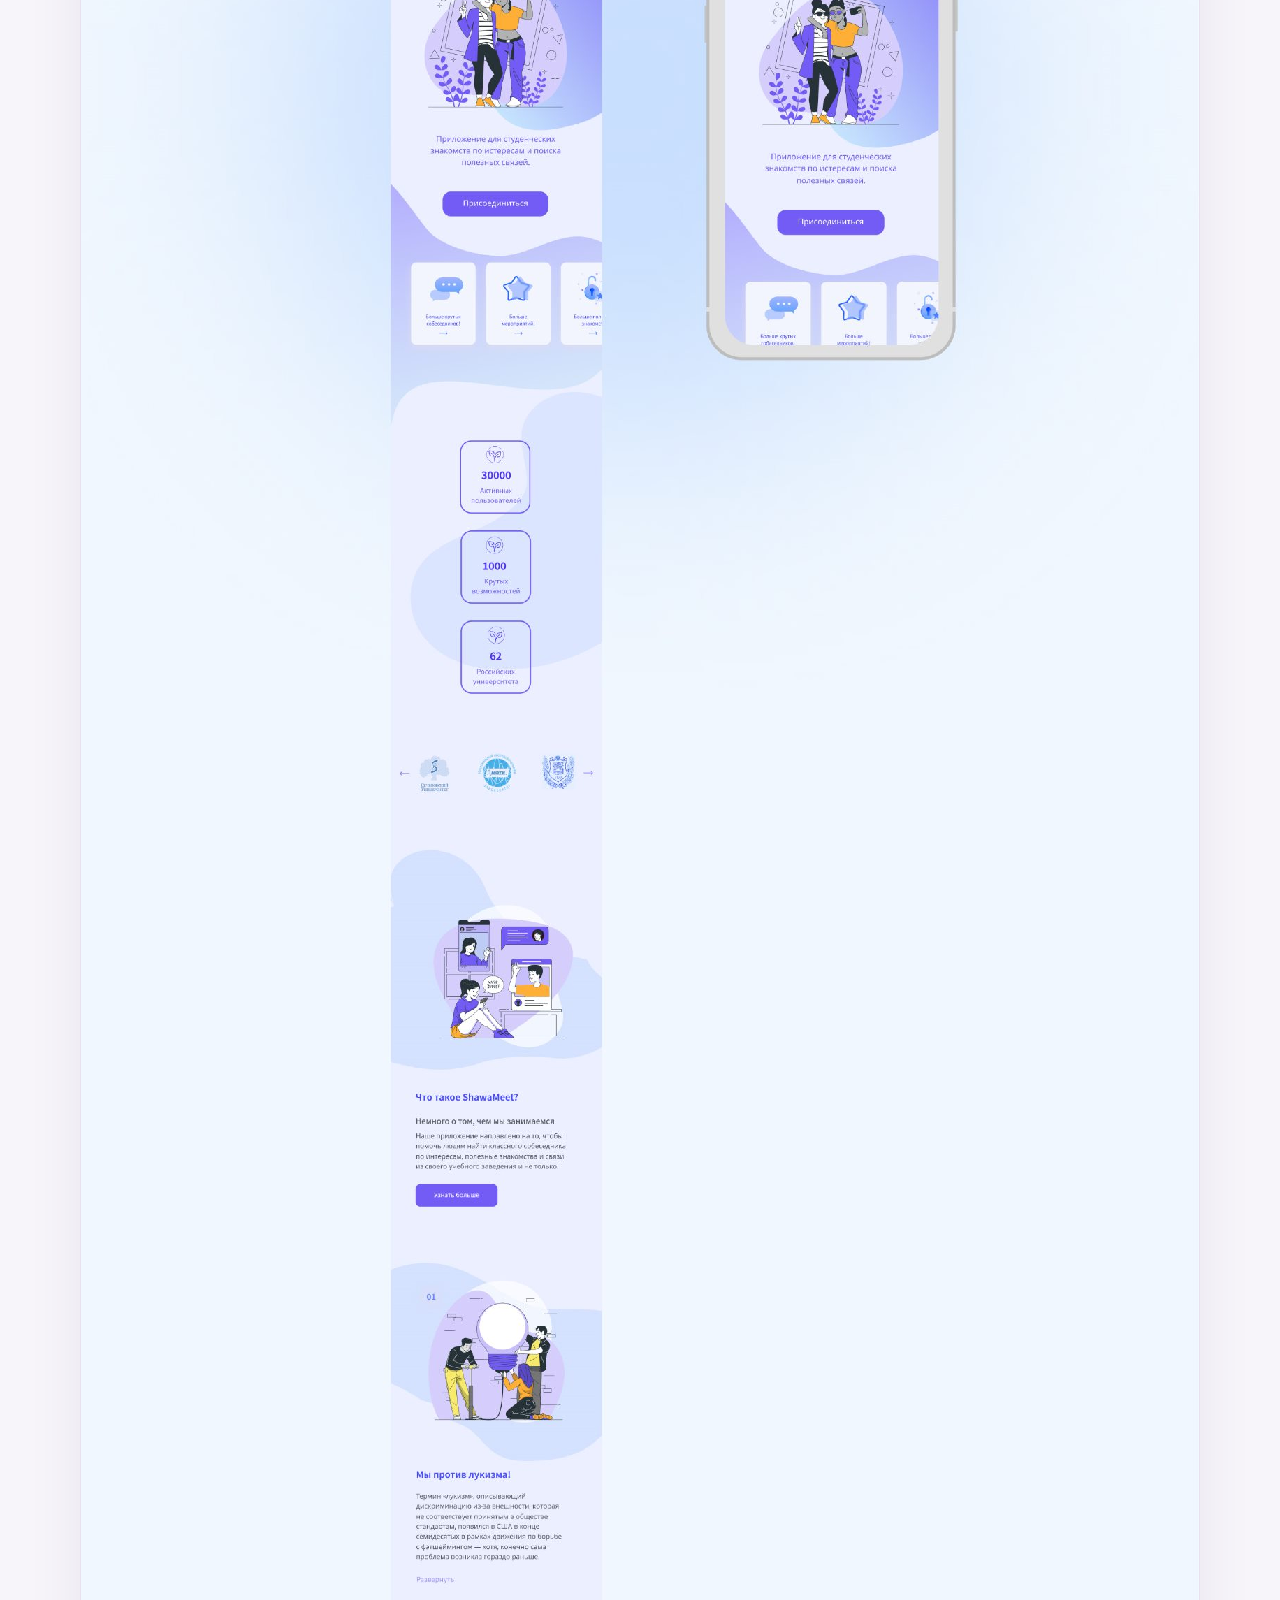
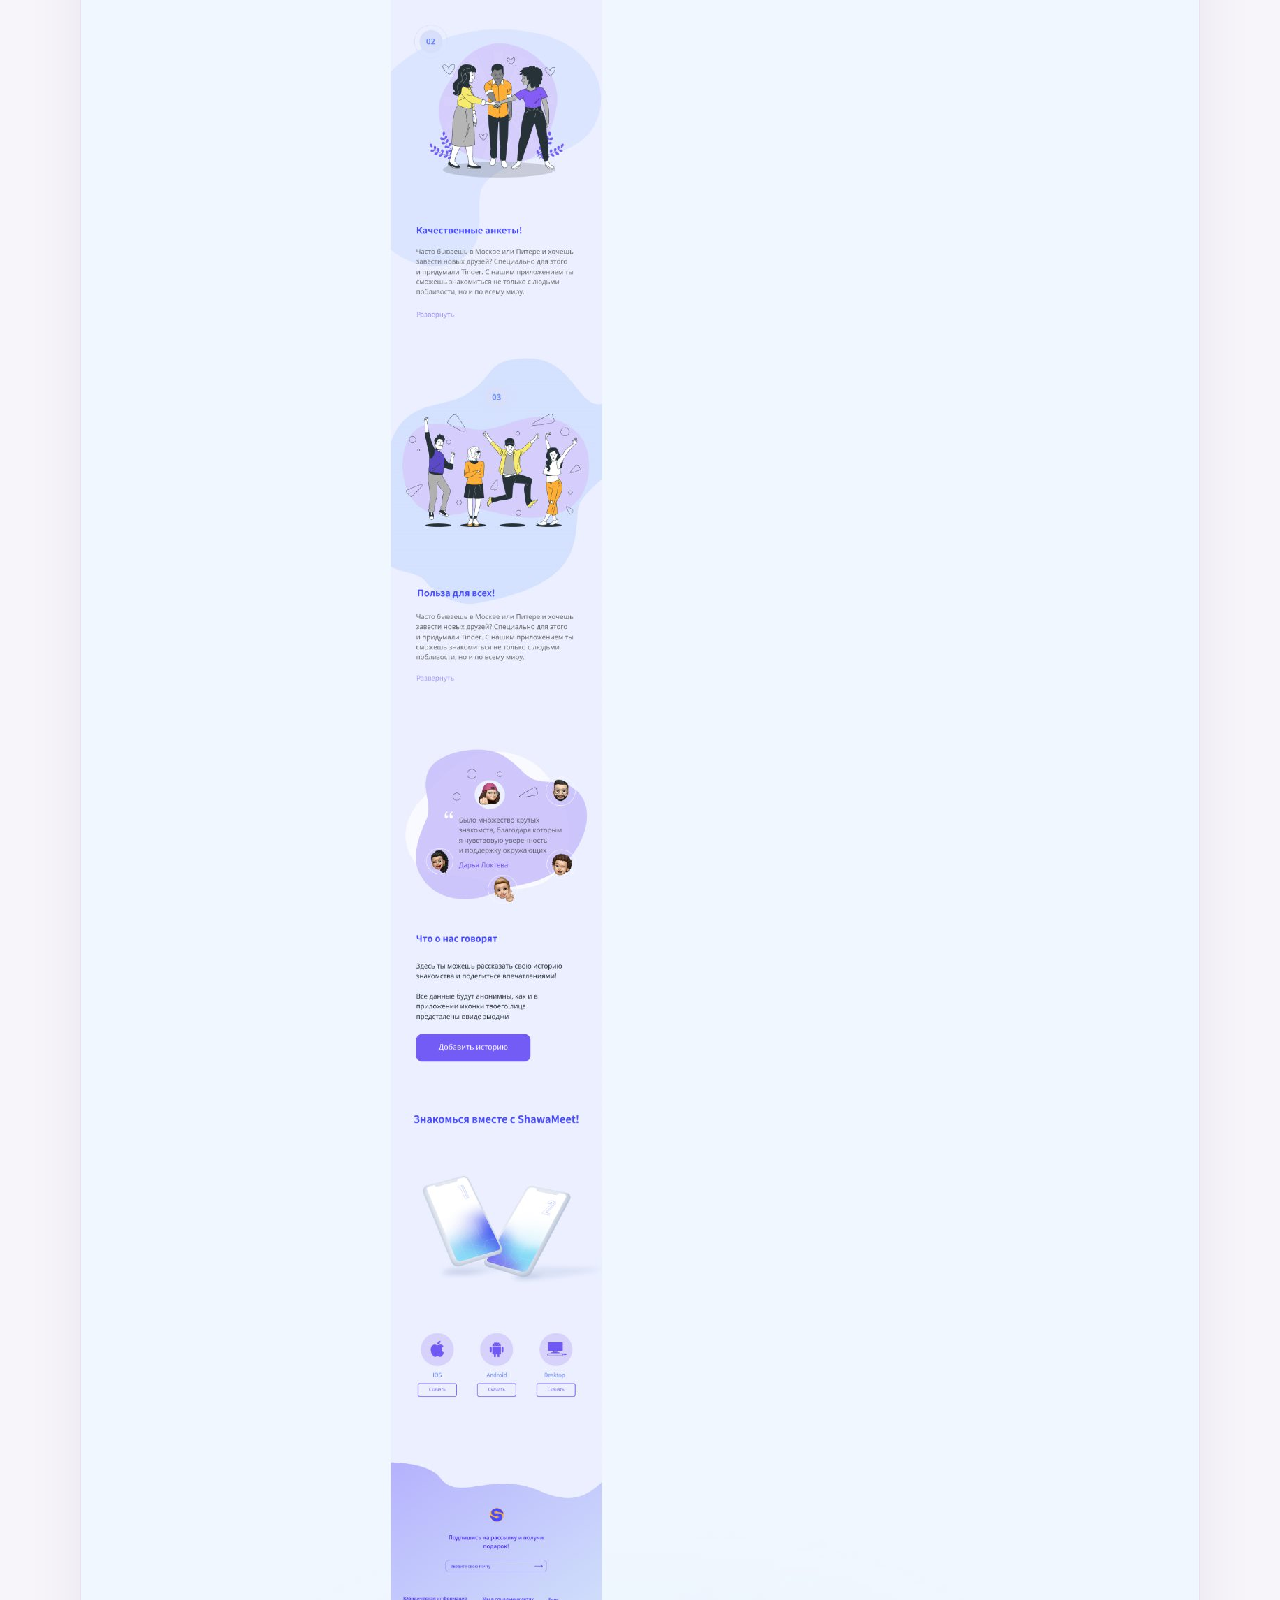
<file: shawameet-case.html>
<!doctype html>
<html lang="ru">
  <head>
    <meta charset="utf-8">
    <meta name="viewport" content="width=device-width, initial-scale=1">
    <meta name="theme-color" content="#8068ad">
    <meta name="description" content="Кейс Анны Бубновой: фирменный стиль, лендинг и приложение SHAWAMEET — сервиса знакомств по интересам.">
    <title>SHAWAMEET — Анна Бубнова</title>
    <link rel="stylesheet" href="styles.css">
  </head>
  <body>
    <header class="case-hero">
      <div class="page-shell">
        <a class="back-link" href="projects.html#shawameet">
          <svg aria-hidden="true" viewBox="0 0 24 24"><path d="m15 18-6-6 6-6"/></svg>
          Все проекты
        </a>
        <div class="case-hero-copy">
          <p class="eyebrow">Стартап · Знакомства по интересам</p>
          <h1>SHAWAMEET</h1>
          <p class="case-lead">Сервис знакомств, который помогает находить близких по интересам людей. Цельный визуальный образ для бренда, лендинга и мобильного приложения.</p>
          <div class="case-meta" aria-label="О проекте">
            <div><span>Задача</span><strong>Визуальная коммуникация сервиса</strong></div>
            <div><span>Моя роль</span><strong>Коммуникационный дизайнер</strong></div>
            <div><span>Форматы</span><strong>Айдентика · Лендинг · Приложение</strong></div>
            <div><span>Инструменты</span><strong>Illustrator · Figma · Photoshop</strong></div>
          </div>
        </div>
      </div>
    </header>

    <main>
      <section class="page-shell case-intro" aria-labelledby="case-task-heading">
        <div>
          <p class="eyebrow eyebrow-dark">01 / Задача</p>
          <h2 id="case-task-heading">Знакомиться через то, что объединяет</h2>
        </div>
        <div class="case-intro-copy">
          <p>SHAWAMEET — приложение для знакомств по интересам. Вместе с командой стартапа я работала над целостным визуальным языком проекта и материалами, которые знакомят аудиторию с продуктом.</p>
          <p>Работа охватила фирменный стиль, лендинг и интерфейс приложения: от первых концепций и прототипов до экранов сервиса, рекламных баннеров, презентаций и печатных материалов.</p>
        </div>
      </section>

      <section class="page-shell case-art-section" aria-labelledby="case-art-heading">
        <div class="case-art-heading">
          <div>
            <p class="eyebrow eyebrow-dark">02 / Визуальная система</p>
            <h2 id="case-art-heading">От айдентики до приложения</h2>
          </div>
          <a class="text-link" href="shawameet-case.jpg" target="_blank" rel="noreferrer">
            Открыть изображение крупнее
            <svg aria-hidden="true" viewBox="0 0 24 24"><path d="M14 4h6v6m0-6-9 9"/><path d="M18 13v6a1 1 0 0 1-1 1H5a1 1 0 0 1-1-1V7a1 1 0 0 1 1-1h6"/></svg>
          </a>
        </div>
        <figure class="case-artwork">
          <img
            src="shawameet-case.jpg"
            alt="Презентация кейса SHAWAMEET: UX-исследование, визуальная система, экраны мобильного приложения и адаптивный лендинг."
            width="1600"
            height="22531"
            fetchpriority="high"
          >
          <figcaption>Фирменный стиль, мобильное приложение и лендинг сервиса знакомств по интересам.</figcaption>
        </figure>
      </section>

      <section class="page-shell case-outro" aria-label="Другие проекты">
        <p>Больше проектов и направлений работы — в портфолио.</p>
        <a class="button button-lilac" href="projects.html#shawameet">
          Вернуться ко всем проектам
          <svg aria-hidden="true" viewBox="0 0 24 24"><path d="M5 12h14m-6-6 6 6-6 6"/></svg>
        </a>
      </section>
    </main>

    <footer class="site-footer">
      <div class="page-shell footer-inner">
        <a href="index.html">Анна Бубнова · Коммуникационный дизайнер</a>
        <a href="mailto:bubnovaa1998@icloud.com">Связаться <span aria-hidden="true">↗</span></a>
      </div>
    </footer>
  </body>
</html>
</file>
<file: styles.css>
:root {
  color-scheme: light;
  --violet: #8068ad;
  --violet-deep: #59466f;
  --violet-soft: #a591d1;
  --ink: #1d1b25;
  --muted: #716e7b;
  --paper: #f7f5fa;
  --white: #fff;
  --line: #e4e1eb;
  --shell: 1120px;
}

* {
  box-sizing: border-box;
}

html {
  scroll-behavior: smooth;
}

body {
  margin: 0;
  background: var(--paper);
  color: var(--ink);
  font-family: "Segoe UI", Arial, sans-serif;
  -webkit-font-smoothing: antialiased;
}

a {
  color: inherit;
}

.page-shell {
  width: min(var(--shell), calc(100% - 64px));
  margin-inline: auto;
}

.hero,
.portfolio-hero {
  color: var(--white);
  background: var(--violet);
}

.hero {
  padding: 64px 0 30px;
}

.hero-grid {
  display: grid;
  grid-template-columns: minmax(0, 1.35fr) minmax(280px, 0.8fr);
  gap: 78px;
  align-items: center;
}

.eyebrow {
  margin: 0 0 17px;
  font-size: 12px;
  font-weight: 800;
  letter-spacing: 0.12em;
  line-height: 1.5;
  text-transform: uppercase;
}

.hero .eyebrow,
.portfolio-hero .eyebrow {
  color: rgba(255, 255, 255, 0.7);
}

.hero h1 {
  margin: 0;
  font-size: clamp(56px, 8vw, 94px);
  font-weight: 800;
  letter-spacing: -0.075em;
  line-height: 0.98;
}

.hero-role {
  margin: 20px 0 0;
  font-size: 22px;
  font-weight: 700;
}

.hero-intro {
  max-width: 620px;
  margin: 28px 0 0;
  color: rgba(255, 255, 255, 0.83);
  font-size: 17px;
  line-height: 1.75;
}

.hero-actions {
  display: flex;
  flex-wrap: wrap;
  gap: 12px;
  margin-top: 30px;
}

.button {
  display: inline-flex;
  min-height: 52px;
  align-items: center;
  justify-content: center;
  gap: 10px;
  padding: 0 20px;
  border: 1px solid transparent;
  border-radius: 999px;
  font-size: 14px;
  font-weight: 800;
  text-decoration: none;
  transition: transform 160ms ease, background 160ms ease, color 160ms ease;
}

.button:hover {
  transform: translateY(-2px);
}

.button svg,
.contact-list svg,
.back-link svg,
.text-link svg {
  width: 20px;
  height: 20px;
  flex: 0 0 auto;
  fill: none;
  stroke: currentColor;
  stroke-linecap: round;
  stroke-linejoin: round;
  stroke-width: 1.8;
}

.button-light {
  background: var(--white);
  color: var(--violet-deep);
}

.button-light:hover {
  background: #eee9ff;
}

.button-outline {
  border-color: rgba(255, 255, 255, 0.55);
  color: var(--white);
}

.button-outline:hover {
  background: rgba(255, 255, 255, 0.12);
}

.contact-list {
  margin: 24px 0 0;
}

.contact-list a,
.contact-location {
  display: flex;
  min-height: 62px;
  align-items: center;
  gap: 16px;
  border-bottom: 1px solid rgba(255, 255, 255, 0.22);
  color: var(--white);
  font-size: 15px;
  font-weight: 600;
  text-decoration: none;
}

.contact-list a:hover {
  color: #e3dcff;
}

.contact-list svg {
  width: 22px;
  height: 22px;
}

.contact-list .external-icon {
  width: 15px;
  height: 15px;
  margin-left: auto;
  opacity: 0.68;
}

.hero-foot {
  margin-top: 52px;
  padding-top: 2px;
}

.experience-label {
  display: flex;
  align-items: baseline;
  gap: 10px;
  margin-bottom: 17px;
}

.experience-label strong {
  font-size: 16px;
}

.experience-label span {
  color: rgba(255, 255, 255, 0.72);
  font-size: 13px;
}

.career-track {
  display: flex;
  min-height: 48px;
  gap: 3px;
}

.career-segment {
  display: flex;
  min-width: 0;
  align-items: center;
  padding: 0 15px;
  border-radius: 11px;
  font-size: 12px;
  font-weight: 800;
}

.career-segment-one {
  flex: 2.3;
  background: rgba(255, 255, 255, 0.13);
}

.career-segment-two {
  flex: 1;
  background: rgba(255, 255, 255, 0.24);
}

.career-segment-three {
  flex: 1.3;
  background: rgba(255, 255, 255, 0.34);
}

.career-segment-four {
  flex: 1.5;
  background: var(--white);
  color: var(--violet-deep);
}

.career-years {
  display: flex;
  justify-content: space-between;
  padding: 12px 4px 0;
  border-top: 1px solid rgba(255, 255, 255, 0.25);
  margin-top: 13px;
  color: rgba(255, 255, 255, 0.76);
  font-size: 12px;
}

.section {
  display: grid;
  grid-template-columns: minmax(230px, 0.85fr) minmax(0, 1.4fr);
  gap: 70px;
  padding-block: 76px;
  border-bottom: 1px solid var(--line);
}

.eyebrow-dark {
  color: var(--violet);
}

.section h2,
.skills-group h2,
.work-heading h2 {
  margin: 0;
  font-size: clamp(28px, 4vw, 42px);
  font-weight: 800;
  letter-spacing: -0.055em;
  line-height: 1.16;
}

.invitation-copy p,
.profile-copy > p {
  max-width: 650px;
  margin: 0;
  color: #555260;
  font-size: 17px;
  line-height: 1.8;
}

.text-link {
  display: inline-flex;
  align-items: center;
  gap: 10px;
  margin-top: 22px;
  color: var(--violet-deep);
  font-size: 14px;
  font-weight: 800;
  text-decoration: none;
}

.text-link:hover {
  color: var(--violet);
}

.text-link svg {
  transition: transform 160ms ease;
}

.text-link:hover svg {
  transform: translateX(4px);
}

.invitation-copy .text-link + .text-link {
  margin-top: 12px;
}

.profile-copy > p + p {
  margin-top: 16px;
}

.tag-list,
.crumb-list {
  display: flex;
  flex-wrap: wrap;
  gap: 8px;
}

.tag-list {
  margin-top: 24px;
}

.tag-list span,
.crumb-list span {
  display: inline-flex;
  min-height: 35px;
  align-items: center;
  padding: 7px 12px;
  border: 1px solid #e1d8ef;
  border-radius: 999px;
  background: #f0ebf7;
  color: #59466f;
  font-size: 12px;
  font-weight: 700;
}

.site-footer {
  background: var(--paper);
}

.footer-inner {
  display: flex;
  min-height: 84px;
  align-items: center;
  justify-content: space-between;
  gap: 20px;
  color: var(--muted);
  font-size: 12px;
}

.footer-inner a {
  color: var(--violet-deep);
  font-weight: 800;
  text-decoration: none;
}

.portfolio-hero {
  padding: 28px 0 60px;
}

.back-link {
  display: inline-flex;
  align-items: center;
  gap: 7px;
  color: var(--white);
  font-size: 14px;
  font-weight: 700;
  text-decoration: none;
}

.back-link:hover {
  color: #e3dcff;
}

.back-link svg {
  width: 18px;
  height: 18px;
}

.portfolio-hero-grid {
  display: grid;
  grid-template-columns: minmax(0, 1fr) minmax(280px, 0.72fr);
  gap: 72px;
  align-items: center;
  padding-top: 48px;
}

.portfolio-hero-grid > div {
  padding-block: 20px;
}

.portfolio-hero h1 {
  margin: 0;
  font-size: clamp(50px, 7vw, 76px);
  font-weight: 800;
  letter-spacing: -0.07em;
  line-height: 1;
}

.portfolio-lead {
  max-width: 580px;
  margin: 24px 0 0;
  color: rgba(255, 255, 255, 0.82);
  font-size: 17px;
  line-height: 1.75;
}

.project-index {
  display: grid;
}

.project-index a {
  display: flex;
  min-height: 45px;
  align-items: center;
  justify-content: space-between;
  gap: 12px;
  border-bottom: 1px solid rgba(255, 255, 255, 0.24);
  color: var(--white);
  font-size: 13px;
  font-weight: 700;
  text-decoration: none;
  transition: padding 160ms ease, color 160ms ease;
}

.project-index a:hover {
  padding-inline: 5px;
  color: #e3dcff;
}

.project-index a span:last-child {
  color: rgba(255, 255, 255, 0.62);
  font-size: 11px;
}

.portfolio-main {
  padding-top: 0;
}

.skills-panel {
  display: grid;
  grid-template-columns: 1fr 1fr;
  gap: 48px;
  padding-block: 54px 58px;
  border-bottom: 1px solid var(--line);
}

.skills-group h2 {
  margin-bottom: 20px;
  font-size: 24px;
}

.skills-group .eyebrow {
  margin-bottom: 12px;
}

.crumb-list span {
  min-height: 32px;
  padding: 6px 11px;
  font-size: 11px;
}

.crumb-list-muted span {
  border-color: #e2e0e8;
  background: #eeedf2;
  color: #575461;
}

.projects-section {
  padding-top: 58px;
}

.work-heading {
  display: flex;
  align-items: end;
  justify-content: space-between;
  gap: 32px;
  margin-bottom: 30px;
}

.work-heading h2 {
  font-size: 42px;
}

.work-heading > p {
  max-width: 335px;
  margin: 0 0 4px;
  color: var(--muted);
  font-size: 13px;
  line-height: 1.65;
}

.project-list {
  display: grid;
  gap: 18px;
}

.project-card {
  display: grid;
  grid-template-columns: minmax(300px, 0.88fr) minmax(0, 1.12fr);
  min-height: 286px;
  overflow: hidden;
  border: 1px solid #e8e5ee;
  border-radius: 18px;
  background: var(--white);
}

.project-card-reverse .project-art {
  order: 2;
}

.project-card-reverse .project-copy {
  order: 1;
}

.project-art {
  position: relative;
  display: flex;
  min-height: 286px;
  overflow: hidden;
  align-items: end;
  padding: 18px;
  isolation: isolate;
  background: #d7d1ec;
}

.project-art::before {
  position: absolute;
  z-index: -1;
  background: var(--art-bg);
  content: "";
  inset: -18px;
  filter: blur(13px);
  transform: scale(1.06);
}

.art-composition {
  position: absolute;
  inset: 0;
  overflow: hidden;
  filter: blur(8px);
  opacity: 0.96;
}

.shape {
  position: absolute;
  display: block;
}

.art-mascot {
  --art-bg:
    radial-gradient(ellipse at 30% 20%, #ffca7c 0 13%, transparent 14%),
    radial-gradient(ellipse at 60% 48%, #f05e87 0 23%, transparent 24%),
    linear-gradient(135deg, #f8a6a4, #7448b9 58%, #352a68);
}

.shape-round {
  top: 13%;
  left: 18%;
  width: 190px;
  height: 190px;
  border: 22px solid #fff4d8;
  border-radius: 43% 57% 60% 40%;
  background: #f39b67;
  transform: rotate(-17deg);
}

.shape-star {
  top: 24%;
  right: 19%;
  color: #ffe877;
  font-size: 120px;
}

.shape-orbit {
  right: 14%;
  bottom: -34%;
  width: 220px;
  height: 220px;
  border: 18px solid #52347d;
  border-radius: 50%;
}

.art-print {
  --art-bg: linear-gradient(126deg, #ffdbb0, #f3a5ab 40%, #9a72ca 100%);
}

.sheet {
  width: 40%;
  height: 72%;
  border: 12px solid rgba(255, 255, 255, 0.7);
  border-radius: 8px;
  background: linear-gradient(155deg, #8055ba 0 28%, #f4c18b 29% 56%, #f9e9cf 57%);
  box-shadow: 0 24px 50px rgba(67, 43, 82, 0.22);
}

.sheet-one {
  top: 7%;
  left: 18%;
  transform: rotate(-10deg);
}

.sheet-two {
  top: 21%;
  right: 18%;
  background: linear-gradient(165deg, #fa877f 0 34%, #fff1d2 35% 65%, #533a92 66%);
  transform: rotate(12deg);
}

.print-dot {
  top: 18%;
  right: 26%;
  width: 50px;
  height: 50px;
  border-radius: 50%;
  background: #ffdf79;
}

.art-shawameet {
  --art-bg: linear-gradient(135deg, #fcb5a7, #ffdf92 46%, #8d68d1);
}

.meet-circle {
  top: 12%;
  left: 34%;
  width: 210px;
  height: 210px;
  border-radius: 50%;
  background: linear-gradient(135deg, #ff6f80, #c73e93);
}

.meet-arc {
  top: 12%;
  left: 34%;
  width: 210px;
  height: 210px;
  border: 22px solid #fff0cb;
  border-left-color: transparent;
  border-radius: 50%;
  transform: rotate(35deg);
}

.meet-pill {
  right: 11%;
  bottom: 17%;
  width: 120px;
  height: 62px;
  border-radius: 50px;
  background: #51397e;
  transform: rotate(-28deg);
}

.art-presentations {
  --art-bg: linear-gradient(135deg, #c5b7f5, #ecc4d9 48%, #f6dbab);
}

.slide {
  width: 40%;
  height: 45%;
  border: 8px solid rgba(255, 255, 255, 0.65);
  border-radius: 8px;
  background: linear-gradient(135deg, #7148bc, #e99cad);
  box-shadow: 0 18px 34px rgba(52, 33, 89, 0.19);
}

.slide-one {
  top: 18%;
  left: 10%;
  transform: rotate(-10deg);
}

.slide-two {
  top: 12%;
  left: 34%;
  background: linear-gradient(145deg, #f4c980 0 40%, #f27b94 41% 68%, #6748a7 69%);
}

.slide-three {
  top: 26%;
  right: 8%;
  background: linear-gradient(145deg, #f5dfc2 0 38%, #9472c8 39% 66%, #4f3d87 67%);
  transform: rotate(9deg);
}

.art-keyvisual {
  --art-bg: radial-gradient(ellipse at 50% 45%, #ffe195 0 15%, transparent 16%), linear-gradient(135deg, #9e6dde, #ee76a3 52%, #ffbd7b);
}

.kv-sun {
  top: 12%;
  left: 32%;
  width: 190px;
  height: 190px;
  border-radius: 50%;
  background: #ffd86e;
}

.kv-line {
  top: 20%;
  left: -12%;
  width: 125%;
  height: 70px;
  background: #f4e3fa;
  transform: rotate(-24deg);
}

.kv-block {
  right: 11%;
  bottom: -20%;
  width: 150px;
  height: 210px;
  border: 20px solid #583a97;
  transform: rotate(28deg);
}

.art-branding {
  --art-bg: linear-gradient(135deg, #f4c49b, #b888da 54%, #5651a4);
}

.brand-tile {
  top: 17%;
  width: 37%;
  height: 67%;
  border-radius: 24px;
}

.brand-tile-one {
  left: 14%;
  background: linear-gradient(155deg, #fff0cd, #ed8c92);
  transform: rotate(-12deg);
}

.brand-tile-two {
  right: 13%;
  background: linear-gradient(155deg, #754ab2, #f5bb76);
  transform: rotate(10deg);
}

.brand-ring {
  top: 29%;
  left: 38%;
  width: 130px;
  height: 130px;
  border: 23px solid #f7e6cc;
  border-radius: 50%;
}

.art-ai {
  --art-bg: radial-gradient(ellipse at 35% 28%, #d2e7ff, transparent 26%), linear-gradient(135deg, #232a68, #8b5dc6 52%, #f3a6a4);
}

.ai-glow {
  top: 7%;
  left: 17%;
  width: 240px;
  height: 240px;
  border-radius: 50%;
  background: radial-gradient(circle, #fff2cc, #ffa1c3 48%, transparent 70%);
}

.ai-moon {
  top: 20%;
  right: 19%;
  width: 160px;
  height: 160px;
  border-radius: 50%;
  background: linear-gradient(145deg, #d5c9ff, #7861ba);
}

.ai-orbit {
  top: 35%;
  left: 13%;
  width: 75%;
  height: 80px;
  border: 14px solid rgba(255, 231, 205, 0.8);
  border-radius: 50%;
  transform: rotate(-23deg);
}

.art-advertising {
  --art-bg: linear-gradient(135deg, #ffb18e, #f080a9 48%, #7661c2);
}

.ad-card {
  top: 18%;
  width: 37%;
  height: 56%;
  border-radius: 14px;
  background: linear-gradient(140deg, #fff0d3 0 35%, #e66c91 36% 63%, #6046a5 64%);
  box-shadow: 0 18px 36px rgba(52, 33, 89, 0.2);
}

.ad-card-one {
  left: 14%;
  transform: rotate(-11deg);
}

.ad-card-two {
  right: 13%;
  background: linear-gradient(150deg, #8065c8 0 34%, #f5b879 35% 67%, #fce4c5 68%);
  transform: rotate(9deg);
}

.ad-circle {
  top: 10%;
  left: 42%;
  width: 90px;
  height: 90px;
  border-radius: 50%;
  background: #fff0b6;
}

.project-tools {
  z-index: 1;
  display: flex;
  flex-wrap: wrap;
  gap: 6px;
}

.project-tools span {
  display: inline-flex;
  min-height: 27px;
  align-items: center;
  padding: 5px 9px;
  border: 1px solid rgba(255, 255, 255, 0.56);
  border-radius: 999px;
  background: rgba(35, 29, 48, 0.67);
  color: var(--white);
  font-size: 9px;
  font-weight: 700;
  line-height: 1.2;
  backdrop-filter: blur(8px);
}

.project-copy {
  display: flex;
  flex-direction: column;
  align-items: flex-start;
  justify-content: center;
  padding: 32px 38px;
}

.project-number {
  margin: 0 0 12px;
  color: var(--violet);
  font-size: 10px;
  font-weight: 800;
  letter-spacing: 0.1em;
  line-height: 1.5;
  text-transform: uppercase;
}

.project-copy h3 {
  margin: 0;
  font-size: clamp(22px, 3vw, 29px);
  font-weight: 800;
  letter-spacing: -0.045em;
  line-height: 1.2;
}

.project-copy > p:not(.project-number) {
  max-width: 500px;
  margin: 14px 0 0;
  color: #64616d;
  font-size: 13px;
  line-height: 1.75;
}

.project-type {
  display: inline-flex;
  margin-top: 19px;
  padding-top: 12px;
  border-top: 1px solid var(--line);
  color: #777381;
  font-size: 10px;
  font-weight: 700;
}

.case-button {
  display: inline-flex;
  min-height: 42px;
  align-items: center;
  justify-content: center;
  gap: 14px;
  margin-top: 20px;
  padding: 0 17px;
  border: 0;
  border-radius: 999px;
  background: var(--violet);
  color: var(--white);
  font: inherit;
  font-size: 12px;
  font-weight: 800;
  text-decoration: none;
  cursor: pointer;
  transition: background 160ms ease, transform 160ms ease;
}

.case-button:hover {
  background: var(--violet-deep);
  transform: translateY(-2px);
}

.case-button svg {
  width: 14px;
  height: 14px;
  flex: 0 0 auto;
  fill: none;
  stroke: currentColor;
  stroke-linecap: round;
  stroke-linejoin: round;
  stroke-width: 1.8;
}

.case-hero {
  padding: 28px 0 52px;
  background:
    radial-gradient(ellipse at 91% 13%, rgba(255, 255, 255, 0.18), transparent 34%),
    var(--violet);
  color: var(--white);
}

.case-hero-copy {
  max-width: 860px;
  padding-top: 55px;
}

.case-hero-copy .eyebrow {
  margin-bottom: 14px;
  color: rgba(255, 255, 255, 0.76);
}

.case-hero h1 {
  margin: 0;
  font-size: clamp(42px, 7vw, 76px);
  font-weight: 800;
  letter-spacing: -0.07em;
  line-height: 1.04;
}

.case-lead {
  max-width: 700px;
  margin: 22px 0 0;
  color: rgba(255, 255, 255, 0.86);
  font-size: 18px;
  line-height: 1.75;
}

.case-meta {
  display: grid;
  grid-template-columns: 1fr 0.8fr 1.2fr;
  gap: 20px;
  margin-top: 38px;
  padding-top: 20px;
  border-top: 1px solid rgba(255, 255, 255, 0.28);
}

.case-meta div {
  display: flex;
  flex-direction: column;
  gap: 7px;
}

.case-meta span {
  color: rgba(255, 255, 255, 0.65);
  font-size: 10px;
  font-weight: 800;
  letter-spacing: 0.1em;
  text-transform: uppercase;
}

.case-meta strong {
  font-size: 13px;
  line-height: 1.5;
}

.case-intro {
  display: grid;
  grid-template-columns: minmax(0, 0.9fr) minmax(0, 1.1fr);
  gap: 72px;
  padding-block: 70px;
  border-bottom: 1px solid var(--line);
}

.case-intro h2,
.case-art-heading h2 {
  max-width: 480px;
  margin: 0;
  font-size: clamp(28px, 4vw, 40px);
  font-weight: 800;
  letter-spacing: -0.055em;
  line-height: 1.16;
}

.case-intro-copy p {
  margin: 0;
  color: #555260;
  font-size: 15px;
  line-height: 1.8;
}

.case-intro-copy p + p {
  margin-top: 15px;
}

.case-art-section {
  padding-top: 52px;
}

.case-art-heading {
  display: flex;
  align-items: end;
  justify-content: space-between;
  gap: 24px;
  margin-bottom: 24px;
}

.case-art-heading .eyebrow {
  margin-bottom: 10px;
}

.case-art-heading .text-link {
  margin: 0 0 4px;
  white-space: nowrap;
}

.case-artwork {
  margin: 0;
  overflow: hidden;
  border: 1px solid #e8e1ef;
  border-radius: 20px;
  background: var(--white);
  box-shadow: 0 18px 55px rgba(67, 45, 99, 0.08);
}

.case-artwork img {
  display: block;
  width: 100%;
  height: auto;
}

.case-artwork figcaption {
  padding: 14px 20px;
  color: var(--muted);
  font-size: 11px;
  line-height: 1.6;
}

.presentation-section {
  padding-top: 52px;
}

.presentation-grid {
  display: grid;
  grid-template-columns: repeat(2, minmax(0, 1fr));
  gap: 20px;
}

.presentation-card {
  overflow: hidden;
  border: 1px solid #e8e5ee;
  border-radius: 18px;
  background: var(--white);
}

.presentation-artwork {
  display: flex;
  height: 320px;
  align-items: center;
  justify-content: center;
  overflow: hidden;
  background: #eeebf3;
}

.presentation-artwork img {
  display: block;
  width: 100%;
  height: 100%;
  object-fit: contain;
}

.presentation-copy {
  padding: 24px;
}

.presentation-copy h2 {
  margin: 0;
  font-size: clamp(19px, 2.4vw, 25px);
  font-weight: 800;
  letter-spacing: -0.04em;
  line-height: 1.3;
}

.presentation-copy .text-link {
  margin-top: 16px;
}

.case-outro {
  display: flex;
  align-items: center;
  justify-content: space-between;
  gap: 24px;
  margin-top: 44px;
  padding: 26px 30px;
  border-radius: 16px;
  background: #eee8f5;
}

.case-outro p {
  margin: 0;
  color: #4c4759;
  font-size: 15px;
  font-weight: 700;
}

.button-lilac {
  background: var(--violet);
  color: var(--white);
}

.button-lilac:hover {
  background: var(--violet-deep);
}

.portfolio-contact {
  display: flex;
  align-items: center;
  justify-content: space-between;
  gap: 20px;
  margin-top: 58px;
  padding: 27px 30px;
  border-radius: 16px;
  background: #eee8f5;
}

.portfolio-contact p {
  margin: 0;
  color: #4c4759;
  font-size: 15px;
  font-weight: 700;
}

.portfolio-contact a {
  color: var(--violet-deep);
  font-size: 15px;
  font-weight: 800;
  text-decoration: none;
}

.portfolio-contact a:hover {
  color: var(--violet);
}

.portfolio-contact a span {
  margin-left: 5px;
}

.portfolio-main + .site-footer {
  margin-top: 28px;
}

:focus-visible {
  outline: 3px solid #ffd66d;
  outline-offset: 4px;
}

@media (max-width: 800px) {
  .page-shell {
    width: min(100% - 40px, var(--shell));
  }

  .hero {
    padding-top: 44px;
  }

  .hero-grid,
  .portfolio-hero-grid {
    grid-template-columns: 1fr;
    gap: 30px;
  }

  .contact-list {
    margin-top: 0;
  }

  .hero-foot {
    margin-top: 38px;
  }

  .section {
    grid-template-columns: 1fr;
    gap: 24px;
    padding-block: 54px;
  }

  .portfolio-hero-grid {
    padding-top: 36px;
  }

  .portfolio-hero-grid > div {
    padding-block: 0;
  }

  .project-index {
    grid-template-columns: 1fr 1fr;
    column-gap: 22px;
  }

  .skills-panel {
    grid-template-columns: 1fr;
    gap: 34px;
    padding-block: 42px;
  }

  .project-card {
    grid-template-columns: minmax(220px, 0.8fr) minmax(0, 1.2fr);
  }

  .project-copy {
    padding: 24px;
  }

  .case-meta {
    grid-template-columns: 1fr 1fr;
  }

  .case-meta div:last-child {
    grid-column: 1 / -1;
  }

  .case-intro {
    grid-template-columns: 1fr;
    gap: 24px;
    padding-block: 52px;
  }

  .presentation-grid {
    grid-template-columns: 1fr;
  }
}

@media (max-width: 560px) {
  .page-shell {
    width: calc(100% - 32px);
  }

  .hero {
    padding-top: 36px;
  }

  .hero h1 {
    font-size: clamp(54px, 16vw, 76px);
  }

  .hero-role {
    margin-top: 14px;
    font-size: 18px;
  }

  .hero-intro,
  .portfolio-lead {
    font-size: 15px;
  }

  .hero-actions {
    align-items: stretch;
  }

  .button {
    min-height: 48px;
    padding-inline: 15px;
    font-size: 12px;
  }

  .contact-list a,
  .contact-location {
    min-height: 56px;
    font-size: 13px;
  }

  .experience-label {
    align-items: flex-start;
    flex-direction: column;
    gap: 3px;
  }

  .career-track {
    min-height: 42px;
  }

  .career-segment {
    padding-inline: 8px;
    font-size: 9px;
    line-height: 1.3;
  }

  .career-years {
    font-size: 10px;
  }

  .section h2 {
    font-size: 30px;
  }

  .invitation-copy p,
  .profile-copy > p {
    font-size: 15px;
  }

  .footer-inner {
    min-height: 72px;
    align-items: flex-start;
    flex-direction: column;
    justify-content: center;
    gap: 7px;
  }

  .portfolio-hero {
    padding: 22px 0 38px;
  }

  .portfolio-hero-grid {
    gap: 28px;
    padding-top: 32px;
  }

  .portfolio-hero h1 {
    font-size: 52px;
  }

  .project-index {
    column-gap: 14px;
  }

  .project-index a {
    min-height: 42px;
    font-size: 11px;
  }

  .skills-group h2 {
    font-size: 22px;
  }

  .work-heading {
    align-items: flex-start;
    flex-direction: column;
    gap: 14px;
  }

  .work-heading h2 {
    font-size: 34px;
  }

  .project-card {
    grid-template-columns: 1fr;
  }

  .project-card-reverse .project-art,
  .project-card-reverse .project-copy {
    order: initial;
  }

  .project-art {
    min-height: 220px;
  }

  .project-copy {
    padding: 24px 22px;
  }

  .project-tools span {
    font-size: 8px;
  }

  .portfolio-contact {
    align-items: flex-start;
    flex-direction: column;
    padding: 23px;
  }

  .case-hero {
    padding-block: 22px 38px;
  }

  .case-hero-copy {
    padding-top: 38px;
  }

  .case-lead {
    font-size: 15px;
  }

  .case-meta {
    grid-template-columns: 1fr;
    gap: 15px;
    margin-top: 28px;
  }

  .case-meta div:last-child {
    grid-column: auto;
  }

  .case-meta strong {
    font-size: 12px;
  }

  .case-intro {
    padding-block: 42px;
  }

  .case-intro h2,
  .case-art-heading h2 {
    font-size: 29px;
  }

  .case-art-heading {
    align-items: flex-start;
    flex-direction: column;
    gap: 13px;
  }

  .case-art-heading .text-link {
    white-space: normal;
  }

  .case-artwork {
    border-radius: 12px;
  }

  .presentation-artwork {
    height: 250px;
  }

  .presentation-copy {
    padding: 20px;
  }

  .case-artwork figcaption {
    padding: 12px 14px;
  }

  .case-outro {
    align-items: flex-start;
    flex-direction: column;
    padding: 23px;
  }
}

@media (prefers-reduced-motion: reduce) {
  html {
    scroll-behavior: auto;
  }

  *,
  *::before,
  *::after {
    transition-duration: 0.01ms !important;
  }
}
</file>
